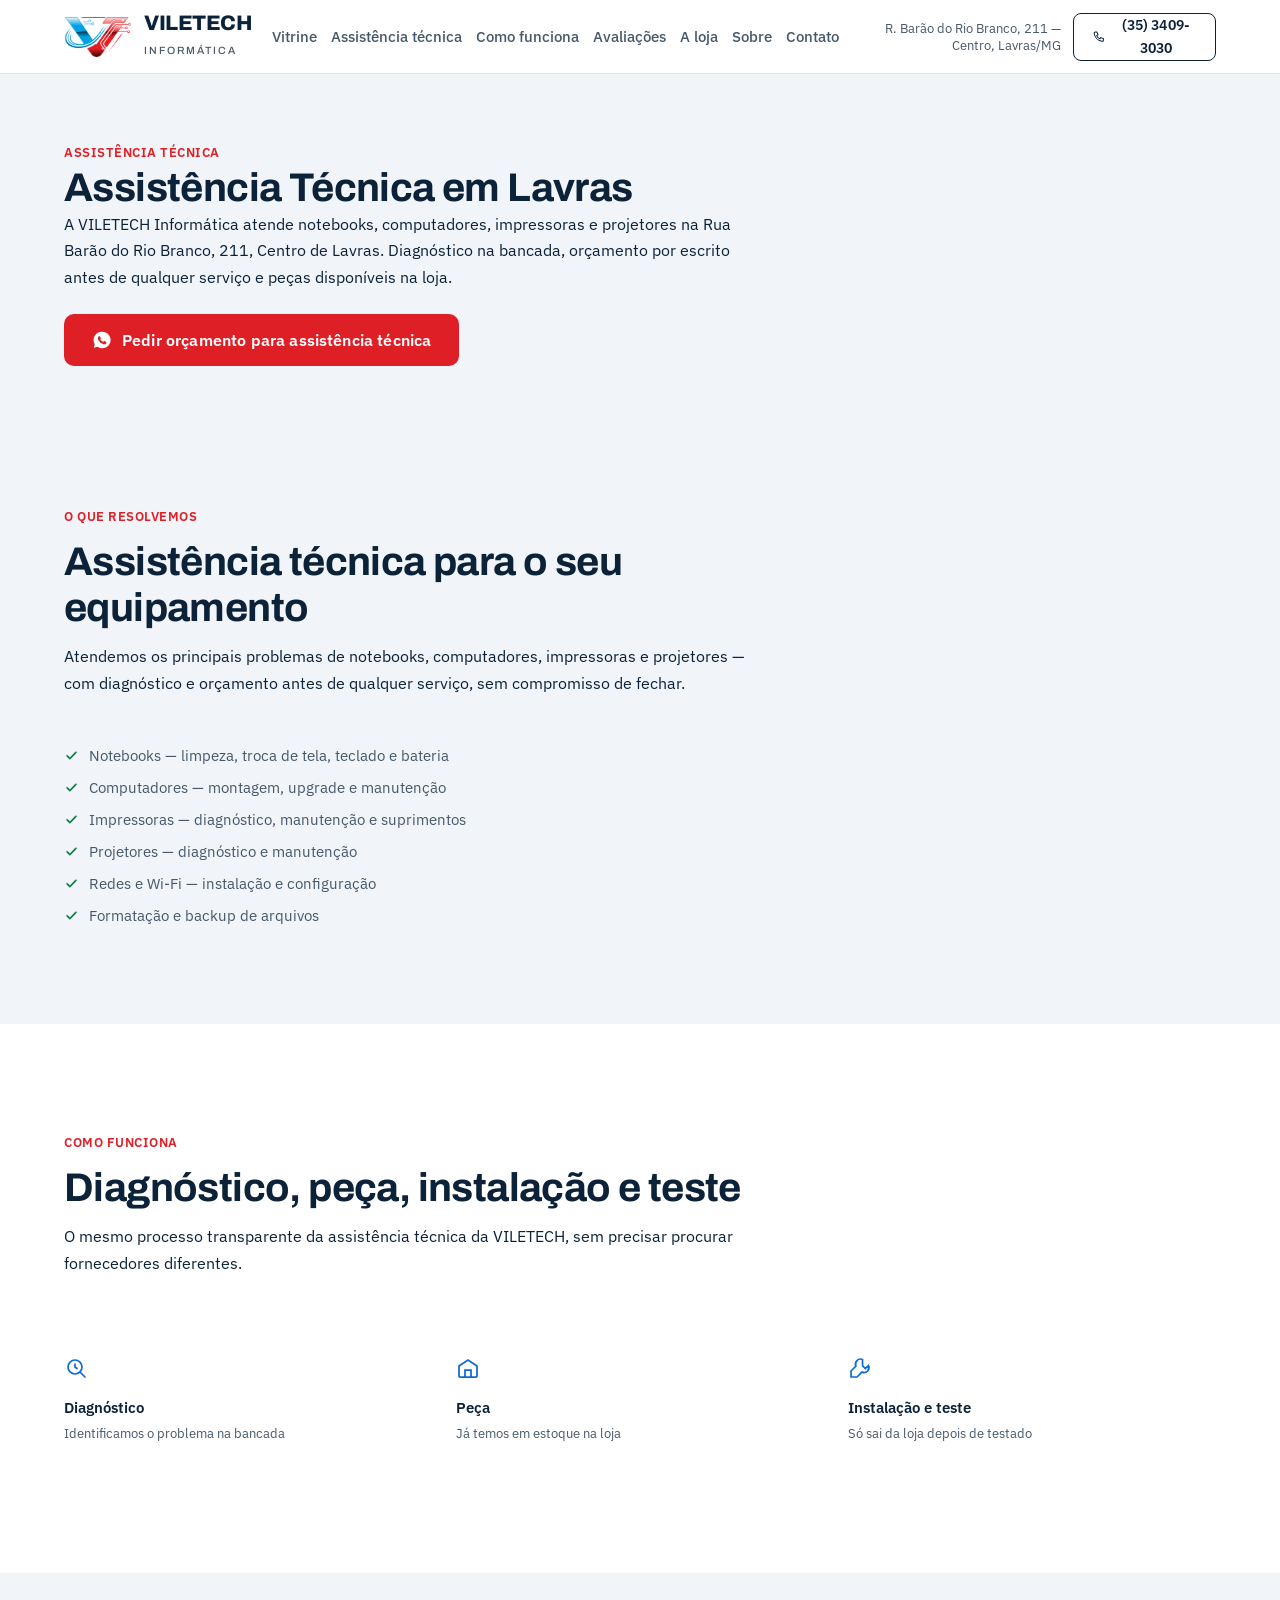
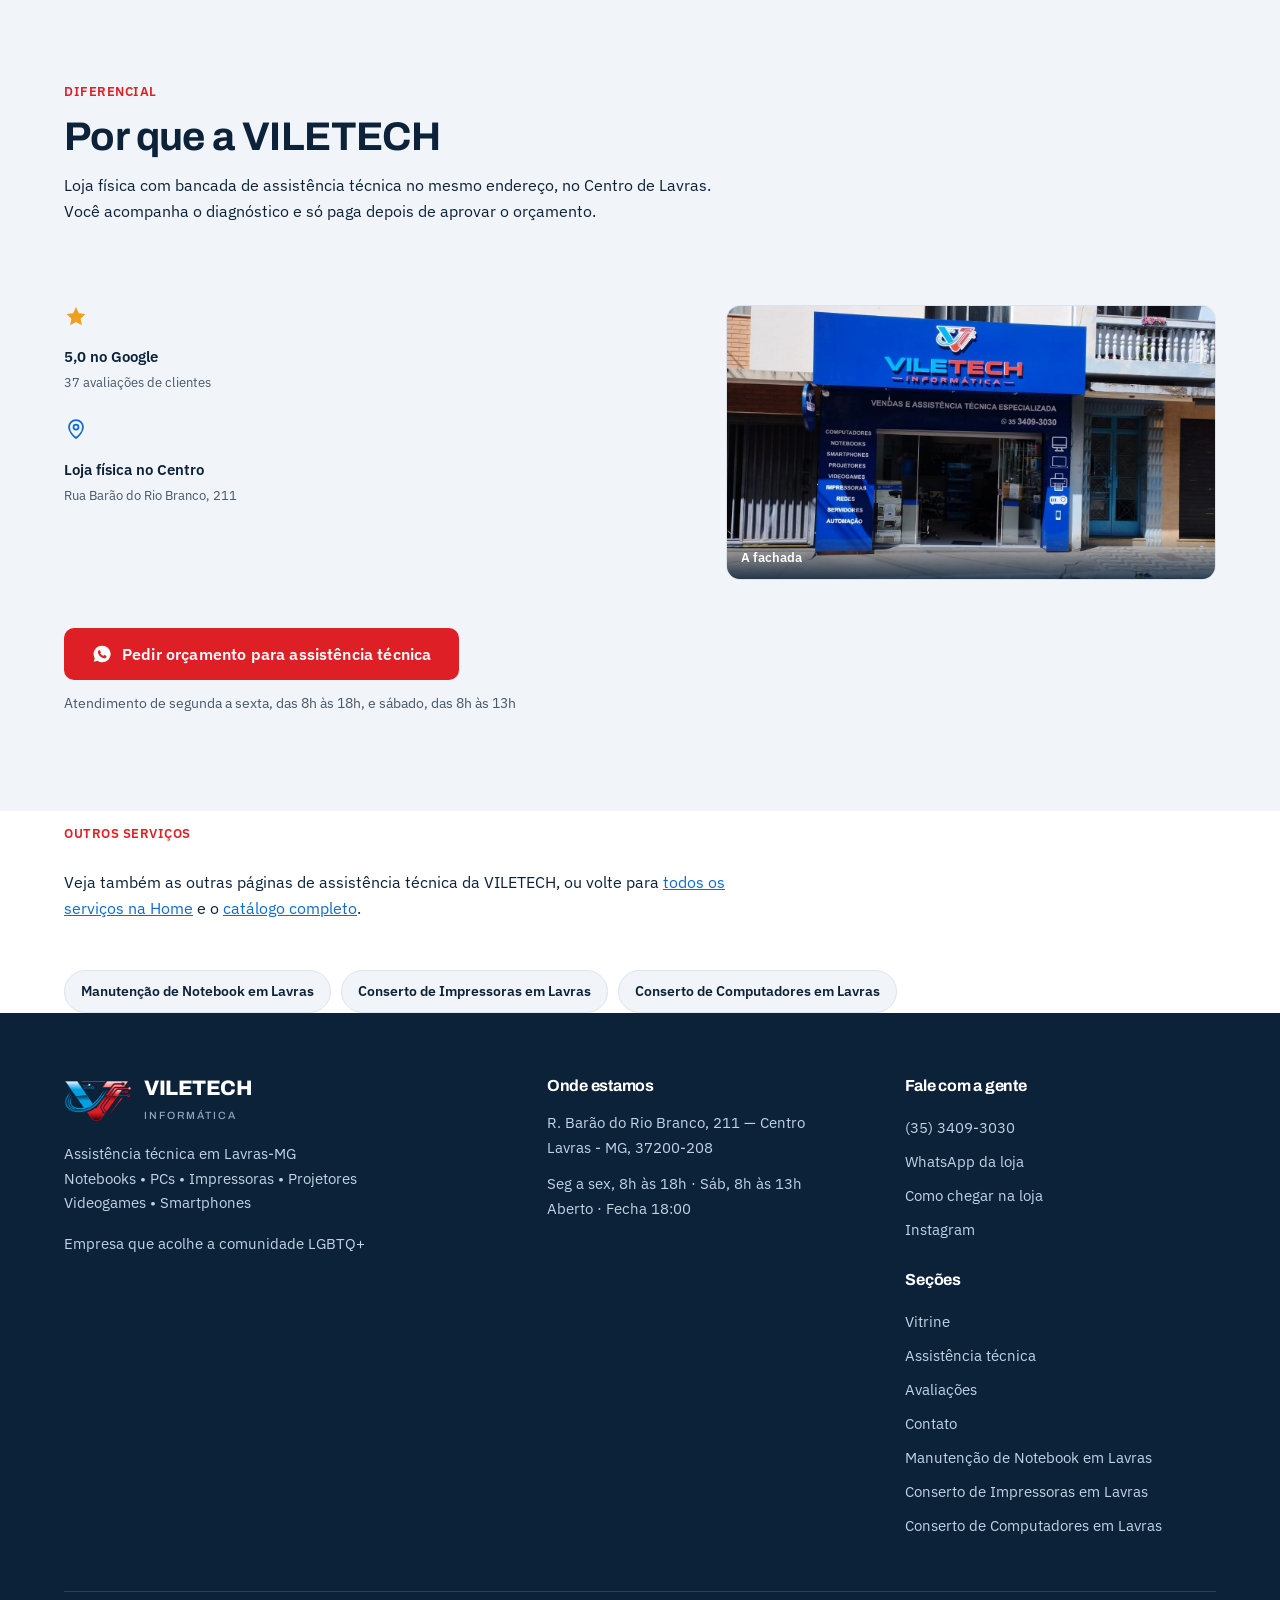
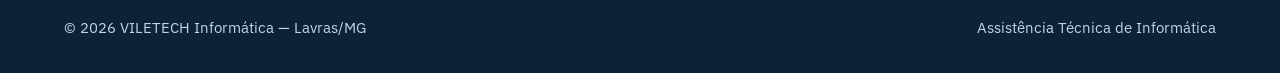
<file: assistencia-tecnica-lavras/index.html>
<!DOCTYPE html>
<html lang="pt-BR">
<head>
<meta charset="UTF-8">
<meta name="viewport" content="width=device-width, initial-scale=1">
<title>Assistência Técnica em Lavras | VILETECH Informática</title>
<meta name="description" content="Assistência técnica em Lavras/MG para notebooks, computadores, impressoras e projetores. Diagnóstico rápido, orçamento por escrito e loja física no Centro.">
<meta name="theme-color" content="#0B2239">
<meta property="og:type" content="website">
<meta property="og:locale" content="pt_BR">
<meta property="og:site_name" content="VILETECH Informática">
<meta property="og:title" content="Assistência Técnica em Lavras | VILETECH Informática">
<meta property="og:description" content="Assistência técnica em Lavras/MG para notebooks, computadores, impressoras e projetores. Diagnóstico rápido, orçamento por escrito e loja física no Centro.">
<meta property="og:url" content="https://www.viletechinformatica.com.br/assistencia-tecnica-lavras/">
<meta property="og:image" content="https://www.viletechinformatica.com.br/img/logo-viletech-512.png">
<meta name="twitter:card" content="summary">
<meta name="twitter:title" content="Assistência Técnica em Lavras | VILETECH Informática">
<meta name="twitter:description" content="Assistência técnica em Lavras/MG para notebooks, computadores, impressoras e projetores. Diagnóstico rápido, orçamento por escrito e loja física no Centro.">
<meta name="twitter:image" content="https://www.viletechinformatica.com.br/img/logo-viletech-512.png">
<link rel="canonical" href="https://www.viletechinformatica.com.br/assistencia-tecnica-lavras/">
<link rel="icon" type="image/png" href="../img/favicon-32.png">
<link rel="apple-touch-icon" href="../img/apple-touch-icon.png">
<link rel="preconnect" href="https://fonts.googleapis.com">
<link rel="preconnect" href="https://fonts.gstatic.com" crossorigin>
<link href="https://fonts.googleapis.com/css2?family=Archivo:wght@600;700;800&family=IBM+Plex+Sans:wght@400;500;600&display=swap" rel="stylesheet">
<link rel="stylesheet" href="../estilo.css">
<script type="application/ld+json">
{
  "@context": "https://schema.org",
  "@type": "BreadcrumbList",
  "itemListElement": [
    { "@type": "ListItem", "position": 1, "name": "Início", "item": "https://www.viletechinformatica.com.br/" },
    { "@type": "ListItem", "position": 2, "name": "Assistência Técnica em Lavras", "item": "https://www.viletechinformatica.com.br/assistencia-tecnica-lavras/" }
  ]
}
</script>
<!-- Google tag (gtag.js) -->
<script async src="https://www.googletagmanager.com/gtag/js?id=G-MFPZFJ15C1"></script>
<script>
  window.dataLayer = window.dataLayer || [];
  function gtag(){dataLayer.push(arguments);}
  gtag('js', new Date());

  gtag('config', 'G-MFPZFJ15C1');
</script>
</head>
<body>

<script>document.documentElement.classList.add('js');</script>

<a class="pular" href="#conteudo">Pular para o conteúdo</a>

<!-- ==========================================================================
     CABEÇALHO — igual ao da Home
     ========================================================================== -->
<header class="topo">
  <div class="topo-in">
    <a class="marca" href="../index.html" aria-label="VILETECH Informática — página inicial">
      <img class="marca-logo" src="../img/logo-viletech-mark.png" width="68" height="40" alt="" aria-hidden="true">
      <span class="marca-txt"><strong>VILETECH</strong><span>Informática</span></span>
    </a>

    <nav class="menu" id="menu" aria-label="Navegação principal">
      <a href="../index.html#vitrine">Vitrine</a>
      <a href="../index.html#servicos">Assistência técnica</a>
      <a href="../index.html#como-funciona">Como funciona</a>
      <a href="../index.html#avaliacoes">Avaliações</a>
      <a href="../index.html#loja">A loja</a>
      <a href="../sobre/">Sobre</a>
      <a href="../index.html#contato">Contato</a>
    </nav>

    <div class="topo-contato">
      <p class="topo-endereco">R. Barão do Rio Branco, 211 — Centro, Lavras/MG</p>
      <a class="btn btn-s btn-mini" href="tel:+553534093030">
        <svg width="16" height="16" viewBox="0 0 24 24" fill="none" stroke="currentColor" stroke-width="1.9" stroke-linecap="round" aria-hidden="true" focusable="false"><path d="M6 3h3l2 5-2.5 1.5a12 12 0 0 0 6 6L16 13l5 2v3a2 2 0 0 1-2.2 2A17 17 0 0 1 4 5.2 2 2 0 0 1 6 3z"/></svg>
        (35) 3409-3030
      </a>
      <button class="abre-menu" id="abreMenu" type="button" aria-expanded="false" aria-controls="menu" aria-label="Abrir menu de navegação">
        <svg width="22" height="22" viewBox="0 0 24 24" fill="none" stroke="currentColor" stroke-width="2" stroke-linecap="round" aria-hidden="true" focusable="false"><path d="M4 7h16M4 12h16M4 17h16"/></svg>
      </button>
    </div>
  </div>
</header>

<main id="conteudo">

  <!-- ========================================================================
       INTRODUÇÃO
       ======================================================================== -->
  <section class="catalogo-topo">
    <div class="container">
      <p class="selo">Assistência técnica</p>
      <h1 class="h2">Assistência Técnica em Lavras</h1>
      <p class="corpo">A VILETECH Informática atende notebooks, computadores, impressoras e projetores na Rua Barão do Rio Branco, 211, Centro de Lavras. Diagnóstico na bancada, orçamento por escrito antes de qualquer serviço e peças disponíveis na loja.</p>
      <div class="linha-btn" style="margin-top:var(--e5)">
        <a class="btn btn-p" data-zap="Olá! Gostaria de solicitar um orçamento para assistência técnica." href="https://wa.me/553534093030?text=Ol%C3%A1!%20Gostaria%20de%20solicitar%20um%20or%C3%A7amento%20para%20assist%C3%AAncia%20t%C3%A9cnica." target="_blank" rel="noopener">
          <svg width="20" height="20" viewBox="0 0 24 24" fill="currentColor" aria-hidden="true" focusable="false"><path d="M12 2a10 10 0 0 0-8.7 15l-1.2 4.4 4.5-1.2A10 10 0 1 0 12 2zm5.3 14c-.2.6-1.2 1.2-1.7 1.2-.5.1-1 .1-1.6-.1-.4-.1-.9-.3-1.5-.6-2.6-1.1-4.3-3.8-4.4-4-.1-.2-1-1.4-1-2.6 0-1.2.6-1.8.9-2.1.2-.2.5-.3.7-.3h.5c.2 0 .4 0 .6.5l.8 1.9c.1.2 0 .4-.1.5l-.3.4c-.1.1-.3.3-.1.6.1.2.6 1 1.3 1.6.9.8 1.6 1 1.9 1.2.2.1.4 0 .5-.1l.7-.8c.2-.2.3-.2.6-.1l1.7.8c.3.1.5.2.5.4 0 .1 0 .5-.2 1z"/></svg>
          Pedir orçamento para assistência técnica
        </a>
      </div>
    </div>
  </section>

  <!-- ========================================================================
       O QUE RESOLVEMOS
       ======================================================================== -->
  <section class="secao secao--cinza" aria-labelledby="tituloResolve">
    <div class="container">
      <div class="cabeca-secao revela">
        <p class="selo">O que resolvemos</p>
        <h2 class="h2" id="tituloResolve">Assistência técnica para o seu equipamento</h2>
        <p class="corpo">Atendemos os principais problemas de notebooks, computadores, impressoras e projetores — com diagnóstico e orçamento antes de qualquer serviço, sem compromisso de fechar.</p>
      </div>

      <ul class="lista-check revela" style="max-width:560px">
            <li><svg width="15" height="15" viewBox="0 0 24 24" fill="none" stroke="currentColor" stroke-width="2.6" stroke-linecap="round" aria-hidden="true" focusable="false"><path d="M5 12.5l4.5 4.5L19 7"/></svg>Notebooks — limpeza, troca de tela, teclado e bateria</li>
            <li><svg width="15" height="15" viewBox="0 0 24 24" fill="none" stroke="currentColor" stroke-width="2.6" stroke-linecap="round" aria-hidden="true" focusable="false"><path d="M5 12.5l4.5 4.5L19 7"/></svg>Computadores — montagem, upgrade e manutenção</li>
            <li><svg width="15" height="15" viewBox="0 0 24 24" fill="none" stroke="currentColor" stroke-width="2.6" stroke-linecap="round" aria-hidden="true" focusable="false"><path d="M5 12.5l4.5 4.5L19 7"/></svg>Impressoras — diagnóstico, manutenção e suprimentos</li>
            <li><svg width="15" height="15" viewBox="0 0 24 24" fill="none" stroke="currentColor" stroke-width="2.6" stroke-linecap="round" aria-hidden="true" focusable="false"><path d="M5 12.5l4.5 4.5L19 7"/></svg>Projetores — diagnóstico e manutenção</li>
            <li><svg width="15" height="15" viewBox="0 0 24 24" fill="none" stroke="currentColor" stroke-width="2.6" stroke-linecap="round" aria-hidden="true" focusable="false"><path d="M5 12.5l4.5 4.5L19 7"/></svg>Redes e Wi-Fi — instalação e configuração</li>
            <li><svg width="15" height="15" viewBox="0 0 24 24" fill="none" stroke="currentColor" stroke-width="2.6" stroke-linecap="round" aria-hidden="true" focusable="false"><path d="M5 12.5l4.5 4.5L19 7"/></svg>Formatação e backup de arquivos</li>
      </ul>
    </div>
  </section>

  <!-- ========================================================================
       COMO FUNCIONA
       ======================================================================== -->
  <section class="secao" aria-labelledby="tituloComoFunciona">
    <div class="container">
      <div class="cabeca-secao revela">
        <p class="selo">Como funciona</p>
        <h2 class="h2" id="tituloComoFunciona">Diagnóstico, peça, instalação e teste</h2>
        <p class="corpo">O mesmo processo transparente da assistência técnica da VILETECH, sem precisar procurar fornecedores diferentes.</p>
      </div>

      <ul class="confianca">
        <li class="revela">
          <span class="ic" aria-hidden="true"><svg width="24" height="24" viewBox="0 0 24 24" fill="none" stroke="currentColor" stroke-width="1.7" stroke-linecap="round" focusable="false"><circle cx="11" cy="11" r="7"/><path d="M16.5 16.5L21 21M11 8v3l2 1.5"/></svg></span>
          <strong>Diagnóstico</strong><span>Identificamos o problema na bancada</span>
        </li>
        <li class="revela" data-atraso="1">
          <span class="ic" aria-hidden="true"><svg width="24" height="24" viewBox="0 0 24 24" fill="none" stroke="currentColor" stroke-width="1.75" focusable="false"><path d="M3 10l9-6 9 6v10a1 1 0 0 1-1 1H4a1 1 0 0 1-1-1z"/><path d="M9 21v-7h6v7"/></svg></span>
          <strong>Peça</strong><span>Já temos em estoque na loja</span>
        </li>
        <li class="revela" data-atraso="2">
          <span class="ic" aria-hidden="true"><svg width="24" height="24" viewBox="0 0 24 24" fill="none" stroke="currentColor" stroke-width="1.7" stroke-linecap="round" focusable="false"><path d="M14.5 3.5a5 5 0 0 0-6.6 6.6L3 15v6h6l4.9-4.9a5 5 0 0 0 6.6-6.6l-3.1 3.1-2.8-2.8z"/></svg></span>
          <strong>Instalação e teste</strong><span>Só sai da loja depois de testado</span>
        </li>
      </ul>
    </div>
  </section>

  <!-- ========================================================================
       DIFERENCIAL + LOJA
       ======================================================================== -->
  <section class="secao secao--cinza" aria-labelledby="tituloDiferencial">
    <div class="container">
      <div class="cabeca-secao revela">
        <p class="selo">Diferencial</p>
        <h2 class="h2" id="tituloDiferencial">Por que a VILETECH</h2>
        <p class="corpo">Loja física com bancada de assistência técnica no mesmo endereço, no Centro de Lavras. Você acompanha o diagnóstico e só paga depois de aprovar o orçamento.</p>
      </div>

      <div class="duas-colunas">
        <div class="revela">
          <ul class="confianca" style="grid-template-columns:1fr">
            <li class="revela">
              <span class="ic" aria-hidden="true"><svg width="24" height="24" viewBox="0 0 24 24" fill="#F0A020" aria-hidden="true" focusable="false"><path d="M12 2l2.9 6.3 6.6.8-4.9 4.6 1.3 6.6L12 17l-5.9 3.3 1.3-6.6L2.5 9.1l6.6-.8z"/></svg></span>
              <strong>5,0 no Google</strong><span>37 avaliações de clientes</span>
            </li>
            <li class="revela" data-atraso="1">
              <span class="ic" aria-hidden="true"><svg width="24" height="24" viewBox="0 0 24 24" fill="none" stroke="currentColor" stroke-width="1.75" focusable="false"><path d="M12 21s7-5.2 7-11a7 7 0 1 0-14 0c0 5.8 7 11 7 11z"/><circle cx="12" cy="10" r="2.5"/></svg></span>
              <strong>Loja física no Centro</strong><span>Rua Barão do Rio Branco, 211</span>
            </li>
          </ul>
        </div>

        <div class="revela" data-atraso="1">
          <div class="galeria">
            <figure class="foto-loja" style="aspect-ratio:16/9">
              <img src="../fotos/fachada.png" alt="Fachada da loja VILETECH Informática, onde é feita a assistência técnica em Lavras" loading="lazy" decoding="async" width="1600" height="720" style="position:absolute;inset:0">
              <figcaption>A fachada</figcaption>
            </figure>
          </div>
        </div>
      </div>

      <div class="linha-btn revela" style="margin-top:var(--e7);flex-direction:column;align-items:flex-start;gap:0">
        <a class="btn btn-p" data-zap="Olá! Gostaria de solicitar um orçamento para assistência técnica." href="https://wa.me/553534093030?text=Ol%C3%A1!%20Gostaria%20de%20solicitar%20um%20or%C3%A7amento%20para%20assist%C3%AAncia%20t%C3%A9cnica." target="_blank" rel="noopener">
          <svg width="20" height="20" viewBox="0 0 24 24" fill="currentColor" aria-hidden="true" focusable="false"><path d="M12 2a10 10 0 0 0-8.7 15l-1.2 4.4 4.5-1.2A10 10 0 1 0 12 2zm5.3 14c-.2.6-1.2 1.2-1.7 1.2-.5.1-1 .1-1.6-.1-.4-.1-.9-.3-1.5-.6-2.6-1.1-4.3-3.8-4.4-4-.1-.2-1-1.4-1-2.6 0-1.2.6-1.8.9-2.1.2-.2.5-.3.7-.3h.5c.2 0 .4 0 .6.5l.8 1.9c.1.2 0 .4-.1.5l-.3.4c-.1.1-.3.3-.1.6.1.2.6 1 1.3 1.6.9.8 1.6 1 1.9 1.2.2.1.4 0 .5-.1l.7-.8c.2-.2.3-.2.6-.1l1.7.8c.3.1.5.2.5.4 0 .1 0 .5-.2 1z"/></svg>
          Pedir orçamento para assistência técnica
        </a>
        <p class="micro-cta">Atendimento de segunda a sexta, das 8h às 18h, e sábado, das 8h às 13h</p>
      </div>
    </div>
  </section>

  <!-- ========================================================================
       OUTROS SERVIÇOS — links internos
       ======================================================================== -->
  <section aria-labelledby="tituloOutrosServicos">
    <div class="container">
      <div class="cabeca-secao revela">
        <p class="selo" id="tituloOutrosServicos">Outros serviços</p>
        <p class="corpo">Veja também as outras páginas de assistência técnica da VILETECH, ou volte para <a href="../index.html#servicos">todos os serviços na Home</a> e o <a href="../catalogo.html">catálogo completo</a>.</p>
      </div>
      <ul class="chips revela">
        <li><a class="chip" href="../manutencao-notebook-lavras/" style="text-decoration:none;display:inline-block">Manutenção de Notebook em Lavras</a></li>
        <li><a class="chip" href="../conserto-impressoras-lavras/" style="text-decoration:none;display:inline-block">Conserto de Impressoras em Lavras</a></li>
        <li><a class="chip" href="../conserto-computadores-lavras/" style="text-decoration:none;display:inline-block">Conserto de Computadores em Lavras</a></li>
      </ul>
    </div>
  </section>

</main>

<!-- ==========================================================================
     RODAPÉ — igual ao da Home
     ========================================================================== -->
<footer class="rodape">
  <div class="container">
    <div class="rodape-grade">
      <div>
        <div class="marca" style="margin-bottom:var(--e4)">
          <img class="marca-logo" src="../img/logo-viletech-mark.png" width="68" height="40" alt="" aria-hidden="true">
          <span class="marca-txt"><strong>VILETECH</strong><span>Informática</span></span>
        </div>
        <p>Assistência técnica em Lavras-MG<br>Notebooks • PCs • Impressoras • Projetores<br>Videogames • Smartphones</p>
        <p style="margin-top:var(--e4)">Empresa que acolhe a comunidade LGBTQ+</p>
      </div>

      <div>
        <h2>Onde estamos</h2>
        <p>R. Barão do Rio Branco, 211 — Centro<br>Lavras - MG, 37200-208</p>
        <p style="margin-top:var(--e3)">Seg a sex, 8h às 18h · Sáb, 8h às 13h<br>Aberto · Fecha 18:00</p>
      </div>

      <div>
        <h2>Fale com a gente</h2>
        <ul>
          <li><a href="tel:+553534093030">(35) 3409-3030</a></li>
          <li><a data-zap="Olá! Gostaria de solicitar um orçamento para assistência técnica." href="https://wa.me/553534093030?text=Ol%C3%A1!%20Gostaria%20de%20solicitar%20um%20or%C3%A7amento%20para%20assist%C3%AAncia%20t%C3%A9cnica." target="_blank" rel="noopener">WhatsApp da loja</a></li>
          <li><a href="https://www.google.com/maps/search/?api=1&amp;query=Viletech%20Inform%C3%A1tica%20Rua%20Bar%C3%A3o%20do%20Rio%20Branco%20211%20Lavras%20MG" target="_blank" rel="noopener">Como chegar na loja</a></li>
          <li><a href="https://www.instagram.com/viletech_informatica/" target="_blank" rel="noopener">Instagram</a></li>
        </ul>
        <h2 style="margin-top:var(--e5)">Seções</h2>
        <ul>
          <li><a href="../index.html#vitrine">Vitrine</a></li>
          <li><a href="../index.html#servicos">Assistência técnica</a></li>
          <li><a href="../index.html#avaliacoes">Avaliações</a></li>
          <li><a href="../index.html#contato">Contato</a></li>
          <li><a href="../manutencao-notebook-lavras/">Manutenção de Notebook em Lavras</a></li>
          <li><a href="../conserto-impressoras-lavras/">Conserto de Impressoras em Lavras</a></li>
          <li><a href="../conserto-computadores-lavras/">Conserto de Computadores em Lavras</a></li>
        </ul>
      </div>
    </div>

    <div class="rodape-fim">
      <p>© <span id="ano">2026</span> VILETECH Informática — Lavras/MG</p>
      <p>Assistência Técnica de Informática</p>
    </div>
  </div>
</footer>

<!-- ========================= BOTÃO FLUTUANTE ========================= -->
<div class="flutuante-area" id="areaFlutuante">
  <a class="flutuante" id="flutuante" data-zap="Olá! Gostaria de solicitar um orçamento para assistência técnica." href="https://wa.me/553534093030?text=Ol%C3%A1!%20Gostaria%20de%20solicitar%20um%20or%C3%A7amento%20para%20assist%C3%AAncia%20t%C3%A9cnica." target="_blank" rel="noopener" aria-label="Falar no WhatsApp com a VILETECH Informática">
    <svg width="30" height="30" viewBox="0 0 24 24" fill="currentColor" aria-hidden="true" focusable="false"><path d="M12 2a10 10 0 0 0-8.7 15l-1.2 4.4 4.5-1.2A10 10 0 1 0 12 2zm5.3 14c-.2.6-1.2 1.2-1.7 1.2-.5.1-1 .1-1.6-.1-.4-.1-.9-.3-1.5-.6-2.6-1.1-4.3-3.8-4.4-4-.1-.2-1-1.4-1-2.6 0-1.2.6-1.8.9-2.1.2-.2.5-.3.7-.3h.5c.2 0 .4 0 .6.5l.8 1.9c.1.2 0 .4-.1.5l-.3.4c-.1.1-.3.3-.1.6.1.2.6 1 1.3 1.6.9.8 1.6 1 1.9 1.2.2.1.4 0 .5-.1l.7-.8c.2-.2.3-.2.6-.1l1.7.8c.3.1.5.2.5.4 0 .1 0 .5-.2 1z"/></svg>
  </a>
</div>

<!-- ========================= BARRA FIXA MOBILE ========================= -->
<nav class="barra-mobile" aria-label="Ações rápidas de contato">
  <a class="btn btn-w" data-zap="Olá! Gostaria de solicitar um orçamento para assistência técnica." href="https://wa.me/553534093030?text=Ol%C3%A1!%20Gostaria%20de%20solicitar%20um%20or%C3%A7amento%20para%20assist%C3%AAncia%20t%C3%A9cnica." target="_blank" rel="noopener">
    <svg width="20" height="20" viewBox="0 0 24 24" fill="currentColor" aria-hidden="true" focusable="false"><path d="M12 2a10 10 0 0 0-8.7 15l-1.2 4.4 4.5-1.2A10 10 0 1 0 12 2zm5.3 14c-.2.6-1.2 1.2-1.7 1.2-.5.1-1 .1-1.6-.1-.4-.1-.9-.3-1.5-.6-2.6-1.1-4.3-3.8-4.4-4-.1-.2-1-1.4-1-2.6 0-1.2.6-1.8.9-2.1.2-.2.5-.3.7-.3h.5c.2 0 .4 0 .6.5l.8 1.9c.1.2 0 .4-.1.5l-.3.4c-.1.1-.3.3-.1.6.1.2.6 1 1.3 1.6.9.8 1.6 1 1.9 1.2.2.1.4 0 .5-.1l.7-.8c.2-.2.3-.2.6-.1l1.7.8c.3.1.5.2.5.4 0 .1 0 .5-.2 1z"/></svg>
    WhatsApp
  </a>
  <a class="btn btn-s" href="tel:+553534093030" aria-label="Ligar para (35) 3409-3030">Ligar</a>
</nav>

<script src="../dados-produtos.js"></script>
<script>
(function(){
  'use strict';

  document.querySelectorAll('[data-zap]').forEach(function(el){
    el.setAttribute('href','https://wa.me/' + NUMERO_WHATSAPP + '?text=' + encodeURIComponent(el.dataset.zap));
  });

  var semAnimacao = window.matchMedia('(prefers-reduced-motion: reduce)').matches;

  /* MENU MOBILE */
  var abreMenu = document.getElementById('abreMenu');
  var menu = document.getElementById('menu');

  function fechaMenu(){
    menu.classList.remove('aberto');
    abreMenu.setAttribute('aria-expanded','false');
    abreMenu.setAttribute('aria-label','Abrir menu de navegação');
  }

  abreMenu.addEventListener('click', function(){
    var aberto = menu.classList.toggle('aberto');
    abreMenu.setAttribute('aria-expanded', String(aberto));
    abreMenu.setAttribute('aria-label', aberto ? 'Fechar menu de navegação' : 'Abrir menu de navegação');
  });

  menu.addEventListener('click', function(e){
    if(e.target.tagName === 'A') fechaMenu();
  });

  document.addEventListener('keydown', function(e){
    if(e.key === 'Escape' && menu.classList.contains('aberto')){
      fechaMenu();
      abreMenu.focus();
    }
  });

  /* REVELAR BLOCOS AO ROLAR */
  var blocos = document.querySelectorAll('.revela');
  if(semAnimacao || !('IntersectionObserver' in window)){
    blocos.forEach(function(b){ b.classList.add('dentro'); });
  } else {
    var obsRevela = new IntersectionObserver(function(entradas){
      entradas.forEach(function(entrada){
        if(entrada.isIntersecting){
          entrada.target.classList.add('dentro');
          obsRevela.unobserve(entrada.target);
        }
      });
    }, { rootMargin: '0px 0px -12% 0px', threshold: 0.12 });
    blocos.forEach(function(b){ obsRevela.observe(b); });
  }

  /* BOTÃO FLUTUANTE */
  var area = document.getElementById('areaFlutuante');
  function checaRolagem(){
    var altura = document.documentElement.scrollHeight - window.innerHeight;
    var progresso = altura > 0 ? window.scrollY / altura : 0;
    area.classList.toggle('visivel', progresso > 0.25);
  }
  window.addEventListener('scroll', checaRolagem, { passive: true });
  window.addEventListener('resize', checaRolagem, { passive: true });
  checaRolagem();

  /* ANO NO RODAPÉ */
  document.getElementById('ano').textContent = new Date().getFullYear();
})();
</script>

</body>
</html>
</file>
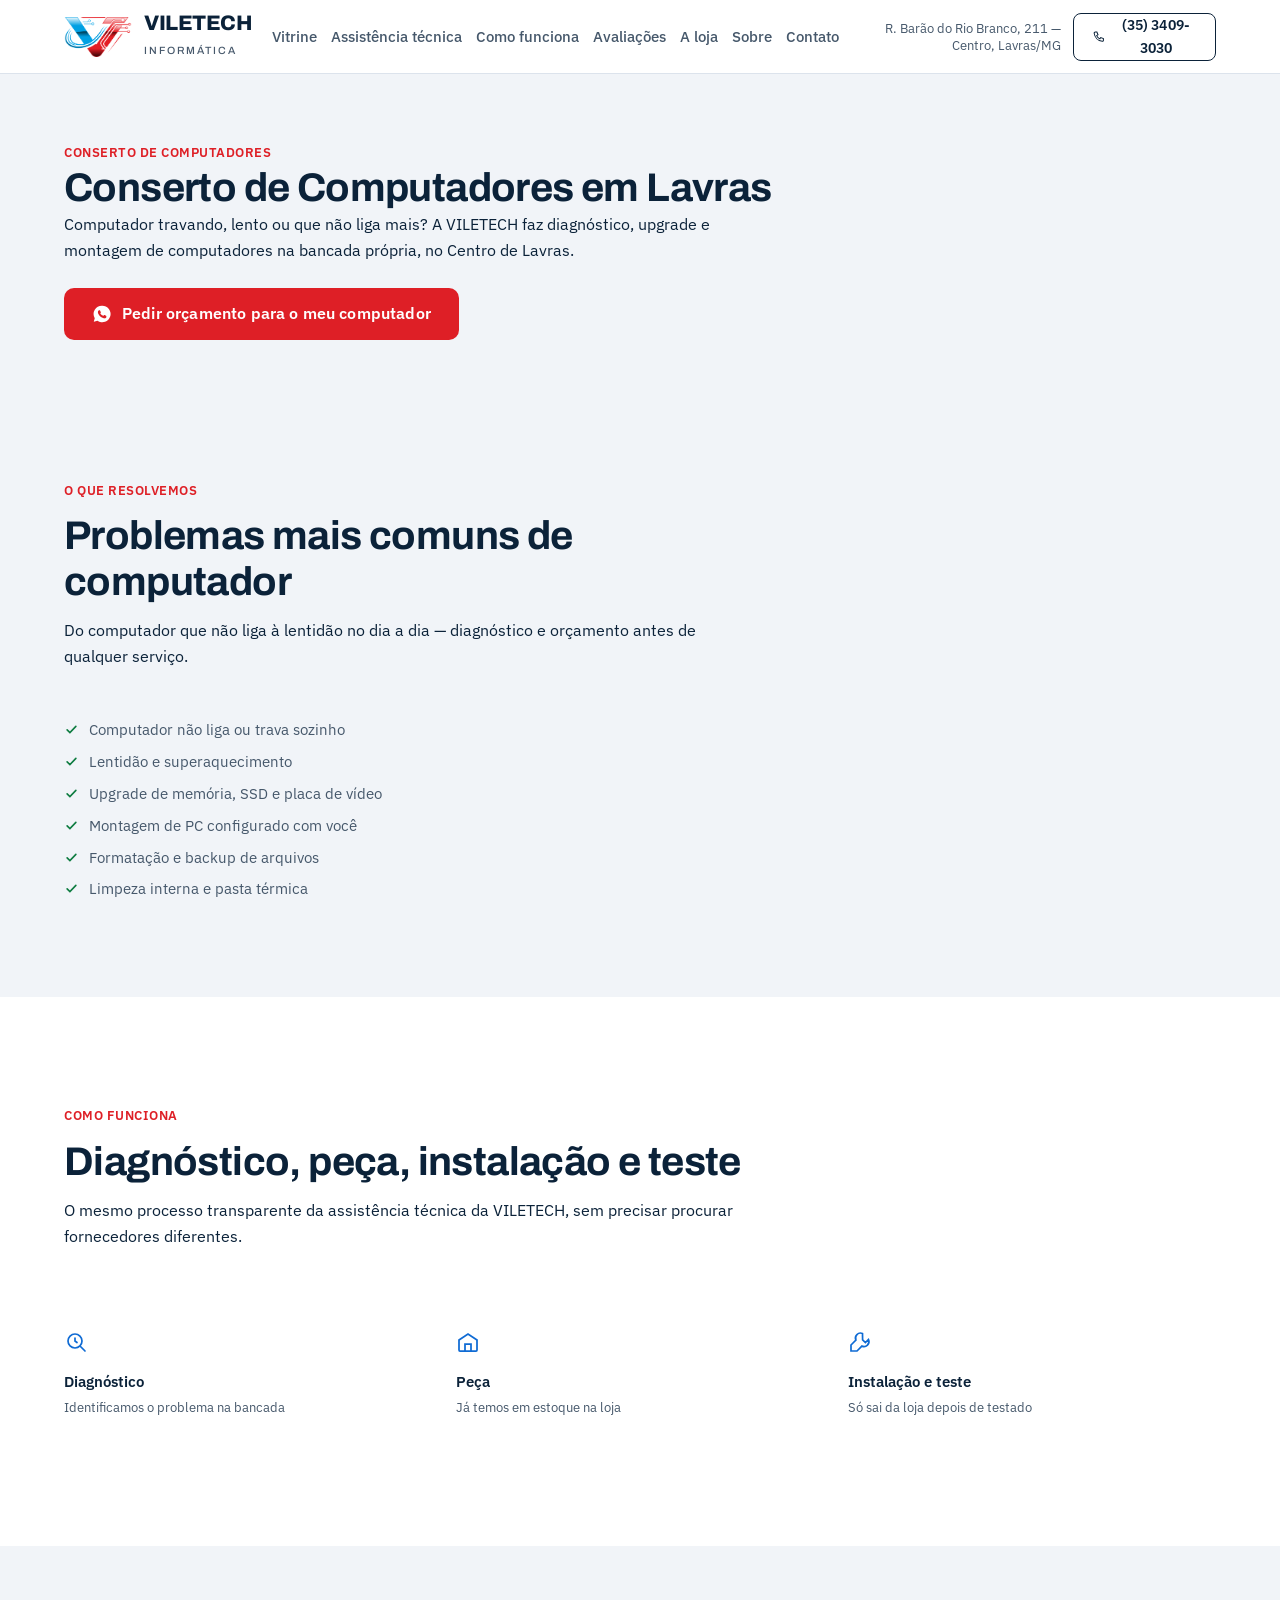
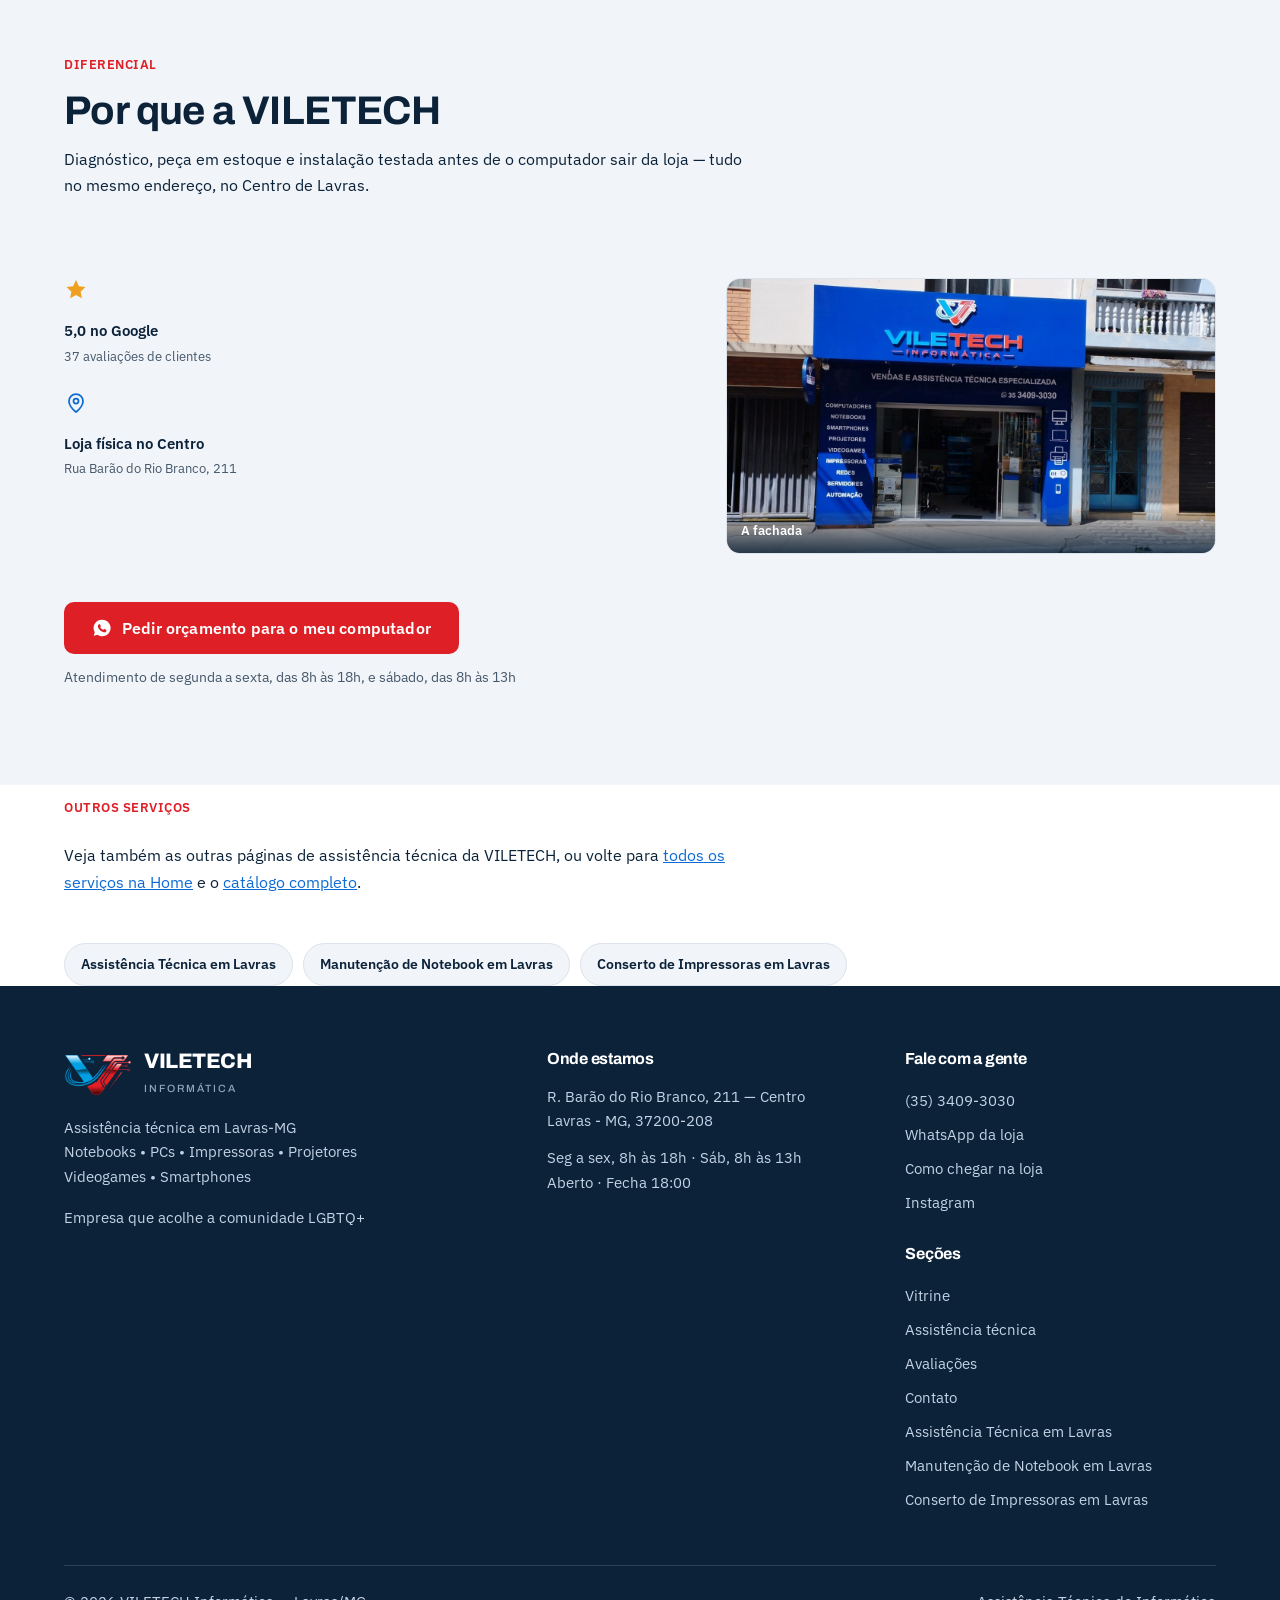
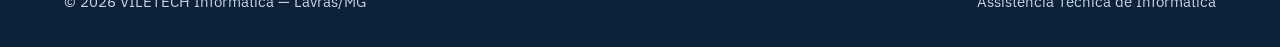
<file: conserto-computadores-lavras/index.html>
<!DOCTYPE html>
<html lang="pt-BR">
<head>
<meta charset="UTF-8">
<meta name="viewport" content="width=device-width, initial-scale=1">
<title>Conserto de Computadores em Lavras | VILETECH Informática</title>
<meta name="description" content="Conserto de computadores em Lavras/MG: diagnóstico, upgrade, formatação e montagem. Bancada própria no Centro de Lavras, com orçamento por escrito.">
<meta name="theme-color" content="#0B2239">
<meta property="og:type" content="website">
<meta property="og:locale" content="pt_BR">
<meta property="og:site_name" content="VILETECH Informática">
<meta property="og:title" content="Conserto de Computadores em Lavras | VILETECH Informática">
<meta property="og:description" content="Conserto de computadores em Lavras/MG: diagnóstico, upgrade, formatação e montagem. Bancada própria no Centro de Lavras, com orçamento por escrito.">
<meta property="og:url" content="https://www.viletechinformatica.com.br/conserto-computadores-lavras/">
<meta property="og:image" content="https://www.viletechinformatica.com.br/img/logo-viletech-512.png">
<meta name="twitter:card" content="summary">
<meta name="twitter:title" content="Conserto de Computadores em Lavras | VILETECH Informática">
<meta name="twitter:description" content="Conserto de computadores em Lavras/MG: diagnóstico, upgrade, formatação e montagem. Bancada própria no Centro de Lavras, com orçamento por escrito.">
<meta name="twitter:image" content="https://www.viletechinformatica.com.br/img/logo-viletech-512.png">
<link rel="canonical" href="https://www.viletechinformatica.com.br/conserto-computadores-lavras/">
<link rel="icon" type="image/png" href="../img/favicon-32.png">
<link rel="apple-touch-icon" href="../img/apple-touch-icon.png">
<link rel="preconnect" href="https://fonts.googleapis.com">
<link rel="preconnect" href="https://fonts.gstatic.com" crossorigin>
<link href="https://fonts.googleapis.com/css2?family=Archivo:wght@600;700;800&family=IBM+Plex+Sans:wght@400;500;600&display=swap" rel="stylesheet">
<link rel="stylesheet" href="../estilo.css">
<script type="application/ld+json">
{
  "@context": "https://schema.org",
  "@type": "BreadcrumbList",
  "itemListElement": [
    { "@type": "ListItem", "position": 1, "name": "Início", "item": "https://www.viletechinformatica.com.br/" },
    { "@type": "ListItem", "position": 2, "name": "Conserto de Computadores em Lavras", "item": "https://www.viletechinformatica.com.br/conserto-computadores-lavras/" }
  ]
}
</script>
<!-- Google tag (gtag.js) -->
<script async src="https://www.googletagmanager.com/gtag/js?id=G-MFPZFJ15C1"></script>
<script>
  window.dataLayer = window.dataLayer || [];
  function gtag(){dataLayer.push(arguments);}
  gtag('js', new Date());

  gtag('config', 'G-MFPZFJ15C1');
</script>
</head>
<body>

<script>document.documentElement.classList.add('js');</script>

<a class="pular" href="#conteudo">Pular para o conteúdo</a>

<!-- ==========================================================================
     CABEÇALHO — igual ao da Home
     ========================================================================== -->
<header class="topo">
  <div class="topo-in">
    <a class="marca" href="../index.html" aria-label="VILETECH Informática — página inicial">
      <img class="marca-logo" src="../img/logo-viletech-mark.png" width="68" height="40" alt="" aria-hidden="true">
      <span class="marca-txt"><strong>VILETECH</strong><span>Informática</span></span>
    </a>

    <nav class="menu" id="menu" aria-label="Navegação principal">
      <a href="../index.html#vitrine">Vitrine</a>
      <a href="../index.html#servicos">Assistência técnica</a>
      <a href="../index.html#como-funciona">Como funciona</a>
      <a href="../index.html#avaliacoes">Avaliações</a>
      <a href="../index.html#loja">A loja</a>
      <a href="../sobre/">Sobre</a>
      <a href="../index.html#contato">Contato</a>
    </nav>

    <div class="topo-contato">
      <p class="topo-endereco">R. Barão do Rio Branco, 211 — Centro, Lavras/MG</p>
      <a class="btn btn-s btn-mini" href="tel:+553534093030">
        <svg width="16" height="16" viewBox="0 0 24 24" fill="none" stroke="currentColor" stroke-width="1.9" stroke-linecap="round" aria-hidden="true" focusable="false"><path d="M6 3h3l2 5-2.5 1.5a12 12 0 0 0 6 6L16 13l5 2v3a2 2 0 0 1-2.2 2A17 17 0 0 1 4 5.2 2 2 0 0 1 6 3z"/></svg>
        (35) 3409-3030
      </a>
      <button class="abre-menu" id="abreMenu" type="button" aria-expanded="false" aria-controls="menu" aria-label="Abrir menu de navegação">
        <svg width="22" height="22" viewBox="0 0 24 24" fill="none" stroke="currentColor" stroke-width="2" stroke-linecap="round" aria-hidden="true" focusable="false"><path d="M4 7h16M4 12h16M4 17h16"/></svg>
      </button>
    </div>
  </div>
</header>

<main id="conteudo">

  <!-- ========================================================================
       INTRODUÇÃO
       ======================================================================== -->
  <section class="catalogo-topo">
    <div class="container">
      <p class="selo">Conserto de computadores</p>
      <h1 class="h2">Conserto de Computadores em Lavras</h1>
      <p class="corpo">Computador travando, lento ou que não liga mais? A VILETECH faz diagnóstico, upgrade e montagem de computadores na bancada própria, no Centro de Lavras.</p>
      <div class="linha-btn" style="margin-top:var(--e5)">
        <a class="btn btn-p" data-zap="Olá! Gostaria de solicitar um orçamento para conserto do meu computador." href="https://wa.me/553534093030?text=Ol%C3%A1!%20Gostaria%20de%20solicitar%20um%20or%C3%A7amento%20para%20conserto%20do%20meu%20computador." target="_blank" rel="noopener">
          <svg width="20" height="20" viewBox="0 0 24 24" fill="currentColor" aria-hidden="true" focusable="false"><path d="M12 2a10 10 0 0 0-8.7 15l-1.2 4.4 4.5-1.2A10 10 0 1 0 12 2zm5.3 14c-.2.6-1.2 1.2-1.7 1.2-.5.1-1 .1-1.6-.1-.4-.1-.9-.3-1.5-.6-2.6-1.1-4.3-3.8-4.4-4-.1-.2-1-1.4-1-2.6 0-1.2.6-1.8.9-2.1.2-.2.5-.3.7-.3h.5c.2 0 .4 0 .6.5l.8 1.9c.1.2 0 .4-.1.5l-.3.4c-.1.1-.3.3-.1.6.1.2.6 1 1.3 1.6.9.8 1.6 1 1.9 1.2.2.1.4 0 .5-.1l.7-.8c.2-.2.3-.2.6-.1l1.7.8c.3.1.5.2.5.4 0 .1 0 .5-.2 1z"/></svg>
          Pedir orçamento para o meu computador
        </a>
      </div>
    </div>
  </section>

  <!-- ========================================================================
       O QUE RESOLVEMOS
       ======================================================================== -->
  <section class="secao secao--cinza" aria-labelledby="tituloResolve">
    <div class="container">
      <div class="cabeca-secao revela">
        <p class="selo">O que resolvemos</p>
        <h2 class="h2" id="tituloResolve">Problemas mais comuns de computador</h2>
        <p class="corpo">Do computador que não liga à lentidão no dia a dia — diagnóstico e orçamento antes de qualquer serviço.</p>
      </div>

      <ul class="lista-check revela" style="max-width:560px">
            <li><svg width="15" height="15" viewBox="0 0 24 24" fill="none" stroke="currentColor" stroke-width="2.6" stroke-linecap="round" aria-hidden="true" focusable="false"><path d="M5 12.5l4.5 4.5L19 7"/></svg>Computador não liga ou trava sozinho</li>
            <li><svg width="15" height="15" viewBox="0 0 24 24" fill="none" stroke="currentColor" stroke-width="2.6" stroke-linecap="round" aria-hidden="true" focusable="false"><path d="M5 12.5l4.5 4.5L19 7"/></svg>Lentidão e superaquecimento</li>
            <li><svg width="15" height="15" viewBox="0 0 24 24" fill="none" stroke="currentColor" stroke-width="2.6" stroke-linecap="round" aria-hidden="true" focusable="false"><path d="M5 12.5l4.5 4.5L19 7"/></svg>Upgrade de memória, SSD e placa de vídeo</li>
            <li><svg width="15" height="15" viewBox="0 0 24 24" fill="none" stroke="currentColor" stroke-width="2.6" stroke-linecap="round" aria-hidden="true" focusable="false"><path d="M5 12.5l4.5 4.5L19 7"/></svg>Montagem de PC configurado com você</li>
            <li><svg width="15" height="15" viewBox="0 0 24 24" fill="none" stroke="currentColor" stroke-width="2.6" stroke-linecap="round" aria-hidden="true" focusable="false"><path d="M5 12.5l4.5 4.5L19 7"/></svg>Formatação e backup de arquivos</li>
            <li><svg width="15" height="15" viewBox="0 0 24 24" fill="none" stroke="currentColor" stroke-width="2.6" stroke-linecap="round" aria-hidden="true" focusable="false"><path d="M5 12.5l4.5 4.5L19 7"/></svg>Limpeza interna e pasta térmica</li>
      </ul>
    </div>
  </section>

  <!-- ========================================================================
       COMO FUNCIONA
       ======================================================================== -->
  <section class="secao" aria-labelledby="tituloComoFunciona">
    <div class="container">
      <div class="cabeca-secao revela">
        <p class="selo">Como funciona</p>
        <h2 class="h2" id="tituloComoFunciona">Diagnóstico, peça, instalação e teste</h2>
        <p class="corpo">O mesmo processo transparente da assistência técnica da VILETECH, sem precisar procurar fornecedores diferentes.</p>
      </div>

      <ul class="confianca">
        <li class="revela">
          <span class="ic" aria-hidden="true"><svg width="24" height="24" viewBox="0 0 24 24" fill="none" stroke="currentColor" stroke-width="1.7" stroke-linecap="round" focusable="false"><circle cx="11" cy="11" r="7"/><path d="M16.5 16.5L21 21M11 8v3l2 1.5"/></svg></span>
          <strong>Diagnóstico</strong><span>Identificamos o problema na bancada</span>
        </li>
        <li class="revela" data-atraso="1">
          <span class="ic" aria-hidden="true"><svg width="24" height="24" viewBox="0 0 24 24" fill="none" stroke="currentColor" stroke-width="1.75" focusable="false"><path d="M3 10l9-6 9 6v10a1 1 0 0 1-1 1H4a1 1 0 0 1-1-1z"/><path d="M9 21v-7h6v7"/></svg></span>
          <strong>Peça</strong><span>Já temos em estoque na loja</span>
        </li>
        <li class="revela" data-atraso="2">
          <span class="ic" aria-hidden="true"><svg width="24" height="24" viewBox="0 0 24 24" fill="none" stroke="currentColor" stroke-width="1.7" stroke-linecap="round" focusable="false"><path d="M14.5 3.5a5 5 0 0 0-6.6 6.6L3 15v6h6l4.9-4.9a5 5 0 0 0 6.6-6.6l-3.1 3.1-2.8-2.8z"/></svg></span>
          <strong>Instalação e teste</strong><span>Só sai da loja depois de testado</span>
        </li>
      </ul>
    </div>
  </section>

  <!-- ========================================================================
       DIFERENCIAL + LOJA
       ======================================================================== -->
  <section class="secao secao--cinza" aria-labelledby="tituloDiferencial">
    <div class="container">
      <div class="cabeca-secao revela">
        <p class="selo">Diferencial</p>
        <h2 class="h2" id="tituloDiferencial">Por que a VILETECH</h2>
        <p class="corpo">Diagnóstico, peça em estoque e instalação testada antes de o computador sair da loja — tudo no mesmo endereço, no Centro de Lavras.</p>
      </div>

      <div class="duas-colunas">
        <div class="revela">
          <ul class="confianca" style="grid-template-columns:1fr">
            <li class="revela">
              <span class="ic" aria-hidden="true"><svg width="24" height="24" viewBox="0 0 24 24" fill="#F0A020" aria-hidden="true" focusable="false"><path d="M12 2l2.9 6.3 6.6.8-4.9 4.6 1.3 6.6L12 17l-5.9 3.3 1.3-6.6L2.5 9.1l6.6-.8z"/></svg></span>
              <strong>5,0 no Google</strong><span>37 avaliações de clientes</span>
            </li>
            <li class="revela" data-atraso="1">
              <span class="ic" aria-hidden="true"><svg width="24" height="24" viewBox="0 0 24 24" fill="none" stroke="currentColor" stroke-width="1.75" focusable="false"><path d="M12 21s7-5.2 7-11a7 7 0 1 0-14 0c0 5.8 7 11 7 11z"/><circle cx="12" cy="10" r="2.5"/></svg></span>
              <strong>Loja física no Centro</strong><span>Rua Barão do Rio Branco, 211</span>
            </li>
          </ul>
        </div>

        <div class="revela" data-atraso="1">
          <div class="galeria">
            <figure class="foto-loja" style="aspect-ratio:16/9">
              <img src="../fotos/fachada.png" alt="Fachada da loja VILETECH Informática, onde é feito o conserto de computadores em Lavras" loading="lazy" decoding="async" width="1600" height="720" style="position:absolute;inset:0">
              <figcaption>A fachada</figcaption>
            </figure>
          </div>
        </div>
      </div>

      <div class="linha-btn revela" style="margin-top:var(--e7);flex-direction:column;align-items:flex-start;gap:0">
        <a class="btn btn-p" data-zap="Olá! Gostaria de solicitar um orçamento para conserto do meu computador." href="https://wa.me/553534093030?text=Ol%C3%A1!%20Gostaria%20de%20solicitar%20um%20or%C3%A7amento%20para%20conserto%20do%20meu%20computador." target="_blank" rel="noopener">
          <svg width="20" height="20" viewBox="0 0 24 24" fill="currentColor" aria-hidden="true" focusable="false"><path d="M12 2a10 10 0 0 0-8.7 15l-1.2 4.4 4.5-1.2A10 10 0 1 0 12 2zm5.3 14c-.2.6-1.2 1.2-1.7 1.2-.5.1-1 .1-1.6-.1-.4-.1-.9-.3-1.5-.6-2.6-1.1-4.3-3.8-4.4-4-.1-.2-1-1.4-1-2.6 0-1.2.6-1.8.9-2.1.2-.2.5-.3.7-.3h.5c.2 0 .4 0 .6.5l.8 1.9c.1.2 0 .4-.1.5l-.3.4c-.1.1-.3.3-.1.6.1.2.6 1 1.3 1.6.9.8 1.6 1 1.9 1.2.2.1.4 0 .5-.1l.7-.8c.2-.2.3-.2.6-.1l1.7.8c.3.1.5.2.5.4 0 .1 0 .5-.2 1z"/></svg>
          Pedir orçamento para o meu computador
        </a>
        <p class="micro-cta">Atendimento de segunda a sexta, das 8h às 18h, e sábado, das 8h às 13h</p>
      </div>
    </div>
  </section>

  <!-- ========================================================================
       OUTROS SERVIÇOS — links internos
       ======================================================================== -->
  <section aria-labelledby="tituloOutrosServicos">
    <div class="container">
      <div class="cabeca-secao revela">
        <p class="selo" id="tituloOutrosServicos">Outros serviços</p>
        <p class="corpo">Veja também as outras páginas de assistência técnica da VILETECH, ou volte para <a href="../index.html#servicos">todos os serviços na Home</a> e o <a href="../catalogo.html">catálogo completo</a>.</p>
      </div>
      <ul class="chips revela">
        <li><a class="chip" href="../assistencia-tecnica-lavras/" style="text-decoration:none;display:inline-block">Assistência Técnica em Lavras</a></li>
        <li><a class="chip" href="../manutencao-notebook-lavras/" style="text-decoration:none;display:inline-block">Manutenção de Notebook em Lavras</a></li>
        <li><a class="chip" href="../conserto-impressoras-lavras/" style="text-decoration:none;display:inline-block">Conserto de Impressoras em Lavras</a></li>
      </ul>
    </div>
  </section>

</main>

<!-- ==========================================================================
     RODAPÉ — igual ao da Home
     ========================================================================== -->
<footer class="rodape">
  <div class="container">
    <div class="rodape-grade">
      <div>
        <div class="marca" style="margin-bottom:var(--e4)">
          <img class="marca-logo" src="../img/logo-viletech-mark.png" width="68" height="40" alt="" aria-hidden="true">
          <span class="marca-txt"><strong>VILETECH</strong><span>Informática</span></span>
        </div>
        <p>Assistência técnica em Lavras-MG<br>Notebooks • PCs • Impressoras • Projetores<br>Videogames • Smartphones</p>
        <p style="margin-top:var(--e4)">Empresa que acolhe a comunidade LGBTQ+</p>
      </div>

      <div>
        <h2>Onde estamos</h2>
        <p>R. Barão do Rio Branco, 211 — Centro<br>Lavras - MG, 37200-208</p>
        <p style="margin-top:var(--e3)">Seg a sex, 8h às 18h · Sáb, 8h às 13h<br>Aberto · Fecha 18:00</p>
      </div>

      <div>
        <h2>Fale com a gente</h2>
        <ul>
          <li><a href="tel:+553534093030">(35) 3409-3030</a></li>
          <li><a data-zap="Olá! Gostaria de solicitar um orçamento para conserto do meu computador." href="https://wa.me/553534093030?text=Ol%C3%A1!%20Gostaria%20de%20solicitar%20um%20or%C3%A7amento%20para%20conserto%20do%20meu%20computador." target="_blank" rel="noopener">WhatsApp da loja</a></li>
          <li><a href="https://www.google.com/maps/search/?api=1&amp;query=Viletech%20Inform%C3%A1tica%20Rua%20Bar%C3%A3o%20do%20Rio%20Branco%20211%20Lavras%20MG" target="_blank" rel="noopener">Como chegar na loja</a></li>
          <li><a href="https://www.instagram.com/viletech_informatica/" target="_blank" rel="noopener">Instagram</a></li>
        </ul>
        <h2 style="margin-top:var(--e5)">Seções</h2>
        <ul>
          <li><a href="../index.html#vitrine">Vitrine</a></li>
          <li><a href="../index.html#servicos">Assistência técnica</a></li>
          <li><a href="../index.html#avaliacoes">Avaliações</a></li>
          <li><a href="../index.html#contato">Contato</a></li>
          <li><a href="../assistencia-tecnica-lavras/">Assistência Técnica em Lavras</a></li>
          <li><a href="../manutencao-notebook-lavras/">Manutenção de Notebook em Lavras</a></li>
          <li><a href="../conserto-impressoras-lavras/">Conserto de Impressoras em Lavras</a></li>
        </ul>
      </div>
    </div>

    <div class="rodape-fim">
      <p>© <span id="ano">2026</span> VILETECH Informática — Lavras/MG</p>
      <p>Assistência Técnica de Informática</p>
    </div>
  </div>
</footer>

<!-- ========================= BOTÃO FLUTUANTE ========================= -->
<div class="flutuante-area" id="areaFlutuante">
  <a class="flutuante" id="flutuante" data-zap="Olá! Gostaria de solicitar um orçamento para conserto do meu computador." href="https://wa.me/553534093030?text=Ol%C3%A1!%20Gostaria%20de%20solicitar%20um%20or%C3%A7amento%20para%20conserto%20do%20meu%20computador." target="_blank" rel="noopener" aria-label="Falar no WhatsApp com a VILETECH Informática">
    <svg width="30" height="30" viewBox="0 0 24 24" fill="currentColor" aria-hidden="true" focusable="false"><path d="M12 2a10 10 0 0 0-8.7 15l-1.2 4.4 4.5-1.2A10 10 0 1 0 12 2zm5.3 14c-.2.6-1.2 1.2-1.7 1.2-.5.1-1 .1-1.6-.1-.4-.1-.9-.3-1.5-.6-2.6-1.1-4.3-3.8-4.4-4-.1-.2-1-1.4-1-2.6 0-1.2.6-1.8.9-2.1.2-.2.5-.3.7-.3h.5c.2 0 .4 0 .6.5l.8 1.9c.1.2 0 .4-.1.5l-.3.4c-.1.1-.3.3-.1.6.1.2.6 1 1.3 1.6.9.8 1.6 1 1.9 1.2.2.1.4 0 .5-.1l.7-.8c.2-.2.3-.2.6-.1l1.7.8c.3.1.5.2.5.4 0 .1 0 .5-.2 1z"/></svg>
  </a>
</div>

<!-- ========================= BARRA FIXA MOBILE ========================= -->
<nav class="barra-mobile" aria-label="Ações rápidas de contato">
  <a class="btn btn-w" data-zap="Olá! Gostaria de solicitar um orçamento para conserto do meu computador." href="https://wa.me/553534093030?text=Ol%C3%A1!%20Gostaria%20de%20solicitar%20um%20or%C3%A7amento%20para%20conserto%20do%20meu%20computador." target="_blank" rel="noopener">
    <svg width="20" height="20" viewBox="0 0 24 24" fill="currentColor" aria-hidden="true" focusable="false"><path d="M12 2a10 10 0 0 0-8.7 15l-1.2 4.4 4.5-1.2A10 10 0 1 0 12 2zm5.3 14c-.2.6-1.2 1.2-1.7 1.2-.5.1-1 .1-1.6-.1-.4-.1-.9-.3-1.5-.6-2.6-1.1-4.3-3.8-4.4-4-.1-.2-1-1.4-1-2.6 0-1.2.6-1.8.9-2.1.2-.2.5-.3.7-.3h.5c.2 0 .4 0 .6.5l.8 1.9c.1.2 0 .4-.1.5l-.3.4c-.1.1-.3.3-.1.6.1.2.6 1 1.3 1.6.9.8 1.6 1 1.9 1.2.2.1.4 0 .5-.1l.7-.8c.2-.2.3-.2.6-.1l1.7.8c.3.1.5.2.5.4 0 .1 0 .5-.2 1z"/></svg>
    WhatsApp
  </a>
  <a class="btn btn-s" href="tel:+553534093030" aria-label="Ligar para (35) 3409-3030">Ligar</a>
</nav>

<script src="../dados-produtos.js"></script>
<script>
(function(){
  'use strict';

  document.querySelectorAll('[data-zap]').forEach(function(el){
    el.setAttribute('href','https://wa.me/' + NUMERO_WHATSAPP + '?text=' + encodeURIComponent(el.dataset.zap));
  });

  var semAnimacao = window.matchMedia('(prefers-reduced-motion: reduce)').matches;

  /* MENU MOBILE */
  var abreMenu = document.getElementById('abreMenu');
  var menu = document.getElementById('menu');

  function fechaMenu(){
    menu.classList.remove('aberto');
    abreMenu.setAttribute('aria-expanded','false');
    abreMenu.setAttribute('aria-label','Abrir menu de navegação');
  }

  abreMenu.addEventListener('click', function(){
    var aberto = menu.classList.toggle('aberto');
    abreMenu.setAttribute('aria-expanded', String(aberto));
    abreMenu.setAttribute('aria-label', aberto ? 'Fechar menu de navegação' : 'Abrir menu de navegação');
  });

  menu.addEventListener('click', function(e){
    if(e.target.tagName === 'A') fechaMenu();
  });

  document.addEventListener('keydown', function(e){
    if(e.key === 'Escape' && menu.classList.contains('aberto')){
      fechaMenu();
      abreMenu.focus();
    }
  });

  /* REVELAR BLOCOS AO ROLAR */
  var blocos = document.querySelectorAll('.revela');
  if(semAnimacao || !('IntersectionObserver' in window)){
    blocos.forEach(function(b){ b.classList.add('dentro'); });
  } else {
    var obsRevela = new IntersectionObserver(function(entradas){
      entradas.forEach(function(entrada){
        if(entrada.isIntersecting){
          entrada.target.classList.add('dentro');
          obsRevela.unobserve(entrada.target);
        }
      });
    }, { rootMargin: '0px 0px -12% 0px', threshold: 0.12 });
    blocos.forEach(function(b){ obsRevela.observe(b); });
  }

  /* BOTÃO FLUTUANTE */
  var area = document.getElementById('areaFlutuante');
  function checaRolagem(){
    var altura = document.documentElement.scrollHeight - window.innerHeight;
    var progresso = altura > 0 ? window.scrollY / altura : 0;
    area.classList.toggle('visivel', progresso > 0.25);
  }
  window.addEventListener('scroll', checaRolagem, { passive: true });
  window.addEventListener('resize', checaRolagem, { passive: true });
  checaRolagem();

  /* ANO NO RODAPÉ */
  document.getElementById('ano').textContent = new Date().getFullYear();
})();
</script>

</body>
</html>
</file>
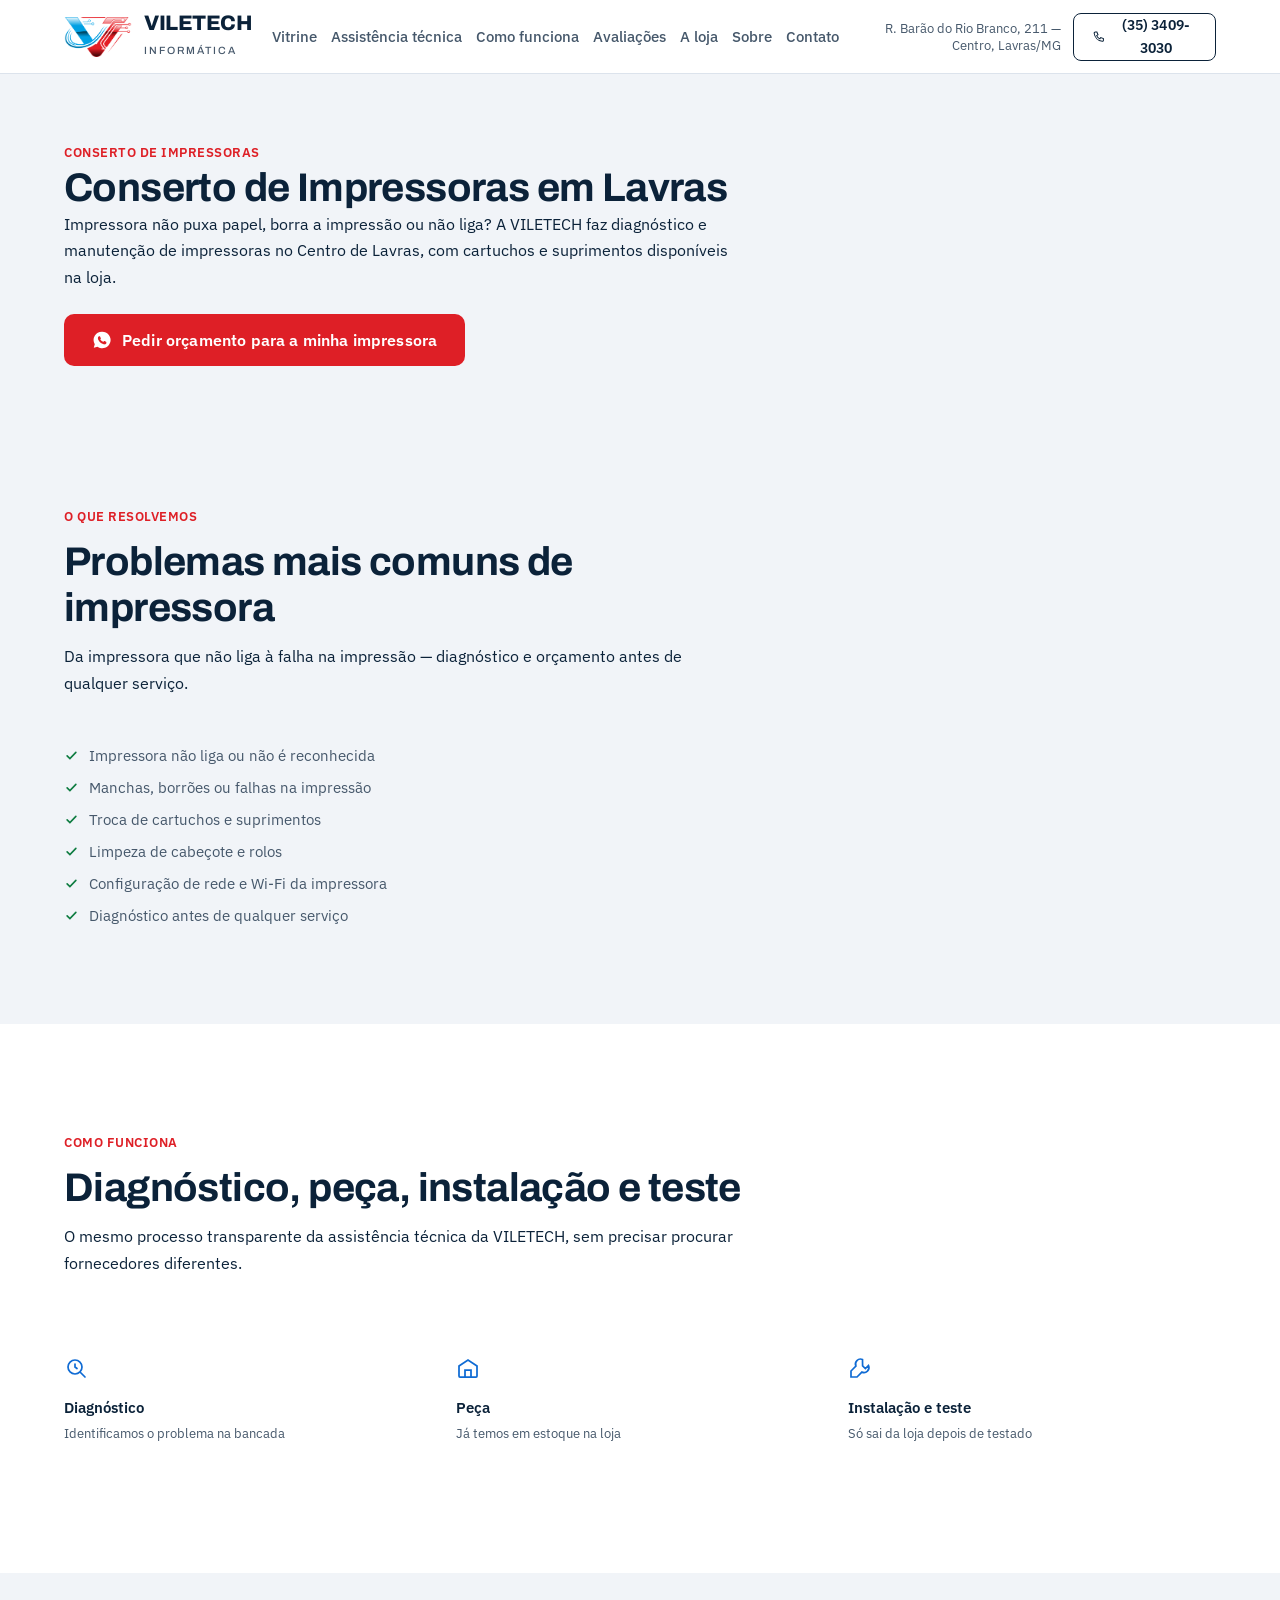
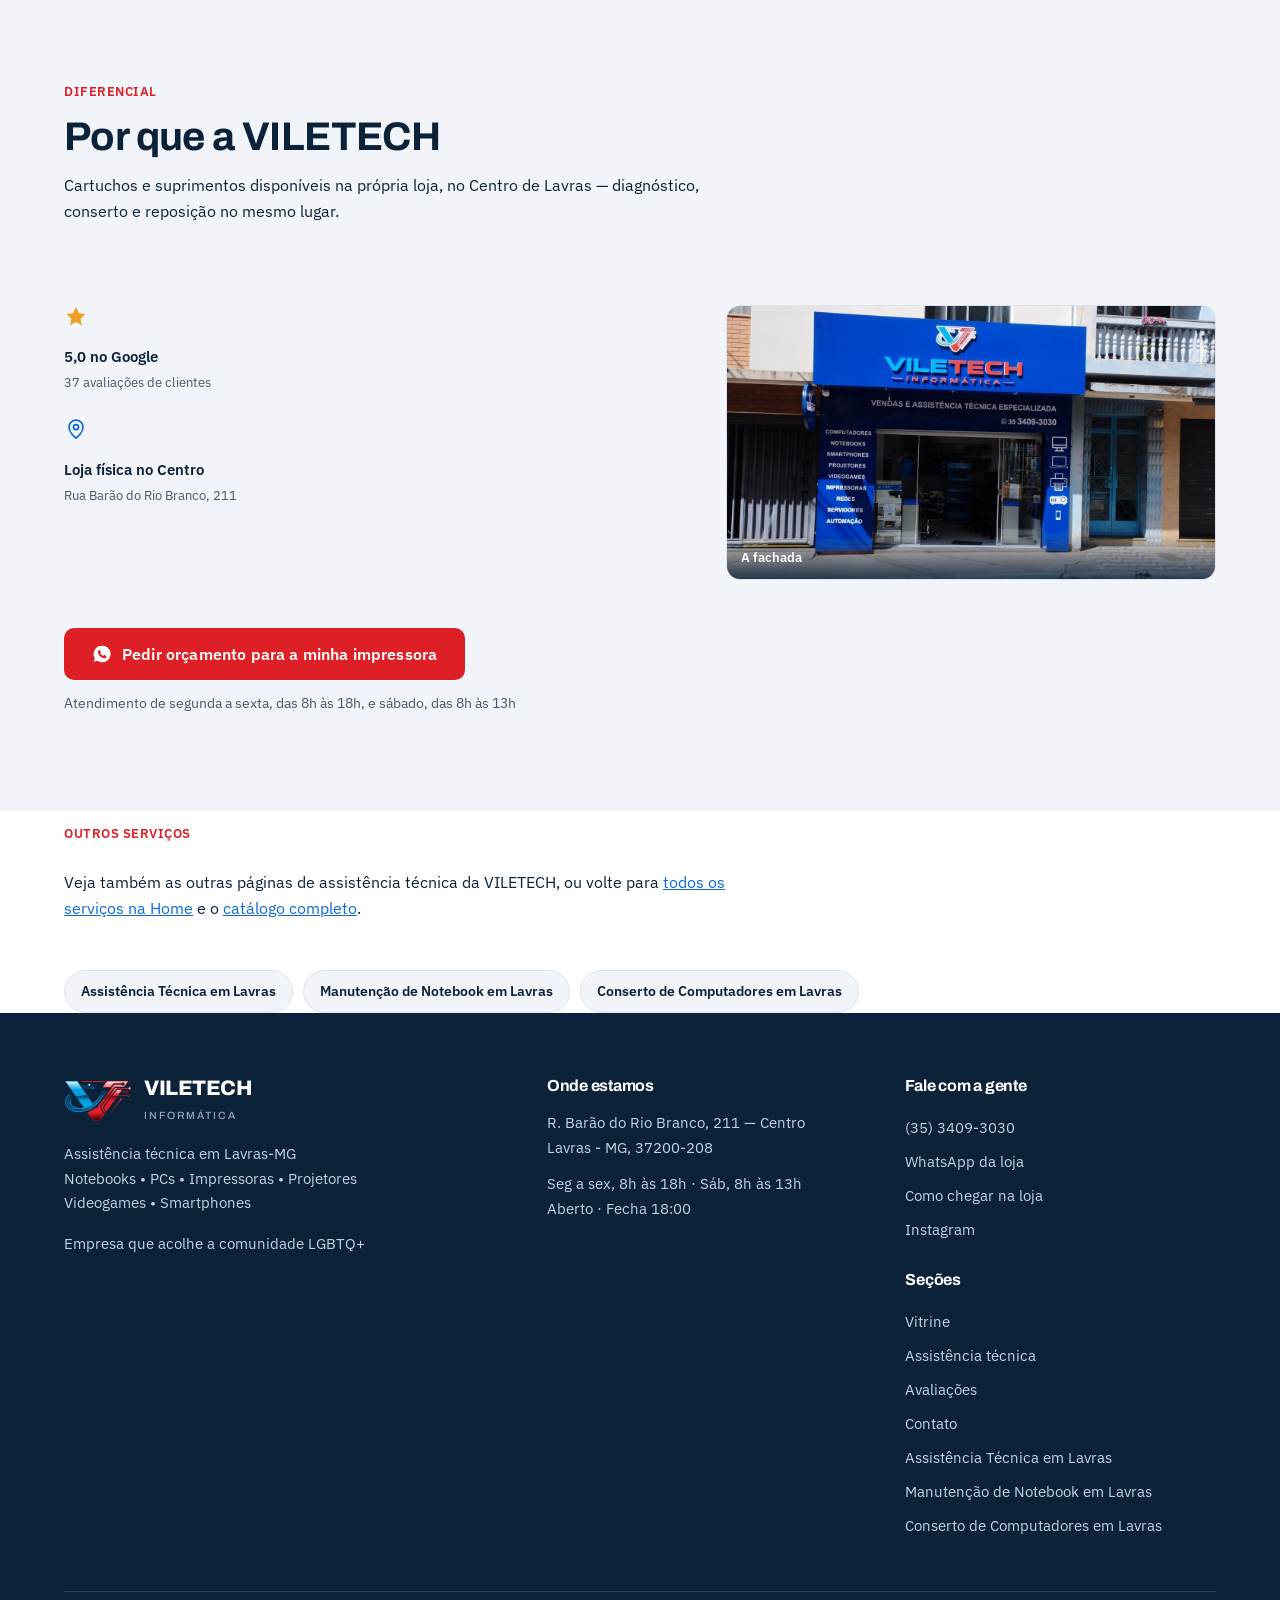
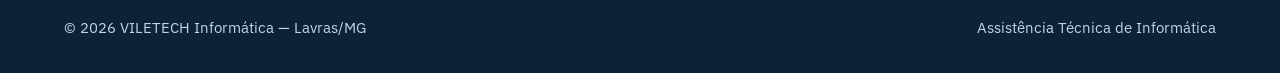
<file: conserto-impressoras-lavras/index.html>
<!DOCTYPE html>
<html lang="pt-BR">
<head>
<meta charset="UTF-8">
<meta name="viewport" content="width=device-width, initial-scale=1">
<title>Conserto de Impressoras em Lavras | VILETECH Informática</title>
<meta name="description" content="Conserto de impressoras em Lavras/MG, com diagnóstico, manutenção e cartuchos e suprimentos disponíveis na loja da VILETECH, no Centro.">
<meta name="theme-color" content="#0B2239">
<meta property="og:type" content="website">
<meta property="og:locale" content="pt_BR">
<meta property="og:site_name" content="VILETECH Informática">
<meta property="og:title" content="Conserto de Impressoras em Lavras | VILETECH Informática">
<meta property="og:description" content="Conserto de impressoras em Lavras/MG, com diagnóstico, manutenção e cartuchos e suprimentos disponíveis na loja da VILETECH, no Centro.">
<meta property="og:url" content="https://www.viletechinformatica.com.br/conserto-impressoras-lavras/">
<meta property="og:image" content="https://www.viletechinformatica.com.br/img/logo-viletech-512.png">
<meta name="twitter:card" content="summary">
<meta name="twitter:title" content="Conserto de Impressoras em Lavras | VILETECH Informática">
<meta name="twitter:description" content="Conserto de impressoras em Lavras/MG, com diagnóstico, manutenção e cartuchos e suprimentos disponíveis na loja da VILETECH, no Centro.">
<meta name="twitter:image" content="https://www.viletechinformatica.com.br/img/logo-viletech-512.png">
<link rel="canonical" href="https://www.viletechinformatica.com.br/conserto-impressoras-lavras/">
<link rel="icon" type="image/png" href="../img/favicon-32.png">
<link rel="apple-touch-icon" href="../img/apple-touch-icon.png">
<link rel="preconnect" href="https://fonts.googleapis.com">
<link rel="preconnect" href="https://fonts.gstatic.com" crossorigin>
<link href="https://fonts.googleapis.com/css2?family=Archivo:wght@600;700;800&family=IBM+Plex+Sans:wght@400;500;600&display=swap" rel="stylesheet">
<link rel="stylesheet" href="../estilo.css">
<script type="application/ld+json">
{
  "@context": "https://schema.org",
  "@type": "BreadcrumbList",
  "itemListElement": [
    { "@type": "ListItem", "position": 1, "name": "Início", "item": "https://www.viletechinformatica.com.br/" },
    { "@type": "ListItem", "position": 2, "name": "Conserto de Impressoras em Lavras", "item": "https://www.viletechinformatica.com.br/conserto-impressoras-lavras/" }
  ]
}
</script>
<!-- Google tag (gtag.js) -->
<script async src="https://www.googletagmanager.com/gtag/js?id=G-MFPZFJ15C1"></script>
<script>
  window.dataLayer = window.dataLayer || [];
  function gtag(){dataLayer.push(arguments);}
  gtag('js', new Date());

  gtag('config', 'G-MFPZFJ15C1');
</script>
</head>
<body>

<script>document.documentElement.classList.add('js');</script>

<a class="pular" href="#conteudo">Pular para o conteúdo</a>

<!-- ==========================================================================
     CABEÇALHO — igual ao da Home
     ========================================================================== -->
<header class="topo">
  <div class="topo-in">
    <a class="marca" href="../index.html" aria-label="VILETECH Informática — página inicial">
      <img class="marca-logo" src="../img/logo-viletech-mark.png" width="68" height="40" alt="" aria-hidden="true">
      <span class="marca-txt"><strong>VILETECH</strong><span>Informática</span></span>
    </a>

    <nav class="menu" id="menu" aria-label="Navegação principal">
      <a href="../index.html#vitrine">Vitrine</a>
      <a href="../index.html#servicos">Assistência técnica</a>
      <a href="../index.html#como-funciona">Como funciona</a>
      <a href="../index.html#avaliacoes">Avaliações</a>
      <a href="../index.html#loja">A loja</a>
      <a href="../sobre/">Sobre</a>
      <a href="../index.html#contato">Contato</a>
    </nav>

    <div class="topo-contato">
      <p class="topo-endereco">R. Barão do Rio Branco, 211 — Centro, Lavras/MG</p>
      <a class="btn btn-s btn-mini" href="tel:+553534093030">
        <svg width="16" height="16" viewBox="0 0 24 24" fill="none" stroke="currentColor" stroke-width="1.9" stroke-linecap="round" aria-hidden="true" focusable="false"><path d="M6 3h3l2 5-2.5 1.5a12 12 0 0 0 6 6L16 13l5 2v3a2 2 0 0 1-2.2 2A17 17 0 0 1 4 5.2 2 2 0 0 1 6 3z"/></svg>
        (35) 3409-3030
      </a>
      <button class="abre-menu" id="abreMenu" type="button" aria-expanded="false" aria-controls="menu" aria-label="Abrir menu de navegação">
        <svg width="22" height="22" viewBox="0 0 24 24" fill="none" stroke="currentColor" stroke-width="2" stroke-linecap="round" aria-hidden="true" focusable="false"><path d="M4 7h16M4 12h16M4 17h16"/></svg>
      </button>
    </div>
  </div>
</header>

<main id="conteudo">

  <!-- ========================================================================
       INTRODUÇÃO
       ======================================================================== -->
  <section class="catalogo-topo">
    <div class="container">
      <p class="selo">Conserto de impressoras</p>
      <h1 class="h2">Conserto de Impressoras em Lavras</h1>
      <p class="corpo">Impressora não puxa papel, borra a impressão ou não liga? A VILETECH faz diagnóstico e manutenção de impressoras no Centro de Lavras, com cartuchos e suprimentos disponíveis na loja.</p>
      <div class="linha-btn" style="margin-top:var(--e5)">
        <a class="btn btn-p" data-zap="Olá! Gostaria de solicitar um orçamento para conserto da minha impressora." href="https://wa.me/553534093030?text=Ol%C3%A1!%20Gostaria%20de%20solicitar%20um%20or%C3%A7amento%20para%20conserto%20da%20minha%20impressora." target="_blank" rel="noopener">
          <svg width="20" height="20" viewBox="0 0 24 24" fill="currentColor" aria-hidden="true" focusable="false"><path d="M12 2a10 10 0 0 0-8.7 15l-1.2 4.4 4.5-1.2A10 10 0 1 0 12 2zm5.3 14c-.2.6-1.2 1.2-1.7 1.2-.5.1-1 .1-1.6-.1-.4-.1-.9-.3-1.5-.6-2.6-1.1-4.3-3.8-4.4-4-.1-.2-1-1.4-1-2.6 0-1.2.6-1.8.9-2.1.2-.2.5-.3.7-.3h.5c.2 0 .4 0 .6.5l.8 1.9c.1.2 0 .4-.1.5l-.3.4c-.1.1-.3.3-.1.6.1.2.6 1 1.3 1.6.9.8 1.6 1 1.9 1.2.2.1.4 0 .5-.1l.7-.8c.2-.2.3-.2.6-.1l1.7.8c.3.1.5.2.5.4 0 .1 0 .5-.2 1z"/></svg>
          Pedir orçamento para a minha impressora
        </a>
      </div>
    </div>
  </section>

  <!-- ========================================================================
       O QUE RESOLVEMOS
       ======================================================================== -->
  <section class="secao secao--cinza" aria-labelledby="tituloResolve">
    <div class="container">
      <div class="cabeca-secao revela">
        <p class="selo">O que resolvemos</p>
        <h2 class="h2" id="tituloResolve">Problemas mais comuns de impressora</h2>
        <p class="corpo">Da impressora que não liga à falha na impressão — diagnóstico e orçamento antes de qualquer serviço.</p>
      </div>

      <ul class="lista-check revela" style="max-width:560px">
            <li><svg width="15" height="15" viewBox="0 0 24 24" fill="none" stroke="currentColor" stroke-width="2.6" stroke-linecap="round" aria-hidden="true" focusable="false"><path d="M5 12.5l4.5 4.5L19 7"/></svg>Impressora não liga ou não é reconhecida</li>
            <li><svg width="15" height="15" viewBox="0 0 24 24" fill="none" stroke="currentColor" stroke-width="2.6" stroke-linecap="round" aria-hidden="true" focusable="false"><path d="M5 12.5l4.5 4.5L19 7"/></svg>Manchas, borrões ou falhas na impressão</li>
            <li><svg width="15" height="15" viewBox="0 0 24 24" fill="none" stroke="currentColor" stroke-width="2.6" stroke-linecap="round" aria-hidden="true" focusable="false"><path d="M5 12.5l4.5 4.5L19 7"/></svg>Troca de cartuchos e suprimentos</li>
            <li><svg width="15" height="15" viewBox="0 0 24 24" fill="none" stroke="currentColor" stroke-width="2.6" stroke-linecap="round" aria-hidden="true" focusable="false"><path d="M5 12.5l4.5 4.5L19 7"/></svg>Limpeza de cabeçote e rolos</li>
            <li><svg width="15" height="15" viewBox="0 0 24 24" fill="none" stroke="currentColor" stroke-width="2.6" stroke-linecap="round" aria-hidden="true" focusable="false"><path d="M5 12.5l4.5 4.5L19 7"/></svg>Configuração de rede e Wi-Fi da impressora</li>
            <li><svg width="15" height="15" viewBox="0 0 24 24" fill="none" stroke="currentColor" stroke-width="2.6" stroke-linecap="round" aria-hidden="true" focusable="false"><path d="M5 12.5l4.5 4.5L19 7"/></svg>Diagnóstico antes de qualquer serviço</li>
      </ul>
    </div>
  </section>

  <!-- ========================================================================
       COMO FUNCIONA
       ======================================================================== -->
  <section class="secao" aria-labelledby="tituloComoFunciona">
    <div class="container">
      <div class="cabeca-secao revela">
        <p class="selo">Como funciona</p>
        <h2 class="h2" id="tituloComoFunciona">Diagnóstico, peça, instalação e teste</h2>
        <p class="corpo">O mesmo processo transparente da assistência técnica da VILETECH, sem precisar procurar fornecedores diferentes.</p>
      </div>

      <ul class="confianca">
        <li class="revela">
          <span class="ic" aria-hidden="true"><svg width="24" height="24" viewBox="0 0 24 24" fill="none" stroke="currentColor" stroke-width="1.7" stroke-linecap="round" focusable="false"><circle cx="11" cy="11" r="7"/><path d="M16.5 16.5L21 21M11 8v3l2 1.5"/></svg></span>
          <strong>Diagnóstico</strong><span>Identificamos o problema na bancada</span>
        </li>
        <li class="revela" data-atraso="1">
          <span class="ic" aria-hidden="true"><svg width="24" height="24" viewBox="0 0 24 24" fill="none" stroke="currentColor" stroke-width="1.75" focusable="false"><path d="M3 10l9-6 9 6v10a1 1 0 0 1-1 1H4a1 1 0 0 1-1-1z"/><path d="M9 21v-7h6v7"/></svg></span>
          <strong>Peça</strong><span>Já temos em estoque na loja</span>
        </li>
        <li class="revela" data-atraso="2">
          <span class="ic" aria-hidden="true"><svg width="24" height="24" viewBox="0 0 24 24" fill="none" stroke="currentColor" stroke-width="1.7" stroke-linecap="round" focusable="false"><path d="M14.5 3.5a5 5 0 0 0-6.6 6.6L3 15v6h6l4.9-4.9a5 5 0 0 0 6.6-6.6l-3.1 3.1-2.8-2.8z"/></svg></span>
          <strong>Instalação e teste</strong><span>Só sai da loja depois de testado</span>
        </li>
      </ul>
    </div>
  </section>

  <!-- ========================================================================
       DIFERENCIAL + LOJA
       ======================================================================== -->
  <section class="secao secao--cinza" aria-labelledby="tituloDiferencial">
    <div class="container">
      <div class="cabeca-secao revela">
        <p class="selo">Diferencial</p>
        <h2 class="h2" id="tituloDiferencial">Por que a VILETECH</h2>
        <p class="corpo">Cartuchos e suprimentos disponíveis na própria loja, no Centro de Lavras — diagnóstico, conserto e reposição no mesmo lugar.</p>
      </div>

      <div class="duas-colunas">
        <div class="revela">
          <ul class="confianca" style="grid-template-columns:1fr">
            <li class="revela">
              <span class="ic" aria-hidden="true"><svg width="24" height="24" viewBox="0 0 24 24" fill="#F0A020" aria-hidden="true" focusable="false"><path d="M12 2l2.9 6.3 6.6.8-4.9 4.6 1.3 6.6L12 17l-5.9 3.3 1.3-6.6L2.5 9.1l6.6-.8z"/></svg></span>
              <strong>5,0 no Google</strong><span>37 avaliações de clientes</span>
            </li>
            <li class="revela" data-atraso="1">
              <span class="ic" aria-hidden="true"><svg width="24" height="24" viewBox="0 0 24 24" fill="none" stroke="currentColor" stroke-width="1.75" focusable="false"><path d="M12 21s7-5.2 7-11a7 7 0 1 0-14 0c0 5.8 7 11 7 11z"/><circle cx="12" cy="10" r="2.5"/></svg></span>
              <strong>Loja física no Centro</strong><span>Rua Barão do Rio Branco, 211</span>
            </li>
          </ul>
        </div>

        <div class="revela" data-atraso="1">
          <div class="galeria">
            <figure class="foto-loja" style="aspect-ratio:16/9">
              <img src="../fotos/fachada.png" alt="Fachada da loja VILETECH Informática, onde é feito o conserto de impressoras em Lavras" loading="lazy" decoding="async" width="1600" height="720" style="position:absolute;inset:0">
              <figcaption>A fachada</figcaption>
            </figure>
          </div>
        </div>
      </div>

      <div class="linha-btn revela" style="margin-top:var(--e7);flex-direction:column;align-items:flex-start;gap:0">
        <a class="btn btn-p" data-zap="Olá! Gostaria de solicitar um orçamento para conserto da minha impressora." href="https://wa.me/553534093030?text=Ol%C3%A1!%20Gostaria%20de%20solicitar%20um%20or%C3%A7amento%20para%20conserto%20da%20minha%20impressora." target="_blank" rel="noopener">
          <svg width="20" height="20" viewBox="0 0 24 24" fill="currentColor" aria-hidden="true" focusable="false"><path d="M12 2a10 10 0 0 0-8.7 15l-1.2 4.4 4.5-1.2A10 10 0 1 0 12 2zm5.3 14c-.2.6-1.2 1.2-1.7 1.2-.5.1-1 .1-1.6-.1-.4-.1-.9-.3-1.5-.6-2.6-1.1-4.3-3.8-4.4-4-.1-.2-1-1.4-1-2.6 0-1.2.6-1.8.9-2.1.2-.2.5-.3.7-.3h.5c.2 0 .4 0 .6.5l.8 1.9c.1.2 0 .4-.1.5l-.3.4c-.1.1-.3.3-.1.6.1.2.6 1 1.3 1.6.9.8 1.6 1 1.9 1.2.2.1.4 0 .5-.1l.7-.8c.2-.2.3-.2.6-.1l1.7.8c.3.1.5.2.5.4 0 .1 0 .5-.2 1z"/></svg>
          Pedir orçamento para a minha impressora
        </a>
        <p class="micro-cta">Atendimento de segunda a sexta, das 8h às 18h, e sábado, das 8h às 13h</p>
      </div>
    </div>
  </section>

  <!-- ========================================================================
       OUTROS SERVIÇOS — links internos
       ======================================================================== -->
  <section aria-labelledby="tituloOutrosServicos">
    <div class="container">
      <div class="cabeca-secao revela">
        <p class="selo" id="tituloOutrosServicos">Outros serviços</p>
        <p class="corpo">Veja também as outras páginas de assistência técnica da VILETECH, ou volte para <a href="../index.html#servicos">todos os serviços na Home</a> e o <a href="../catalogo.html">catálogo completo</a>.</p>
      </div>
      <ul class="chips revela">
        <li><a class="chip" href="../assistencia-tecnica-lavras/" style="text-decoration:none;display:inline-block">Assistência Técnica em Lavras</a></li>
        <li><a class="chip" href="../manutencao-notebook-lavras/" style="text-decoration:none;display:inline-block">Manutenção de Notebook em Lavras</a></li>
        <li><a class="chip" href="../conserto-computadores-lavras/" style="text-decoration:none;display:inline-block">Conserto de Computadores em Lavras</a></li>
      </ul>
    </div>
  </section>

</main>

<!-- ==========================================================================
     RODAPÉ — igual ao da Home
     ========================================================================== -->
<footer class="rodape">
  <div class="container">
    <div class="rodape-grade">
      <div>
        <div class="marca" style="margin-bottom:var(--e4)">
          <img class="marca-logo" src="../img/logo-viletech-mark.png" width="68" height="40" alt="" aria-hidden="true">
          <span class="marca-txt"><strong>VILETECH</strong><span>Informática</span></span>
        </div>
        <p>Assistência técnica em Lavras-MG<br>Notebooks • PCs • Impressoras • Projetores<br>Videogames • Smartphones</p>
        <p style="margin-top:var(--e4)">Empresa que acolhe a comunidade LGBTQ+</p>
      </div>

      <div>
        <h2>Onde estamos</h2>
        <p>R. Barão do Rio Branco, 211 — Centro<br>Lavras - MG, 37200-208</p>
        <p style="margin-top:var(--e3)">Seg a sex, 8h às 18h · Sáb, 8h às 13h<br>Aberto · Fecha 18:00</p>
      </div>

      <div>
        <h2>Fale com a gente</h2>
        <ul>
          <li><a href="tel:+553534093030">(35) 3409-3030</a></li>
          <li><a data-zap="Olá! Gostaria de solicitar um orçamento para conserto da minha impressora." href="https://wa.me/553534093030?text=Ol%C3%A1!%20Gostaria%20de%20solicitar%20um%20or%C3%A7amento%20para%20conserto%20da%20minha%20impressora." target="_blank" rel="noopener">WhatsApp da loja</a></li>
          <li><a href="https://www.google.com/maps/search/?api=1&amp;query=Viletech%20Inform%C3%A1tica%20Rua%20Bar%C3%A3o%20do%20Rio%20Branco%20211%20Lavras%20MG" target="_blank" rel="noopener">Como chegar na loja</a></li>
          <li><a href="https://www.instagram.com/viletech_informatica/" target="_blank" rel="noopener">Instagram</a></li>
        </ul>
        <h2 style="margin-top:var(--e5)">Seções</h2>
        <ul>
          <li><a href="../index.html#vitrine">Vitrine</a></li>
          <li><a href="../index.html#servicos">Assistência técnica</a></li>
          <li><a href="../index.html#avaliacoes">Avaliações</a></li>
          <li><a href="../index.html#contato">Contato</a></li>
          <li><a href="../assistencia-tecnica-lavras/">Assistência Técnica em Lavras</a></li>
          <li><a href="../manutencao-notebook-lavras/">Manutenção de Notebook em Lavras</a></li>
          <li><a href="../conserto-computadores-lavras/">Conserto de Computadores em Lavras</a></li>
        </ul>
      </div>
    </div>

    <div class="rodape-fim">
      <p>© <span id="ano">2026</span> VILETECH Informática — Lavras/MG</p>
      <p>Assistência Técnica de Informática</p>
    </div>
  </div>
</footer>

<!-- ========================= BOTÃO FLUTUANTE ========================= -->
<div class="flutuante-area" id="areaFlutuante">
  <a class="flutuante" id="flutuante" data-zap="Olá! Gostaria de solicitar um orçamento para conserto da minha impressora." href="https://wa.me/553534093030?text=Ol%C3%A1!%20Gostaria%20de%20solicitar%20um%20or%C3%A7amento%20para%20conserto%20da%20minha%20impressora." target="_blank" rel="noopener" aria-label="Falar no WhatsApp com a VILETECH Informática">
    <svg width="30" height="30" viewBox="0 0 24 24" fill="currentColor" aria-hidden="true" focusable="false"><path d="M12 2a10 10 0 0 0-8.7 15l-1.2 4.4 4.5-1.2A10 10 0 1 0 12 2zm5.3 14c-.2.6-1.2 1.2-1.7 1.2-.5.1-1 .1-1.6-.1-.4-.1-.9-.3-1.5-.6-2.6-1.1-4.3-3.8-4.4-4-.1-.2-1-1.4-1-2.6 0-1.2.6-1.8.9-2.1.2-.2.5-.3.7-.3h.5c.2 0 .4 0 .6.5l.8 1.9c.1.2 0 .4-.1.5l-.3.4c-.1.1-.3.3-.1.6.1.2.6 1 1.3 1.6.9.8 1.6 1 1.9 1.2.2.1.4 0 .5-.1l.7-.8c.2-.2.3-.2.6-.1l1.7.8c.3.1.5.2.5.4 0 .1 0 .5-.2 1z"/></svg>
  </a>
</div>

<!-- ========================= BARRA FIXA MOBILE ========================= -->
<nav class="barra-mobile" aria-label="Ações rápidas de contato">
  <a class="btn btn-w" data-zap="Olá! Gostaria de solicitar um orçamento para conserto da minha impressora." href="https://wa.me/553534093030?text=Ol%C3%A1!%20Gostaria%20de%20solicitar%20um%20or%C3%A7amento%20para%20conserto%20da%20minha%20impressora." target="_blank" rel="noopener">
    <svg width="20" height="20" viewBox="0 0 24 24" fill="currentColor" aria-hidden="true" focusable="false"><path d="M12 2a10 10 0 0 0-8.7 15l-1.2 4.4 4.5-1.2A10 10 0 1 0 12 2zm5.3 14c-.2.6-1.2 1.2-1.7 1.2-.5.1-1 .1-1.6-.1-.4-.1-.9-.3-1.5-.6-2.6-1.1-4.3-3.8-4.4-4-.1-.2-1-1.4-1-2.6 0-1.2.6-1.8.9-2.1.2-.2.5-.3.7-.3h.5c.2 0 .4 0 .6.5l.8 1.9c.1.2 0 .4-.1.5l-.3.4c-.1.1-.3.3-.1.6.1.2.6 1 1.3 1.6.9.8 1.6 1 1.9 1.2.2.1.4 0 .5-.1l.7-.8c.2-.2.3-.2.6-.1l1.7.8c.3.1.5.2.5.4 0 .1 0 .5-.2 1z"/></svg>
    WhatsApp
  </a>
  <a class="btn btn-s" href="tel:+553534093030" aria-label="Ligar para (35) 3409-3030">Ligar</a>
</nav>

<script src="../dados-produtos.js"></script>
<script>
(function(){
  'use strict';

  document.querySelectorAll('[data-zap]').forEach(function(el){
    el.setAttribute('href','https://wa.me/' + NUMERO_WHATSAPP + '?text=' + encodeURIComponent(el.dataset.zap));
  });

  var semAnimacao = window.matchMedia('(prefers-reduced-motion: reduce)').matches;

  /* MENU MOBILE */
  var abreMenu = document.getElementById('abreMenu');
  var menu = document.getElementById('menu');

  function fechaMenu(){
    menu.classList.remove('aberto');
    abreMenu.setAttribute('aria-expanded','false');
    abreMenu.setAttribute('aria-label','Abrir menu de navegação');
  }

  abreMenu.addEventListener('click', function(){
    var aberto = menu.classList.toggle('aberto');
    abreMenu.setAttribute('aria-expanded', String(aberto));
    abreMenu.setAttribute('aria-label', aberto ? 'Fechar menu de navegação' : 'Abrir menu de navegação');
  });

  menu.addEventListener('click', function(e){
    if(e.target.tagName === 'A') fechaMenu();
  });

  document.addEventListener('keydown', function(e){
    if(e.key === 'Escape' && menu.classList.contains('aberto')){
      fechaMenu();
      abreMenu.focus();
    }
  });

  /* REVELAR BLOCOS AO ROLAR */
  var blocos = document.querySelectorAll('.revela');
  if(semAnimacao || !('IntersectionObserver' in window)){
    blocos.forEach(function(b){ b.classList.add('dentro'); });
  } else {
    var obsRevela = new IntersectionObserver(function(entradas){
      entradas.forEach(function(entrada){
        if(entrada.isIntersecting){
          entrada.target.classList.add('dentro');
          obsRevela.unobserve(entrada.target);
        }
      });
    }, { rootMargin: '0px 0px -12% 0px', threshold: 0.12 });
    blocos.forEach(function(b){ obsRevela.observe(b); });
  }

  /* BOTÃO FLUTUANTE */
  var area = document.getElementById('areaFlutuante');
  function checaRolagem(){
    var altura = document.documentElement.scrollHeight - window.innerHeight;
    var progresso = altura > 0 ? window.scrollY / altura : 0;
    area.classList.toggle('visivel', progresso > 0.25);
  }
  window.addEventListener('scroll', checaRolagem, { passive: true });
  window.addEventListener('resize', checaRolagem, { passive: true });
  checaRolagem();

  /* ANO NO RODAPÉ */
  document.getElementById('ano').textContent = new Date().getFullYear();
})();
</script>

</body>
</html>
</file>
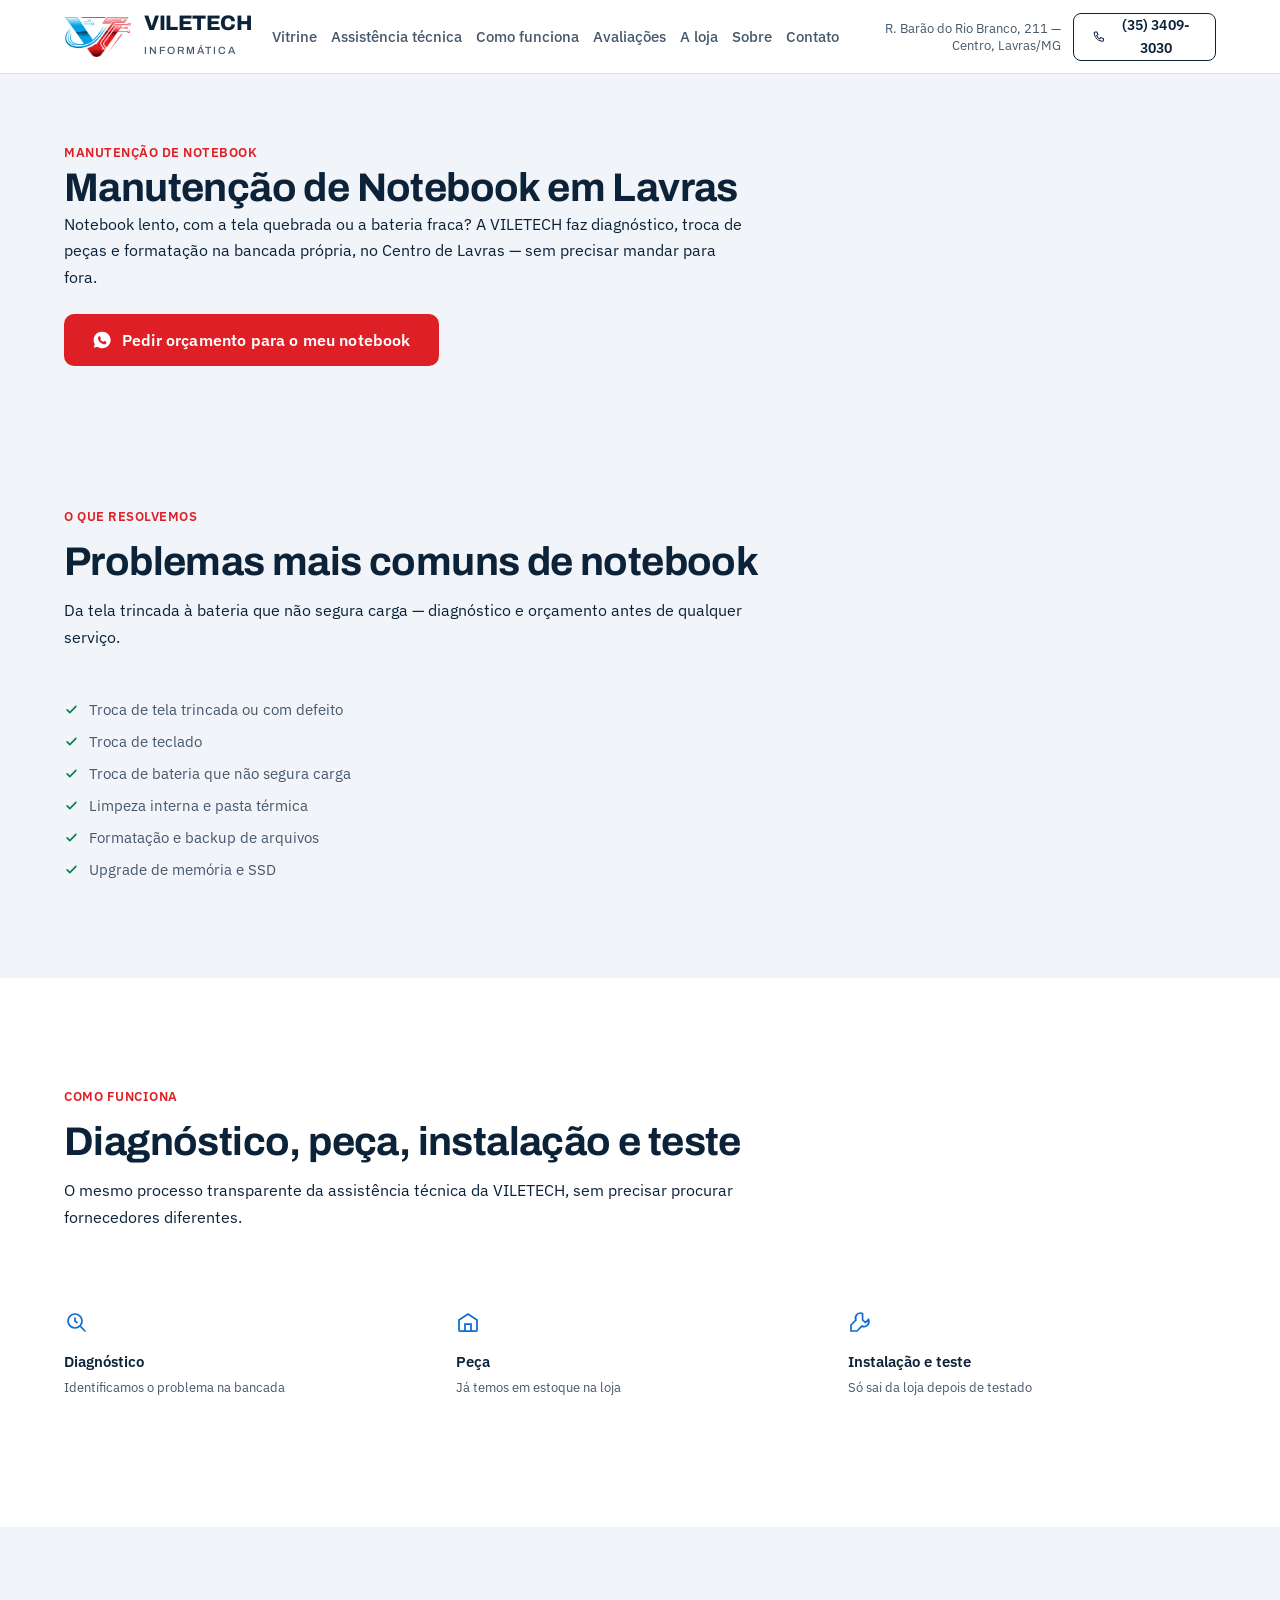
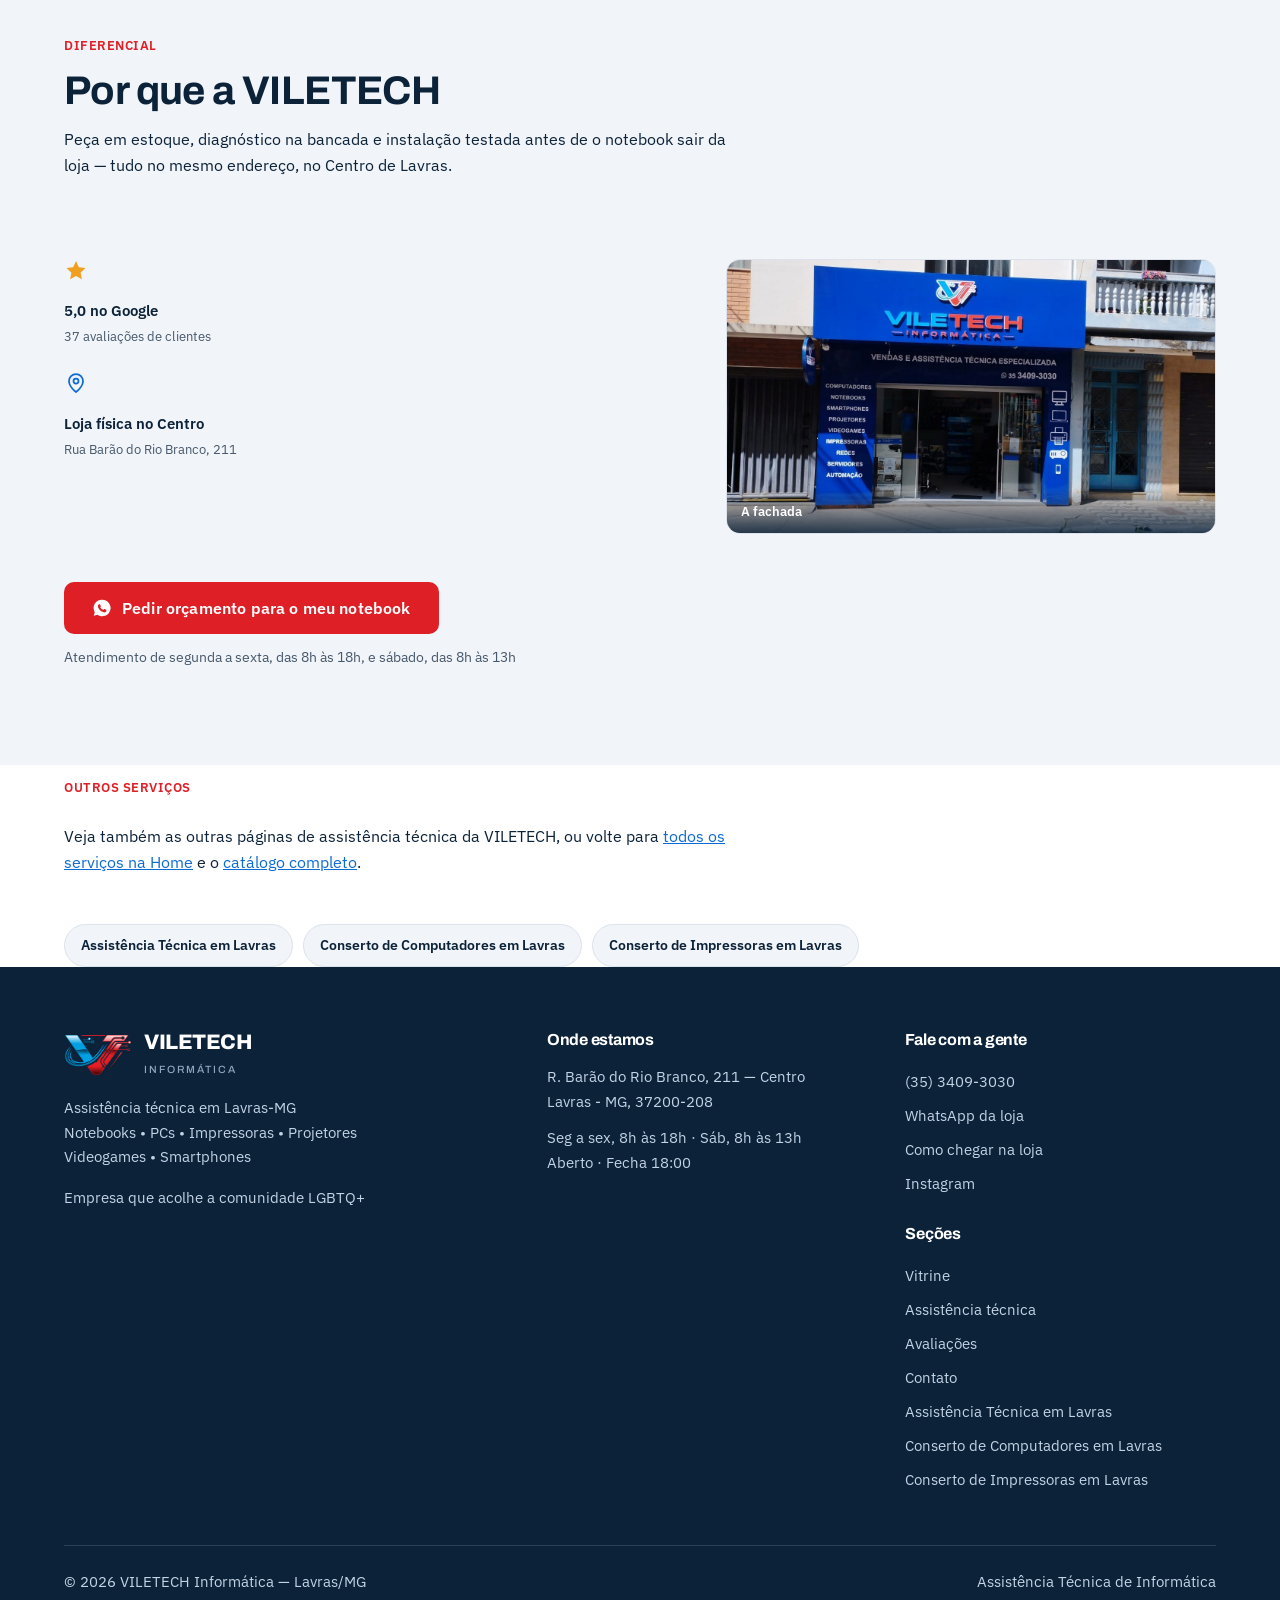
<file: manutencao-notebook-lavras/index.html>
<!DOCTYPE html>
<html lang="pt-BR">
<head>
<meta charset="UTF-8">
<meta name="viewport" content="width=device-width, initial-scale=1">
<title>Manutenção de Notebook em Lavras | VILETECH Informática</title>
<meta name="description" content="Manutenção de notebook em Lavras/MG: troca de tela, teclado, bateria, limpeza e formatação. Diagnóstico rápido na bancada da VILETECH, no Centro de Lavras.">
<meta name="theme-color" content="#0B2239">
<meta property="og:type" content="website">
<meta property="og:locale" content="pt_BR">
<meta property="og:site_name" content="VILETECH Informática">
<meta property="og:title" content="Manutenção de Notebook em Lavras | VILETECH Informática">
<meta property="og:description" content="Manutenção de notebook em Lavras/MG: troca de tela, teclado, bateria, limpeza e formatação. Diagnóstico rápido na bancada da VILETECH, no Centro de Lavras.">
<meta property="og:url" content="https://www.viletechinformatica.com.br/manutencao-notebook-lavras/">
<meta property="og:image" content="https://www.viletechinformatica.com.br/img/logo-viletech-512.png">
<meta name="twitter:card" content="summary">
<meta name="twitter:title" content="Manutenção de Notebook em Lavras | VILETECH Informática">
<meta name="twitter:description" content="Manutenção de notebook em Lavras/MG: troca de tela, teclado, bateria, limpeza e formatação. Diagnóstico rápido na bancada da VILETECH, no Centro de Lavras.">
<meta name="twitter:image" content="https://www.viletechinformatica.com.br/img/logo-viletech-512.png">
<link rel="canonical" href="https://www.viletechinformatica.com.br/manutencao-notebook-lavras/">
<link rel="icon" type="image/png" href="../img/favicon-32.png">
<link rel="apple-touch-icon" href="../img/apple-touch-icon.png">
<link rel="preconnect" href="https://fonts.googleapis.com">
<link rel="preconnect" href="https://fonts.gstatic.com" crossorigin>
<link href="https://fonts.googleapis.com/css2?family=Archivo:wght@600;700;800&family=IBM+Plex+Sans:wght@400;500;600&display=swap" rel="stylesheet">
<link rel="stylesheet" href="../estilo.css">
<script type="application/ld+json">
{
  "@context": "https://schema.org",
  "@type": "BreadcrumbList",
  "itemListElement": [
    { "@type": "ListItem", "position": 1, "name": "Início", "item": "https://www.viletechinformatica.com.br/" },
    { "@type": "ListItem", "position": 2, "name": "Manutenção de Notebook em Lavras", "item": "https://www.viletechinformatica.com.br/manutencao-notebook-lavras/" }
  ]
}
</script>
<!-- Google tag (gtag.js) -->
<script async src="https://www.googletagmanager.com/gtag/js?id=G-MFPZFJ15C1"></script>
<script>
  window.dataLayer = window.dataLayer || [];
  function gtag(){dataLayer.push(arguments);}
  gtag('js', new Date());

  gtag('config', 'G-MFPZFJ15C1');
</script>
</head>
<body>

<script>document.documentElement.classList.add('js');</script>

<a class="pular" href="#conteudo">Pular para o conteúdo</a>

<!-- ==========================================================================
     CABEÇALHO — igual ao da Home
     ========================================================================== -->
<header class="topo">
  <div class="topo-in">
    <a class="marca" href="../index.html" aria-label="VILETECH Informática — página inicial">
      <img class="marca-logo" src="../img/logo-viletech-mark.png" width="68" height="40" alt="" aria-hidden="true">
      <span class="marca-txt"><strong>VILETECH</strong><span>Informática</span></span>
    </a>

    <nav class="menu" id="menu" aria-label="Navegação principal">
      <a href="../index.html#vitrine">Vitrine</a>
      <a href="../index.html#servicos">Assistência técnica</a>
      <a href="../index.html#como-funciona">Como funciona</a>
      <a href="../index.html#avaliacoes">Avaliações</a>
      <a href="../index.html#loja">A loja</a>
      <a href="../sobre/">Sobre</a>
      <a href="../index.html#contato">Contato</a>
    </nav>

    <div class="topo-contato">
      <p class="topo-endereco">R. Barão do Rio Branco, 211 — Centro, Lavras/MG</p>
      <a class="btn btn-s btn-mini" href="tel:+553534093030">
        <svg width="16" height="16" viewBox="0 0 24 24" fill="none" stroke="currentColor" stroke-width="1.9" stroke-linecap="round" aria-hidden="true" focusable="false"><path d="M6 3h3l2 5-2.5 1.5a12 12 0 0 0 6 6L16 13l5 2v3a2 2 0 0 1-2.2 2A17 17 0 0 1 4 5.2 2 2 0 0 1 6 3z"/></svg>
        (35) 3409-3030
      </a>
      <button class="abre-menu" id="abreMenu" type="button" aria-expanded="false" aria-controls="menu" aria-label="Abrir menu de navegação">
        <svg width="22" height="22" viewBox="0 0 24 24" fill="none" stroke="currentColor" stroke-width="2" stroke-linecap="round" aria-hidden="true" focusable="false"><path d="M4 7h16M4 12h16M4 17h16"/></svg>
      </button>
    </div>
  </div>
</header>

<main id="conteudo">

  <!-- ========================================================================
       INTRODUÇÃO
       ======================================================================== -->
  <section class="catalogo-topo">
    <div class="container">
      <p class="selo">Manutenção de notebook</p>
      <h1 class="h2">Manutenção de Notebook em Lavras</h1>
      <p class="corpo">Notebook lento, com a tela quebrada ou a bateria fraca? A VILETECH faz diagnóstico, troca de peças e formatação na bancada própria, no Centro de Lavras — sem precisar mandar para fora.</p>
      <div class="linha-btn" style="margin-top:var(--e5)">
        <a class="btn btn-p" data-zap="Olá! Gostaria de solicitar um orçamento para manutenção do meu notebook." href="https://wa.me/553534093030?text=Ol%C3%A1!%20Gostaria%20de%20solicitar%20um%20or%C3%A7amento%20para%20manuten%C3%A7%C3%A3o%20do%20meu%20notebook." target="_blank" rel="noopener">
          <svg width="20" height="20" viewBox="0 0 24 24" fill="currentColor" aria-hidden="true" focusable="false"><path d="M12 2a10 10 0 0 0-8.7 15l-1.2 4.4 4.5-1.2A10 10 0 1 0 12 2zm5.3 14c-.2.6-1.2 1.2-1.7 1.2-.5.1-1 .1-1.6-.1-.4-.1-.9-.3-1.5-.6-2.6-1.1-4.3-3.8-4.4-4-.1-.2-1-1.4-1-2.6 0-1.2.6-1.8.9-2.1.2-.2.5-.3.7-.3h.5c.2 0 .4 0 .6.5l.8 1.9c.1.2 0 .4-.1.5l-.3.4c-.1.1-.3.3-.1.6.1.2.6 1 1.3 1.6.9.8 1.6 1 1.9 1.2.2.1.4 0 .5-.1l.7-.8c.2-.2.3-.2.6-.1l1.7.8c.3.1.5.2.5.4 0 .1 0 .5-.2 1z"/></svg>
          Pedir orçamento para o meu notebook
        </a>
      </div>
    </div>
  </section>

  <!-- ========================================================================
       O QUE RESOLVEMOS
       ======================================================================== -->
  <section class="secao secao--cinza" aria-labelledby="tituloResolve">
    <div class="container">
      <div class="cabeca-secao revela">
        <p class="selo">O que resolvemos</p>
        <h2 class="h2" id="tituloResolve">Problemas mais comuns de notebook</h2>
        <p class="corpo">Da tela trincada à bateria que não segura carga — diagnóstico e orçamento antes de qualquer serviço.</p>
      </div>

      <ul class="lista-check revela" style="max-width:560px">
            <li><svg width="15" height="15" viewBox="0 0 24 24" fill="none" stroke="currentColor" stroke-width="2.6" stroke-linecap="round" aria-hidden="true" focusable="false"><path d="M5 12.5l4.5 4.5L19 7"/></svg>Troca de tela trincada ou com defeito</li>
            <li><svg width="15" height="15" viewBox="0 0 24 24" fill="none" stroke="currentColor" stroke-width="2.6" stroke-linecap="round" aria-hidden="true" focusable="false"><path d="M5 12.5l4.5 4.5L19 7"/></svg>Troca de teclado</li>
            <li><svg width="15" height="15" viewBox="0 0 24 24" fill="none" stroke="currentColor" stroke-width="2.6" stroke-linecap="round" aria-hidden="true" focusable="false"><path d="M5 12.5l4.5 4.5L19 7"/></svg>Troca de bateria que não segura carga</li>
            <li><svg width="15" height="15" viewBox="0 0 24 24" fill="none" stroke="currentColor" stroke-width="2.6" stroke-linecap="round" aria-hidden="true" focusable="false"><path d="M5 12.5l4.5 4.5L19 7"/></svg>Limpeza interna e pasta térmica</li>
            <li><svg width="15" height="15" viewBox="0 0 24 24" fill="none" stroke="currentColor" stroke-width="2.6" stroke-linecap="round" aria-hidden="true" focusable="false"><path d="M5 12.5l4.5 4.5L19 7"/></svg>Formatação e backup de arquivos</li>
            <li><svg width="15" height="15" viewBox="0 0 24 24" fill="none" stroke="currentColor" stroke-width="2.6" stroke-linecap="round" aria-hidden="true" focusable="false"><path d="M5 12.5l4.5 4.5L19 7"/></svg>Upgrade de memória e SSD</li>
      </ul>
    </div>
  </section>

  <!-- ========================================================================
       COMO FUNCIONA
       ======================================================================== -->
  <section class="secao" aria-labelledby="tituloComoFunciona">
    <div class="container">
      <div class="cabeca-secao revela">
        <p class="selo">Como funciona</p>
        <h2 class="h2" id="tituloComoFunciona">Diagnóstico, peça, instalação e teste</h2>
        <p class="corpo">O mesmo processo transparente da assistência técnica da VILETECH, sem precisar procurar fornecedores diferentes.</p>
      </div>

      <ul class="confianca">
        <li class="revela">
          <span class="ic" aria-hidden="true"><svg width="24" height="24" viewBox="0 0 24 24" fill="none" stroke="currentColor" stroke-width="1.7" stroke-linecap="round" focusable="false"><circle cx="11" cy="11" r="7"/><path d="M16.5 16.5L21 21M11 8v3l2 1.5"/></svg></span>
          <strong>Diagnóstico</strong><span>Identificamos o problema na bancada</span>
        </li>
        <li class="revela" data-atraso="1">
          <span class="ic" aria-hidden="true"><svg width="24" height="24" viewBox="0 0 24 24" fill="none" stroke="currentColor" stroke-width="1.75" focusable="false"><path d="M3 10l9-6 9 6v10a1 1 0 0 1-1 1H4a1 1 0 0 1-1-1z"/><path d="M9 21v-7h6v7"/></svg></span>
          <strong>Peça</strong><span>Já temos em estoque na loja</span>
        </li>
        <li class="revela" data-atraso="2">
          <span class="ic" aria-hidden="true"><svg width="24" height="24" viewBox="0 0 24 24" fill="none" stroke="currentColor" stroke-width="1.7" stroke-linecap="round" focusable="false"><path d="M14.5 3.5a5 5 0 0 0-6.6 6.6L3 15v6h6l4.9-4.9a5 5 0 0 0 6.6-6.6l-3.1 3.1-2.8-2.8z"/></svg></span>
          <strong>Instalação e teste</strong><span>Só sai da loja depois de testado</span>
        </li>
      </ul>
    </div>
  </section>

  <!-- ========================================================================
       DIFERENCIAL + LOJA
       ======================================================================== -->
  <section class="secao secao--cinza" aria-labelledby="tituloDiferencial">
    <div class="container">
      <div class="cabeca-secao revela">
        <p class="selo">Diferencial</p>
        <h2 class="h2" id="tituloDiferencial">Por que a VILETECH</h2>
        <p class="corpo">Peça em estoque, diagnóstico na bancada e instalação testada antes de o notebook sair da loja — tudo no mesmo endereço, no Centro de Lavras.</p>
      </div>

      <div class="duas-colunas">
        <div class="revela">
          <ul class="confianca" style="grid-template-columns:1fr">
            <li class="revela">
              <span class="ic" aria-hidden="true"><svg width="24" height="24" viewBox="0 0 24 24" fill="#F0A020" aria-hidden="true" focusable="false"><path d="M12 2l2.9 6.3 6.6.8-4.9 4.6 1.3 6.6L12 17l-5.9 3.3 1.3-6.6L2.5 9.1l6.6-.8z"/></svg></span>
              <strong>5,0 no Google</strong><span>37 avaliações de clientes</span>
            </li>
            <li class="revela" data-atraso="1">
              <span class="ic" aria-hidden="true"><svg width="24" height="24" viewBox="0 0 24 24" fill="none" stroke="currentColor" stroke-width="1.75" focusable="false"><path d="M12 21s7-5.2 7-11a7 7 0 1 0-14 0c0 5.8 7 11 7 11z"/><circle cx="12" cy="10" r="2.5"/></svg></span>
              <strong>Loja física no Centro</strong><span>Rua Barão do Rio Branco, 211</span>
            </li>
          </ul>
        </div>

        <div class="revela" data-atraso="1">
          <div class="galeria">
            <figure class="foto-loja" style="aspect-ratio:16/9">
              <img src="../fotos/fachada.png" alt="Fachada da loja VILETECH Informática, onde é feita a manutenção de notebook em Lavras" loading="lazy" decoding="async" width="1600" height="720" style="position:absolute;inset:0">
              <figcaption>A fachada</figcaption>
            </figure>
          </div>
        </div>
      </div>

      <div class="linha-btn revela" style="margin-top:var(--e7);flex-direction:column;align-items:flex-start;gap:0">
        <a class="btn btn-p" data-zap="Olá! Gostaria de solicitar um orçamento para manutenção do meu notebook." href="https://wa.me/553534093030?text=Ol%C3%A1!%20Gostaria%20de%20solicitar%20um%20or%C3%A7amento%20para%20manuten%C3%A7%C3%A3o%20do%20meu%20notebook." target="_blank" rel="noopener">
          <svg width="20" height="20" viewBox="0 0 24 24" fill="currentColor" aria-hidden="true" focusable="false"><path d="M12 2a10 10 0 0 0-8.7 15l-1.2 4.4 4.5-1.2A10 10 0 1 0 12 2zm5.3 14c-.2.6-1.2 1.2-1.7 1.2-.5.1-1 .1-1.6-.1-.4-.1-.9-.3-1.5-.6-2.6-1.1-4.3-3.8-4.4-4-.1-.2-1-1.4-1-2.6 0-1.2.6-1.8.9-2.1.2-.2.5-.3.7-.3h.5c.2 0 .4 0 .6.5l.8 1.9c.1.2 0 .4-.1.5l-.3.4c-.1.1-.3.3-.1.6.1.2.6 1 1.3 1.6.9.8 1.6 1 1.9 1.2.2.1.4 0 .5-.1l.7-.8c.2-.2.3-.2.6-.1l1.7.8c.3.1.5.2.5.4 0 .1 0 .5-.2 1z"/></svg>
          Pedir orçamento para o meu notebook
        </a>
        <p class="micro-cta">Atendimento de segunda a sexta, das 8h às 18h, e sábado, das 8h às 13h</p>
      </div>
    </div>
  </section>

  <!-- ========================================================================
       OUTROS SERVIÇOS — links internos
       ======================================================================== -->
  <section aria-labelledby="tituloOutrosServicos">
    <div class="container">
      <div class="cabeca-secao revela">
        <p class="selo" id="tituloOutrosServicos">Outros serviços</p>
        <p class="corpo">Veja também as outras páginas de assistência técnica da VILETECH, ou volte para <a href="../index.html#servicos">todos os serviços na Home</a> e o <a href="../catalogo.html">catálogo completo</a>.</p>
      </div>
      <ul class="chips revela">
        <li><a class="chip" href="../assistencia-tecnica-lavras/" style="text-decoration:none;display:inline-block">Assistência Técnica em Lavras</a></li>
        <li><a class="chip" href="../conserto-computadores-lavras/" style="text-decoration:none;display:inline-block">Conserto de Computadores em Lavras</a></li>
        <li><a class="chip" href="../conserto-impressoras-lavras/" style="text-decoration:none;display:inline-block">Conserto de Impressoras em Lavras</a></li>
      </ul>
    </div>
  </section>

</main>

<!-- ==========================================================================
     RODAPÉ — igual ao da Home
     ========================================================================== -->
<footer class="rodape">
  <div class="container">
    <div class="rodape-grade">
      <div>
        <div class="marca" style="margin-bottom:var(--e4)">
          <img class="marca-logo" src="../img/logo-viletech-mark.png" width="68" height="40" alt="" aria-hidden="true">
          <span class="marca-txt"><strong>VILETECH</strong><span>Informática</span></span>
        </div>
        <p>Assistência técnica em Lavras-MG<br>Notebooks • PCs • Impressoras • Projetores<br>Videogames • Smartphones</p>
        <p style="margin-top:var(--e4)">Empresa que acolhe a comunidade LGBTQ+</p>
      </div>

      <div>
        <h2>Onde estamos</h2>
        <p>R. Barão do Rio Branco, 211 — Centro<br>Lavras - MG, 37200-208</p>
        <p style="margin-top:var(--e3)">Seg a sex, 8h às 18h · Sáb, 8h às 13h<br>Aberto · Fecha 18:00</p>
      </div>

      <div>
        <h2>Fale com a gente</h2>
        <ul>
          <li><a href="tel:+553534093030">(35) 3409-3030</a></li>
          <li><a data-zap="Olá! Gostaria de solicitar um orçamento para manutenção do meu notebook." href="https://wa.me/553534093030?text=Ol%C3%A1!%20Gostaria%20de%20solicitar%20um%20or%C3%A7amento%20para%20manuten%C3%A7%C3%A3o%20do%20meu%20notebook." target="_blank" rel="noopener">WhatsApp da loja</a></li>
          <li><a href="https://www.google.com/maps/search/?api=1&amp;query=Viletech%20Inform%C3%A1tica%20Rua%20Bar%C3%A3o%20do%20Rio%20Branco%20211%20Lavras%20MG" target="_blank" rel="noopener">Como chegar na loja</a></li>
          <li><a href="https://www.instagram.com/viletech_informatica/" target="_blank" rel="noopener">Instagram</a></li>
        </ul>
        <h2 style="margin-top:var(--e5)">Seções</h2>
        <ul>
          <li><a href="../index.html#vitrine">Vitrine</a></li>
          <li><a href="../index.html#servicos">Assistência técnica</a></li>
          <li><a href="../index.html#avaliacoes">Avaliações</a></li>
          <li><a href="../index.html#contato">Contato</a></li>
          <li><a href="../assistencia-tecnica-lavras/">Assistência Técnica em Lavras</a></li>
          <li><a href="../conserto-computadores-lavras/">Conserto de Computadores em Lavras</a></li>
          <li><a href="../conserto-impressoras-lavras/">Conserto de Impressoras em Lavras</a></li>
        </ul>
      </div>
    </div>

    <div class="rodape-fim">
      <p>© <span id="ano">2026</span> VILETECH Informática — Lavras/MG</p>
      <p>Assistência Técnica de Informática</p>
    </div>
  </div>
</footer>

<!-- ========================= BOTÃO FLUTUANTE ========================= -->
<div class="flutuante-area" id="areaFlutuante">
  <a class="flutuante" id="flutuante" data-zap="Olá! Gostaria de solicitar um orçamento para manutenção do meu notebook." href="https://wa.me/553534093030?text=Ol%C3%A1!%20Gostaria%20de%20solicitar%20um%20or%C3%A7amento%20para%20manuten%C3%A7%C3%A3o%20do%20meu%20notebook." target="_blank" rel="noopener" aria-label="Falar no WhatsApp com a VILETECH Informática">
    <svg width="30" height="30" viewBox="0 0 24 24" fill="currentColor" aria-hidden="true" focusable="false"><path d="M12 2a10 10 0 0 0-8.7 15l-1.2 4.4 4.5-1.2A10 10 0 1 0 12 2zm5.3 14c-.2.6-1.2 1.2-1.7 1.2-.5.1-1 .1-1.6-.1-.4-.1-.9-.3-1.5-.6-2.6-1.1-4.3-3.8-4.4-4-.1-.2-1-1.4-1-2.6 0-1.2.6-1.8.9-2.1.2-.2.5-.3.7-.3h.5c.2 0 .4 0 .6.5l.8 1.9c.1.2 0 .4-.1.5l-.3.4c-.1.1-.3.3-.1.6.1.2.6 1 1.3 1.6.9.8 1.6 1 1.9 1.2.2.1.4 0 .5-.1l.7-.8c.2-.2.3-.2.6-.1l1.7.8c.3.1.5.2.5.4 0 .1 0 .5-.2 1z"/></svg>
  </a>
</div>

<!-- ========================= BARRA FIXA MOBILE ========================= -->
<nav class="barra-mobile" aria-label="Ações rápidas de contato">
  <a class="btn btn-w" data-zap="Olá! Gostaria de solicitar um orçamento para manutenção do meu notebook." href="https://wa.me/553534093030?text=Ol%C3%A1!%20Gostaria%20de%20solicitar%20um%20or%C3%A7amento%20para%20manuten%C3%A7%C3%A3o%20do%20meu%20notebook." target="_blank" rel="noopener">
    <svg width="20" height="20" viewBox="0 0 24 24" fill="currentColor" aria-hidden="true" focusable="false"><path d="M12 2a10 10 0 0 0-8.7 15l-1.2 4.4 4.5-1.2A10 10 0 1 0 12 2zm5.3 14c-.2.6-1.2 1.2-1.7 1.2-.5.1-1 .1-1.6-.1-.4-.1-.9-.3-1.5-.6-2.6-1.1-4.3-3.8-4.4-4-.1-.2-1-1.4-1-2.6 0-1.2.6-1.8.9-2.1.2-.2.5-.3.7-.3h.5c.2 0 .4 0 .6.5l.8 1.9c.1.2 0 .4-.1.5l-.3.4c-.1.1-.3.3-.1.6.1.2.6 1 1.3 1.6.9.8 1.6 1 1.9 1.2.2.1.4 0 .5-.1l.7-.8c.2-.2.3-.2.6-.1l1.7.8c.3.1.5.2.5.4 0 .1 0 .5-.2 1z"/></svg>
    WhatsApp
  </a>
  <a class="btn btn-s" href="tel:+553534093030" aria-label="Ligar para (35) 3409-3030">Ligar</a>
</nav>

<script src="../dados-produtos.js"></script>
<script>
(function(){
  'use strict';

  document.querySelectorAll('[data-zap]').forEach(function(el){
    el.setAttribute('href','https://wa.me/' + NUMERO_WHATSAPP + '?text=' + encodeURIComponent(el.dataset.zap));
  });

  var semAnimacao = window.matchMedia('(prefers-reduced-motion: reduce)').matches;

  /* MENU MOBILE */
  var abreMenu = document.getElementById('abreMenu');
  var menu = document.getElementById('menu');

  function fechaMenu(){
    menu.classList.remove('aberto');
    abreMenu.setAttribute('aria-expanded','false');
    abreMenu.setAttribute('aria-label','Abrir menu de navegação');
  }

  abreMenu.addEventListener('click', function(){
    var aberto = menu.classList.toggle('aberto');
    abreMenu.setAttribute('aria-expanded', String(aberto));
    abreMenu.setAttribute('aria-label', aberto ? 'Fechar menu de navegação' : 'Abrir menu de navegação');
  });

  menu.addEventListener('click', function(e){
    if(e.target.tagName === 'A') fechaMenu();
  });

  document.addEventListener('keydown', function(e){
    if(e.key === 'Escape' && menu.classList.contains('aberto')){
      fechaMenu();
      abreMenu.focus();
    }
  });

  /* REVELAR BLOCOS AO ROLAR */
  var blocos = document.querySelectorAll('.revela');
  if(semAnimacao || !('IntersectionObserver' in window)){
    blocos.forEach(function(b){ b.classList.add('dentro'); });
  } else {
    var obsRevela = new IntersectionObserver(function(entradas){
      entradas.forEach(function(entrada){
        if(entrada.isIntersecting){
          entrada.target.classList.add('dentro');
          obsRevela.unobserve(entrada.target);
        }
      });
    }, { rootMargin: '0px 0px -12% 0px', threshold: 0.12 });
    blocos.forEach(function(b){ obsRevela.observe(b); });
  }

  /* BOTÃO FLUTUANTE */
  var area = document.getElementById('areaFlutuante');
  function checaRolagem(){
    var altura = document.documentElement.scrollHeight - window.innerHeight;
    var progresso = altura > 0 ? window.scrollY / altura : 0;
    area.classList.toggle('visivel', progresso > 0.25);
  }
  window.addEventListener('scroll', checaRolagem, { passive: true });
  window.addEventListener('resize', checaRolagem, { passive: true });
  checaRolagem();

  /* ANO NO RODAPÉ */
  document.getElementById('ano').textContent = new Date().getFullYear();
})();
</script>

</body>
</html>
</file>
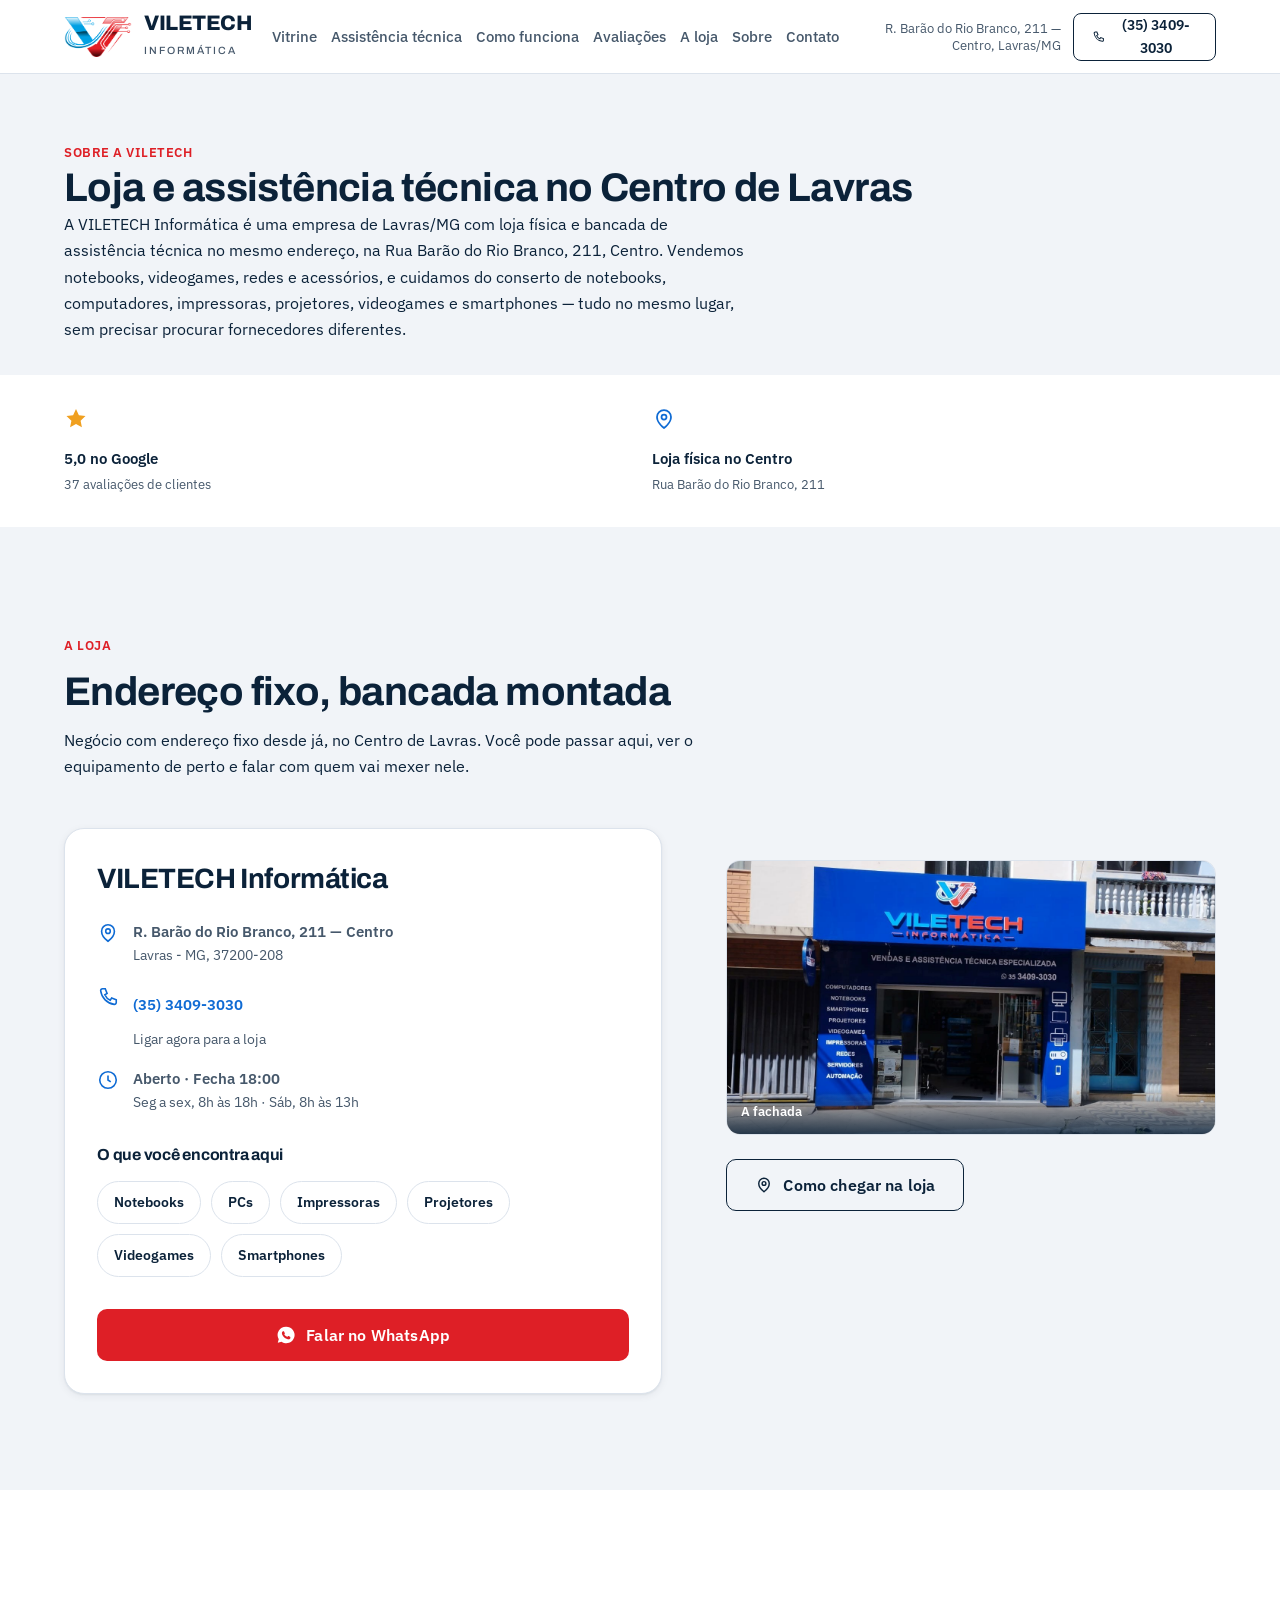
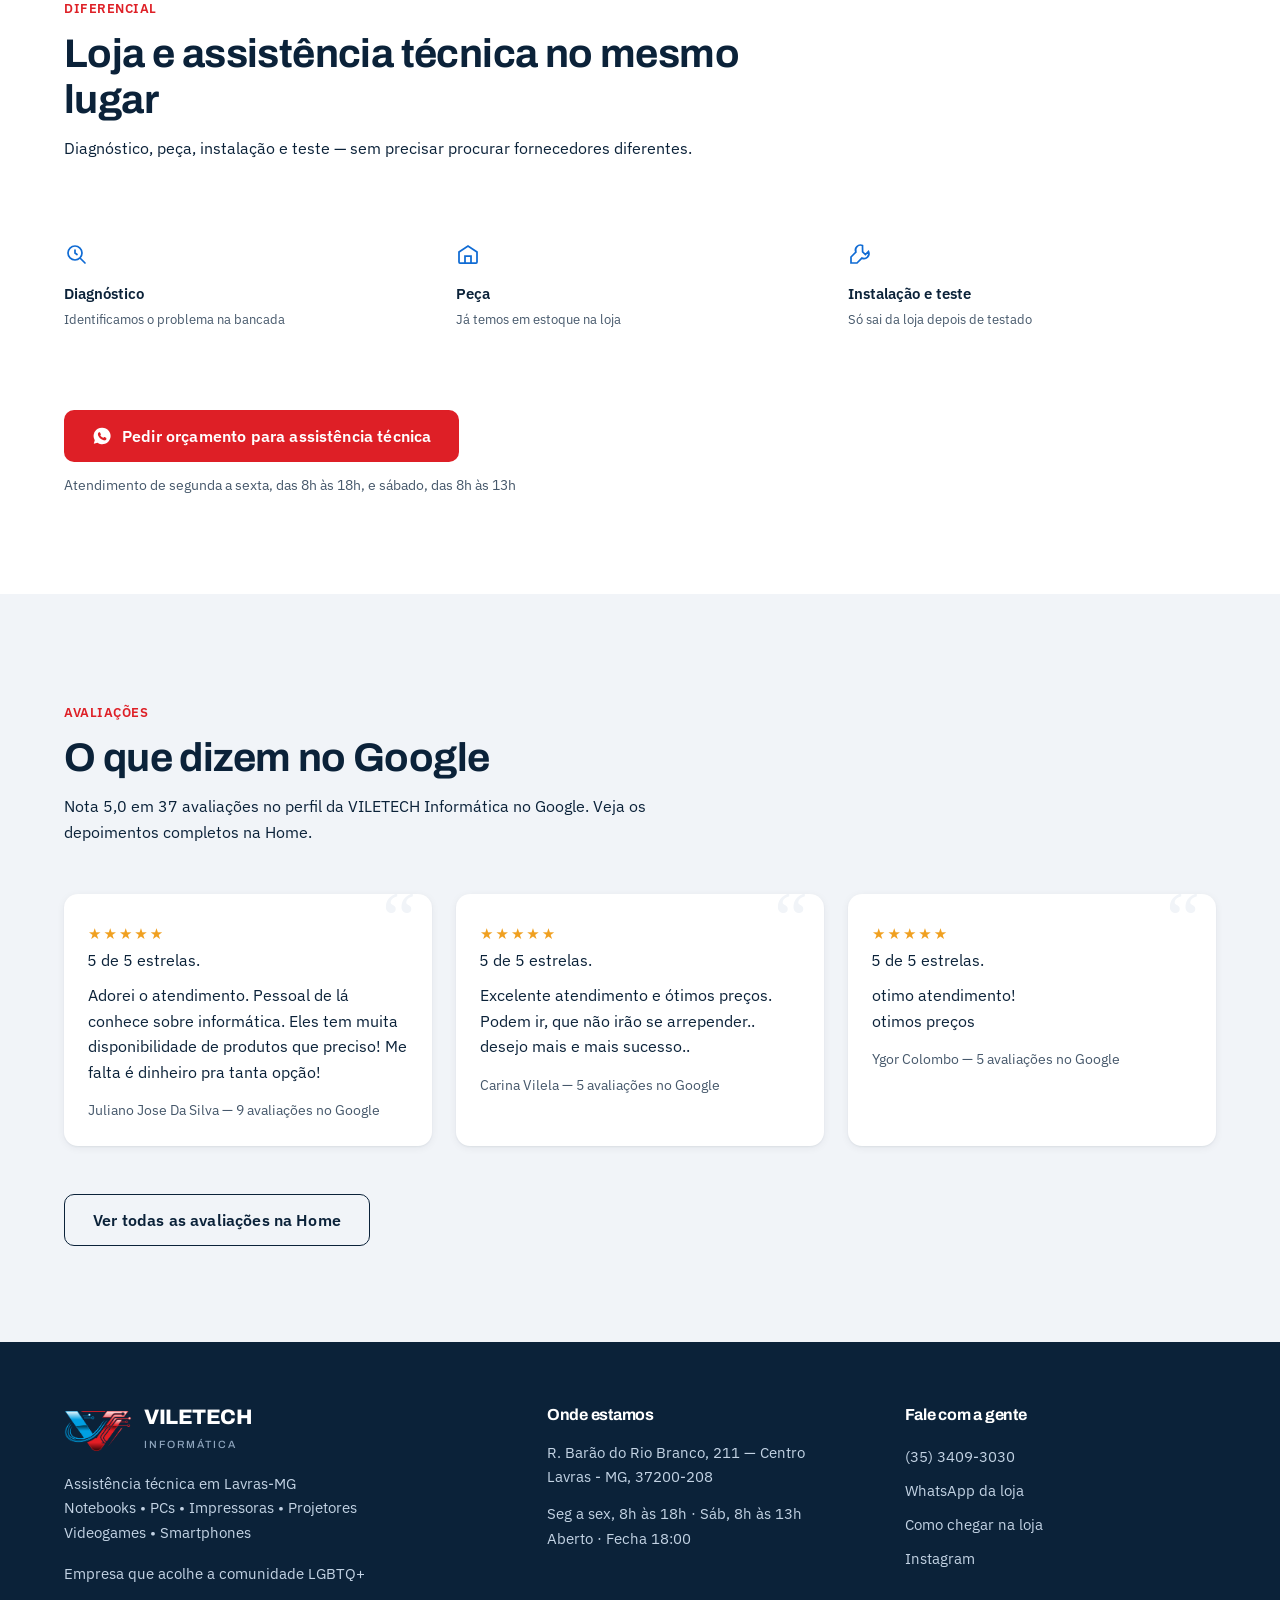
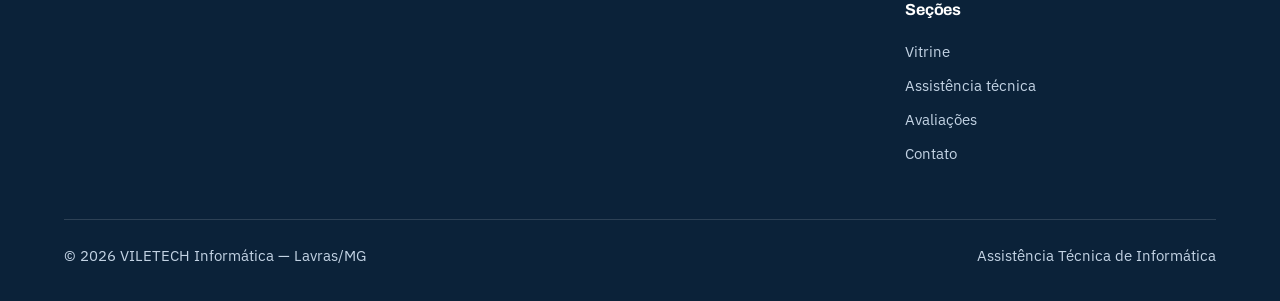
<file: sobre/index.html>
<!DOCTYPE html>
<html lang="pt-BR">
<head>
<meta charset="UTF-8">
<meta name="viewport" content="width=device-width, initial-scale=1">
<title>Sobre a VILETECH Informática — Loja e assistência técnica em Lavras/MG</title>
<meta name="description" content="Conheça a VILETECH Informática: loja física e assistência técnica no Centro de Lavras/MG, nota 5,0 com 37 avaliações no Google. Endereço, horário e fotos reais da loja.">
<meta name="theme-color" content="#0B2239">
<meta property="og:type" content="website">
<meta property="og:locale" content="pt_BR">
<meta property="og:site_name" content="VILETECH Informática">
<meta property="og:title" content="Sobre a VILETECH Informática — Loja e assistência técnica em Lavras/MG">
<meta property="og:description" content="Conheça a VILETECH Informática: loja física e assistência técnica no Centro de Lavras/MG, nota 5,0 com 37 avaliações no Google.">
<meta property="og:url" content="https://www.viletechinformatica.com.br/sobre/">
<meta property="og:image" content="https://www.viletechinformatica.com.br/img/logo-viletech-512.png">
<meta name="twitter:card" content="summary">
<meta name="twitter:title" content="Sobre a VILETECH Informática — Loja e assistência técnica em Lavras/MG">
<meta name="twitter:description" content="Conheça a VILETECH Informática: loja física e assistência técnica no Centro de Lavras/MG, nota 5,0 com 37 avaliações no Google.">
<meta name="twitter:image" content="https://www.viletechinformatica.com.br/img/logo-viletech-512.png">
<link rel="canonical" href="https://www.viletechinformatica.com.br/sobre/">
<link rel="icon" type="image/png" href="../img/favicon-32.png">
<link rel="apple-touch-icon" href="../img/apple-touch-icon.png">
<link rel="preconnect" href="https://fonts.googleapis.com">
<link rel="preconnect" href="https://fonts.gstatic.com" crossorigin>
<link href="https://fonts.googleapis.com/css2?family=Archivo:wght@600;700;800&family=IBM+Plex+Sans:wght@400;500;600&display=swap" rel="stylesheet">
<link rel="stylesheet" href="../estilo.css">
<script type="application/ld+json">
{
  "@context": "https://schema.org",
  "@type": "BreadcrumbList",
  "itemListElement": [
    { "@type": "ListItem", "position": 1, "name": "Início", "item": "https://www.viletechinformatica.com.br/" },
    { "@type": "ListItem", "position": 2, "name": "Sobre", "item": "https://www.viletechinformatica.com.br/sobre/" }
  ]
}
</script>
<!-- Google tag (gtag.js) -->
<script async src="https://www.googletagmanager.com/gtag/js?id=G-MFPZFJ15C1"></script>
<script>
  window.dataLayer = window.dataLayer || [];
  function gtag(){dataLayer.push(arguments);}
  gtag('js', new Date());

  gtag('config', 'G-MFPZFJ15C1');
</script>
</head>
<body>

<script>document.documentElement.classList.add('js');</script>

<a class="pular" href="#conteudo">Pular para o conteúdo</a>

<!-- ==========================================================================
     CABEÇALHO — igual ao da Home
     ========================================================================== -->
<header class="topo">
  <div class="topo-in">
    <a class="marca" href="../index.html" aria-label="VILETECH Informática — página inicial">
      <img class="marca-logo" src="../img/logo-viletech-mark.png" width="68" height="40" alt="" aria-hidden="true">
      <span class="marca-txt"><strong>VILETECH</strong><span>Informática</span></span>
    </a>

    <nav class="menu" id="menu" aria-label="Navegação principal">
      <a href="../index.html#vitrine">Vitrine</a>
      <a href="../index.html#servicos">Assistência técnica</a>
      <a href="../index.html#como-funciona">Como funciona</a>
      <a href="../index.html#avaliacoes">Avaliações</a>
      <a href="../index.html#loja">A loja</a>
      <a href="./">Sobre</a>
      <a href="../index.html#contato">Contato</a>
    </nav>

    <div class="topo-contato">
      <p class="topo-endereco">R. Barão do Rio Branco, 211 — Centro, Lavras/MG</p>
      <a class="btn btn-s btn-mini" href="tel:+553534093030">
        <svg width="16" height="16" viewBox="0 0 24 24" fill="none" stroke="currentColor" stroke-width="1.9" stroke-linecap="round" aria-hidden="true" focusable="false"><path d="M6 3h3l2 5-2.5 1.5a12 12 0 0 0 6 6L16 13l5 2v3a2 2 0 0 1-2.2 2A17 17 0 0 1 4 5.2 2 2 0 0 1 6 3z"/></svg>
        (35) 3409-3030
      </a>
      <button class="abre-menu" id="abreMenu" type="button" aria-expanded="false" aria-controls="menu" aria-label="Abrir menu de navegação">
        <svg width="22" height="22" viewBox="0 0 24 24" fill="none" stroke="currentColor" stroke-width="2" stroke-linecap="round" aria-hidden="true" focusable="false"><path d="M4 7h16M4 12h16M4 17h16"/></svg>
      </button>
    </div>
  </div>
</header>

<main id="conteudo">

  <!-- ========================================================================
       INTRODUÇÃO
       ======================================================================== -->
  <section class="catalogo-topo">
    <div class="container">
      <p class="selo">Sobre a VILETECH</p>
      <h1 class="h2">Loja e assistência técnica no Centro de Lavras</h1>
      <p class="corpo">A VILETECH Informática é uma empresa de Lavras/MG com loja física e bancada de assistência técnica no mesmo endereço, na Rua Barão do Rio Branco, 211, Centro. Vendemos notebooks, videogames, redes e acessórios, e cuidamos do conserto de notebooks, computadores, impressoras, projetores, videogames e smartphones — tudo no mesmo lugar, sem precisar procurar fornecedores diferentes.</p>
    </div>
  </section>

  <!-- ========================================================================
       CONFIANÇA — nota do Google
       ======================================================================== -->
  <section aria-label="Nota da VILETECH no Google">
    <div class="container">
      <ul class="confianca">
        <li class="revela">
          <span class="ic" aria-hidden="true"><svg width="24" height="24" viewBox="0 0 24 24" fill="#F0A020" aria-hidden="true" focusable="false"><path d="M12 2l2.9 6.3 6.6.8-4.9 4.6 1.3 6.6L12 17l-5.9 3.3 1.3-6.6L2.5 9.1l6.6-.8z"/></svg></span>
          <strong>5,0 no Google</strong><span>37 avaliações de clientes</span>
        </li>
        <li class="revela" data-atraso="1">
          <span class="ic" aria-hidden="true"><svg width="24" height="24" viewBox="0 0 24 24" fill="none" stroke="currentColor" stroke-width="1.75" focusable="false"><path d="M12 21s7-5.2 7-11a7 7 0 1 0-14 0c0 5.8 7 11 7 11z"/><circle cx="12" cy="10" r="2.5"/></svg></span>
          <strong>Loja física no Centro</strong><span>Rua Barão do Rio Branco, 211</span>
        </li>
      </ul>
    </div>
  </section>

  <!-- ========================================================================
       LOJA + ASSISTÊNCIA — endereço, horário e fotos reais
       ======================================================================== -->
  <section class="secao secao--cinza" aria-labelledby="tituloSobreLoja">
    <div class="container">
      <div class="cabeca-secao revela">
        <p class="selo">A loja</p>
        <h2 class="h2" id="tituloSobreLoja">Endereço fixo, bancada montada</h2>
        <p class="corpo">Negócio com endereço fixo desde já, no Centro de Lavras. Você pode passar aqui, ver o equipamento de perto e falar com quem vai mexer nele.</p>
      </div>

      <div class="duas-colunas">
        <div class="painel-endereco revela">
          <h3 class="h3">VILETECH Informática</h3>
          <ul class="dados">
            <li>
              <span class="ic" aria-hidden="true"><svg width="22" height="22" viewBox="0 0 24 24" fill="none" stroke="currentColor" stroke-width="1.75" focusable="false"><path d="M12 21s7-5.2 7-11a7 7 0 1 0-14 0c0 5.8 7 11 7 11z"/><circle cx="12" cy="10" r="2.5"/></svg></span>
              <span><strong>R. Barão do Rio Branco, 211 — Centro</strong><span>Lavras - MG, 37200-208</span></span>
            </li>
            <li>
              <span class="ic" aria-hidden="true"><svg width="22" height="22" viewBox="0 0 24 24" fill="none" stroke="currentColor" stroke-width="1.75" stroke-linecap="round" focusable="false"><path d="M6 3h3l2 5-2.5 1.5a12 12 0 0 0 6 6L16 13l5 2v3a2 2 0 0 1-2.2 2A17 17 0 0 1 4 5.2 2 2 0 0 1 6 3z"/></svg></span>
              <span><strong><a href="tel:+553534093030">(35) 3409-3030</a></strong><span>Ligar agora para a loja</span></span>
            </li>
            <li>
              <span class="ic" aria-hidden="true"><svg width="22" height="22" viewBox="0 0 24 24" fill="none" stroke="currentColor" stroke-width="1.75" focusable="false"><circle cx="12" cy="12" r="9"/><path d="M12 7v5l3 2"/></svg></span>
              <span><strong>Aberto · Fecha 18:00</strong><span>Seg a sex, 8h às 18h · Sáb, 8h às 13h</span></span>
            </li>
          </ul>

          <h3 class="h4" style="font-size:16px;margin-top:var(--e6)">O que você encontra aqui</h3>
          <ul class="chips">
            <li class="chip">Notebooks</li>
            <li class="chip">PCs</li>
            <li class="chip">Impressoras</li>
            <li class="chip">Projetores</li>
            <li class="chip">Videogames</li>
            <li class="chip">Smartphones</li>
          </ul>

          <div class="linha-btn" style="margin-top:var(--e6);flex-direction:column;align-items:stretch;gap:0">
            <a class="btn btn-p" data-zap="Olá! Vim pela página Sobre da VILETECH e queria saber mais." href="https://wa.me/553534093030?text=Ol%C3%A1!%20Vim%20pela%20p%C3%A1gina%20Sobre%20da%20VILETECH%20e%20queria%20saber%20mais." target="_blank" rel="noopener">
              <svg width="20" height="20" viewBox="0 0 24 24" fill="currentColor" aria-hidden="true" focusable="false"><path d="M12 2a10 10 0 0 0-8.7 15l-1.2 4.4 4.5-1.2A10 10 0 1 0 12 2zm5.3 14c-.2.6-1.2 1.2-1.7 1.2-.5.1-1 .1-1.6-.1-.4-.1-.9-.3-1.5-.6-2.6-1.1-4.3-3.8-4.4-4-.1-.2-1-1.4-1-2.6 0-1.2.6-1.8.9-2.1.2-.2.5-.3.7-.3h.5c.2 0 .4 0 .6.5l.8 1.9c.1.2 0 .4-.1.5l-.3.4c-.1.1-.3.3-.1.6.1.2.6 1 1.3 1.6.9.8 1.6 1 1.9 1.2.2.1.4 0 .5-.1l.7-.8c.2-.2.3-.2.6-.1l1.7.8c.3.1.5.2.5.4 0 .1 0 .5-.2 1z"/></svg>
              Falar no WhatsApp
            </a>
          </div>
        </div>

        <div class="revela" data-atraso="1">
          <!-- GALERIA — troque o src pelas fotos reais da loja; o desenho abaixo é o reserva -->
          <div class="galeria">
            <figure class="foto-loja" style="aspect-ratio:16/9">
              <img src="../fotos/fachada.png" alt="Fachada da loja VILETECH Informática na Rua Barão do Rio Branco, 211, Centro de Lavras" loading="lazy" decoding="async" width="1600" height="720" style="position:absolute;inset:0">
              <figcaption>A fachada</figcaption>
            </figure>
          </div>

          <div class="linha-btn" style="margin-top:var(--e5)">
            <a class="btn btn-s" href="https://www.google.com/maps/search/?api=1&amp;query=Viletech%20Inform%C3%A1tica%20Rua%20Bar%C3%A3o%20do%20Rio%20Branco%20211%20Lavras%20MG" target="_blank" rel="noopener">
              <svg width="18" height="18" viewBox="0 0 24 24" fill="none" stroke="currentColor" stroke-width="1.9" stroke-linecap="round" aria-hidden="true" focusable="false"><path d="M12 21s7-5.2 7-11a7 7 0 1 0-14 0c0 5.8 7 11 7 11z"/><circle cx="12" cy="10" r="2.5"/></svg>
              Como chegar na loja
            </a>
          </div>
        </div>
      </div>
    </div>
  </section>

  <!-- ========================================================================
       DIFERENCIAL
       ======================================================================== -->
  <section class="secao" aria-labelledby="tituloDiferencialSobre">
    <div class="container">
      <div class="cabeca-secao revela">
        <p class="selo">Diferencial</p>
        <h2 class="h2" id="tituloDiferencialSobre">Loja e assistência técnica no mesmo lugar</h2>
        <p class="corpo">Diagnóstico, peça, instalação e teste — sem precisar procurar fornecedores diferentes.</p>
      </div>

      <ul class="confianca">
        <li class="revela">
          <span class="ic" aria-hidden="true"><svg width="24" height="24" viewBox="0 0 24 24" fill="none" stroke="currentColor" stroke-width="1.7" stroke-linecap="round" focusable="false"><circle cx="11" cy="11" r="7"/><path d="M16.5 16.5L21 21M11 8v3l2 1.5"/></svg></span>
          <strong>Diagnóstico</strong><span>Identificamos o problema na bancada</span>
        </li>
        <li class="revela" data-atraso="1">
          <span class="ic" aria-hidden="true"><svg width="24" height="24" viewBox="0 0 24 24" fill="none" stroke="currentColor" stroke-width="1.75" focusable="false"><path d="M3 10l9-6 9 6v10a1 1 0 0 1-1 1H4a1 1 0 0 1-1-1z"/><path d="M9 21v-7h6v7"/></svg></span>
          <strong>Peça</strong><span>Já temos em estoque na loja</span>
        </li>
        <li class="revela" data-atraso="2">
          <span class="ic" aria-hidden="true"><svg width="24" height="24" viewBox="0 0 24 24" fill="none" stroke="currentColor" stroke-width="1.7" stroke-linecap="round" focusable="false"><path d="M14.5 3.5a5 5 0 0 0-6.6 6.6L3 15v6h6l4.9-4.9a5 5 0 0 0 6.6-6.6l-3.1 3.1-2.8-2.8z"/></svg></span>
          <strong>Instalação e teste</strong><span>Só sai da loja depois de testado</span>
        </li>
      </ul>

      <div class="linha-btn revela" style="margin-top:var(--e7);flex-direction:column;align-items:flex-start;gap:0">
        <a class="btn btn-p" data-zap="Olá! Vim pela página Sobre da VILETECH e gostaria de solicitar um orçamento para assistência técnica." href="https://wa.me/553534093030?text=Ol%C3%A1!%20Vim%20pela%20p%C3%A1gina%20Sobre%20da%20VILETECH%20e%20gostaria%20de%20solicitar%20um%20or%C3%A7amento%20para%20assist%C3%AAncia%20t%C3%A9cnica." target="_blank" rel="noopener">
          <svg width="20" height="20" viewBox="0 0 24 24" fill="currentColor" aria-hidden="true" focusable="false"><path d="M12 2a10 10 0 0 0-8.7 15l-1.2 4.4 4.5-1.2A10 10 0 1 0 12 2zm5.3 14c-.2.6-1.2 1.2-1.7 1.2-.5.1-1 .1-1.6-.1-.4-.1-.9-.3-1.5-.6-2.6-1.1-4.3-3.8-4.4-4-.1-.2-1-1.4-1-2.6 0-1.2.6-1.8.9-2.1.2-.2.5-.3.7-.3h.5c.2 0 .4 0 .6.5l.8 1.9c.1.2 0 .4-.1.5l-.3.4c-.1.1-.3.3-.1.6.1.2.6 1 1.3 1.6.9.8 1.6 1 1.9 1.2.2.1.4 0 .5-.1l.7-.8c.2-.2.3-.2.6-.1l1.7.8c.3.1.5.2.5.4 0 .1 0 .5-.2 1z"/></svg>
          Pedir orçamento para assistência técnica
        </a>
        <p class="micro-cta">Atendimento de segunda a sexta, das 8h às 18h, e sábado, das 8h às 13h</p>
      </div>
    </div>
  </section>

  <!-- ========================================================================
       AVALIAÇÕES — resumo
       ======================================================================== -->
  <section class="secao secao--cinza" aria-labelledby="tituloAvaliacoesSobre">
    <div class="container">
      <div class="cabeca-secao revela">
        <p class="selo">Avaliações</p>
        <h2 class="h2" id="tituloAvaliacoesSobre">O que dizem no Google</h2>
        <p class="corpo">Nota 5,0 em 37 avaliações no perfil da VILETECH Informática no Google. Veja os depoimentos completos na Home.</p>
      </div>

      <div class="grade g3">
        <figure class="card-prova revela">
          <div class="estrelas" aria-hidden="true">★★★★★</div>
          <span class="so-leitor">5 de 5 estrelas.</span>
          <blockquote><p>Adorei o atendimento. Pessoal de lá conhece sobre informática. Eles tem muita disponibilidade de produtos que preciso! Me falta é dinheiro pra tanta opção!</p></blockquote>
          <figcaption class="quem">Juliano Jose Da Silva — 9 avaliações no Google</figcaption>
        </figure>

        <figure class="card-prova revela" data-atraso="1">
          <div class="estrelas" aria-hidden="true">★★★★★</div>
          <span class="so-leitor">5 de 5 estrelas.</span>
          <blockquote><p>Excelente atendimento e ótimos preços. Podem ir, que não irão se arrepender.. desejo mais e mais sucesso..</p></blockquote>
          <figcaption class="quem">Carina Vilela — 5 avaliações no Google</figcaption>
        </figure>

        <figure class="card-prova revela" data-atraso="2">
          <div class="estrelas" aria-hidden="true">★★★★★</div>
          <span class="so-leitor">5 de 5 estrelas.</span>
          <blockquote><p>otimo atendimento!<br>otimos preços</p></blockquote>
          <figcaption class="quem">Ygor Colombo — 5 avaliações no Google</figcaption>
        </figure>
      </div>

      <div class="linha-btn revela" style="margin-top:var(--e7);flex-direction:column;align-items:flex-start;gap:0">
        <a class="btn btn-s" href="../index.html#avaliacoes">Ver todas as avaliações na Home</a>
      </div>
    </div>
  </section>

</main>

<!-- ==========================================================================
     RODAPÉ — igual ao da Home
     ========================================================================== -->
<footer class="rodape">
  <div class="container">
    <div class="rodape-grade">
      <div>
        <div class="marca" style="margin-bottom:var(--e4)">
          <img class="marca-logo" src="../img/logo-viletech-mark.png" width="68" height="40" alt="" aria-hidden="true">
          <span class="marca-txt"><strong>VILETECH</strong><span>Informática</span></span>
        </div>
        <p>Assistência técnica em Lavras-MG<br>Notebooks • PCs • Impressoras • Projetores<br>Videogames • Smartphones</p>
        <p style="margin-top:var(--e4)">Empresa que acolhe a comunidade LGBTQ+</p>
      </div>

      <div>
        <h2>Onde estamos</h2>
        <p>R. Barão do Rio Branco, 211 — Centro<br>Lavras - MG, 37200-208</p>
        <p style="margin-top:var(--e3)">Seg a sex, 8h às 18h · Sáb, 8h às 13h<br>Aberto · Fecha 18:00</p>
      </div>

      <div>
        <h2>Fale com a gente</h2>
        <ul>
          <li><a href="tel:+553534093030">(35) 3409-3030</a></li>
          <li><a data-zap="Olá! Vim pela página Sobre da VILETECH." href="https://wa.me/553534093030?text=Ol%C3%A1!%20Vim%20pela%20p%C3%A1gina%20Sobre%20da%20VILETECH." target="_blank" rel="noopener">WhatsApp da loja</a></li>
          <li><a href="https://www.google.com/maps/search/?api=1&amp;query=Viletech%20Inform%C3%A1tica%20Rua%20Bar%C3%A3o%20do%20Rio%20Branco%20211%20Lavras%20MG" target="_blank" rel="noopener">Como chegar na loja</a></li>
          <li><a href="https://www.instagram.com/viletech_informatica/" target="_blank" rel="noopener">Instagram</a></li>
        </ul>
        <h2 style="margin-top:var(--e5)">Seções</h2>
        <ul>
          <li><a href="../index.html#vitrine">Vitrine</a></li>
          <li><a href="../index.html#servicos">Assistência técnica</a></li>
          <li><a href="../index.html#avaliacoes">Avaliações</a></li>
          <li><a href="../index.html#contato">Contato</a></li>
        </ul>
      </div>
    </div>

    <div class="rodape-fim">
      <p>© <span id="ano">2026</span> VILETECH Informática — Lavras/MG</p>
      <p>Assistência Técnica de Informática</p>
    </div>
  </div>
</footer>

<!-- ========================= BOTÃO FLUTUANTE ========================= -->
<div class="flutuante-area" id="areaFlutuante">
  <a class="flutuante" id="flutuante" data-zap="Olá! Vim pela página Sobre da VILETECH." href="https://wa.me/553534093030?text=Ol%C3%A1!%20Vim%20pela%20p%C3%A1gina%20Sobre%20da%20VILETECH." target="_blank" rel="noopener" aria-label="Falar no WhatsApp com a VILETECH Informática">
    <svg width="30" height="30" viewBox="0 0 24 24" fill="currentColor" aria-hidden="true" focusable="false"><path d="M12 2a10 10 0 0 0-8.7 15l-1.2 4.4 4.5-1.2A10 10 0 1 0 12 2zm5.3 14c-.2.6-1.2 1.2-1.7 1.2-.5.1-1 .1-1.6-.1-.4-.1-.9-.3-1.5-.6-2.6-1.1-4.3-3.8-4.4-4-.1-.2-1-1.4-1-2.6 0-1.2.6-1.8.9-2.1.2-.2.5-.3.7-.3h.5c.2 0 .4 0 .6.5l.8 1.9c.1.2 0 .4-.1.5l-.3.4c-.1.1-.3.3-.1.6.1.2.6 1 1.3 1.6.9.8 1.6 1 1.9 1.2.2.1.4 0 .5-.1l.7-.8c.2-.2.3-.2.6-.1l1.7.8c.3.1.5.2.5.4 0 .1 0 .5-.2 1z"/></svg>
  </a>
</div>

<!-- ========================= BARRA FIXA MOBILE ========================= -->
<nav class="barra-mobile" aria-label="Ações rápidas de contato">
  <a class="btn btn-w" data-zap="Olá! Vim pela página Sobre da VILETECH." href="https://wa.me/553534093030?text=Ol%C3%A1!%20Vim%20pela%20p%C3%A1gina%20Sobre%20da%20VILETECH." target="_blank" rel="noopener">
    <svg width="20" height="20" viewBox="0 0 24 24" fill="currentColor" aria-hidden="true" focusable="false"><path d="M12 2a10 10 0 0 0-8.7 15l-1.2 4.4 4.5-1.2A10 10 0 1 0 12 2zm5.3 14c-.2.6-1.2 1.2-1.7 1.2-.5.1-1 .1-1.6-.1-.4-.1-.9-.3-1.5-.6-2.6-1.1-4.3-3.8-4.4-4-.1-.2-1-1.4-1-2.6 0-1.2.6-1.8.9-2.1.2-.2.5-.3.7-.3h.5c.2 0 .4 0 .6.5l.8 1.9c.1.2 0 .4-.1.5l-.3.4c-.1.1-.3.3-.1.6.1.2.6 1 1.3 1.6.9.8 1.6 1 1.9 1.2.2.1.4 0 .5-.1l.7-.8c.2-.2.3-.2.6-.1l1.7.8c.3.1.5.2.5.4 0 .1 0 .5-.2 1z"/></svg>
    WhatsApp
  </a>
  <a class="btn btn-s" href="tel:+553534093030" aria-label="Ligar para (35) 3409-3030">Ligar</a>
</nav>

<script src="../dados-produtos.js"></script>
<script>
(function(){
  'use strict';

  document.querySelectorAll('[data-zap]').forEach(function(el){
    el.setAttribute('href','https://wa.me/' + NUMERO_WHATSAPP + '?text=' + encodeURIComponent(el.dataset.zap));
  });

  var semAnimacao = window.matchMedia('(prefers-reduced-motion: reduce)').matches;

  /* MENU MOBILE */
  var abreMenu = document.getElementById('abreMenu');
  var menu = document.getElementById('menu');

  function fechaMenu(){
    menu.classList.remove('aberto');
    abreMenu.setAttribute('aria-expanded','false');
    abreMenu.setAttribute('aria-label','Abrir menu de navegação');
  }

  abreMenu.addEventListener('click', function(){
    var aberto = menu.classList.toggle('aberto');
    abreMenu.setAttribute('aria-expanded', String(aberto));
    abreMenu.setAttribute('aria-label', aberto ? 'Fechar menu de navegação' : 'Abrir menu de navegação');
  });

  menu.addEventListener('click', function(e){
    if(e.target.tagName === 'A') fechaMenu();
  });

  document.addEventListener('keydown', function(e){
    if(e.key === 'Escape' && menu.classList.contains('aberto')){
      fechaMenu();
      abreMenu.focus();
    }
  });

  /* REVELAR BLOCOS AO ROLAR */
  var blocos = document.querySelectorAll('.revela');
  if(semAnimacao || !('IntersectionObserver' in window)){
    blocos.forEach(function(b){ b.classList.add('dentro'); });
  } else {
    var obsRevela = new IntersectionObserver(function(entradas){
      entradas.forEach(function(entrada){
        if(entrada.isIntersecting){
          entrada.target.classList.add('dentro');
          obsRevela.unobserve(entrada.target);
        }
      });
    }, { rootMargin: '0px 0px -12% 0px', threshold: 0.12 });
    blocos.forEach(function(b){ obsRevela.observe(b); });
  }

  /* BOTÃO FLUTUANTE */
  var area = document.getElementById('areaFlutuante');
  function checaRolagem(){
    var altura = document.documentElement.scrollHeight - window.innerHeight;
    var progresso = altura > 0 ? window.scrollY / altura : 0;
    area.classList.toggle('visivel', progresso > 0.25);
  }
  window.addEventListener('scroll', checaRolagem, { passive: true });
  window.addEventListener('resize', checaRolagem, { passive: true });
  checaRolagem();

  /* ANO NO RODAPÉ */
  document.getElementById('ano').textContent = new Date().getFullYear();
})();
</script>

</body>
</html>
</file>
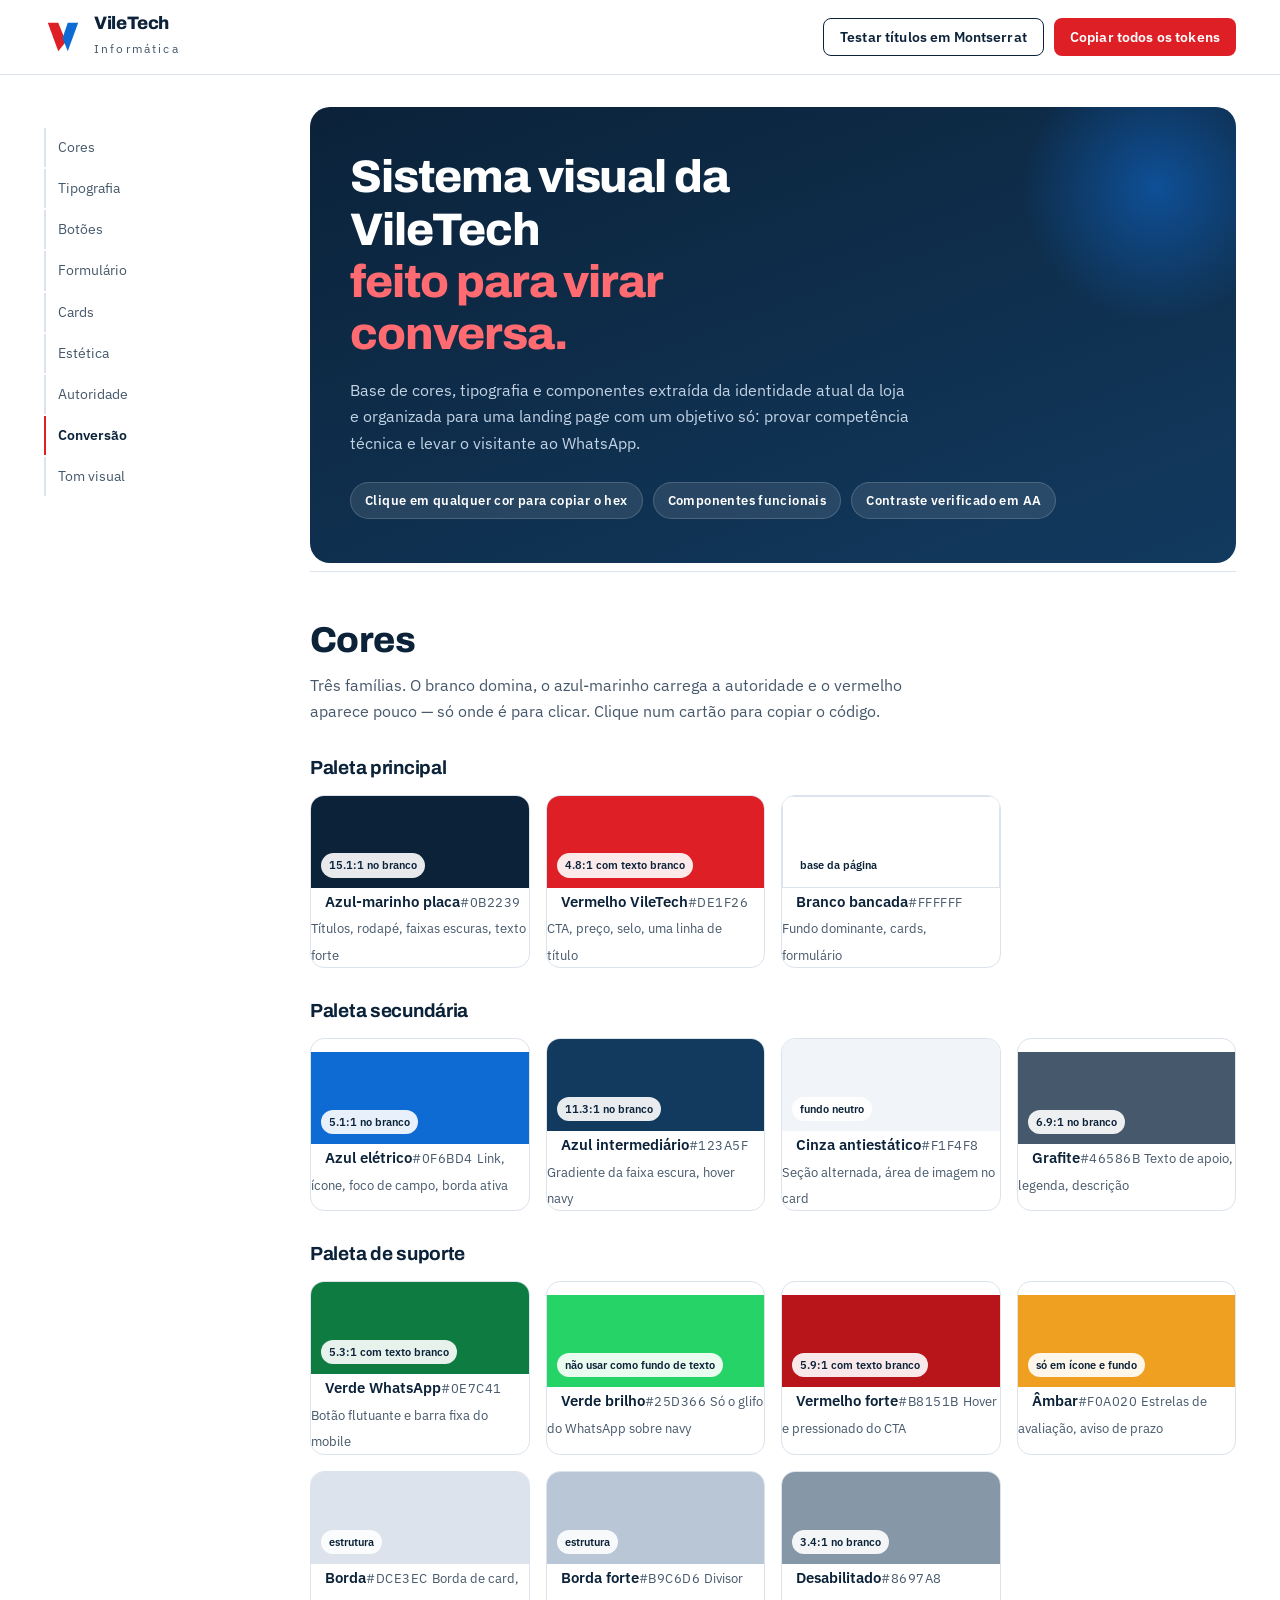
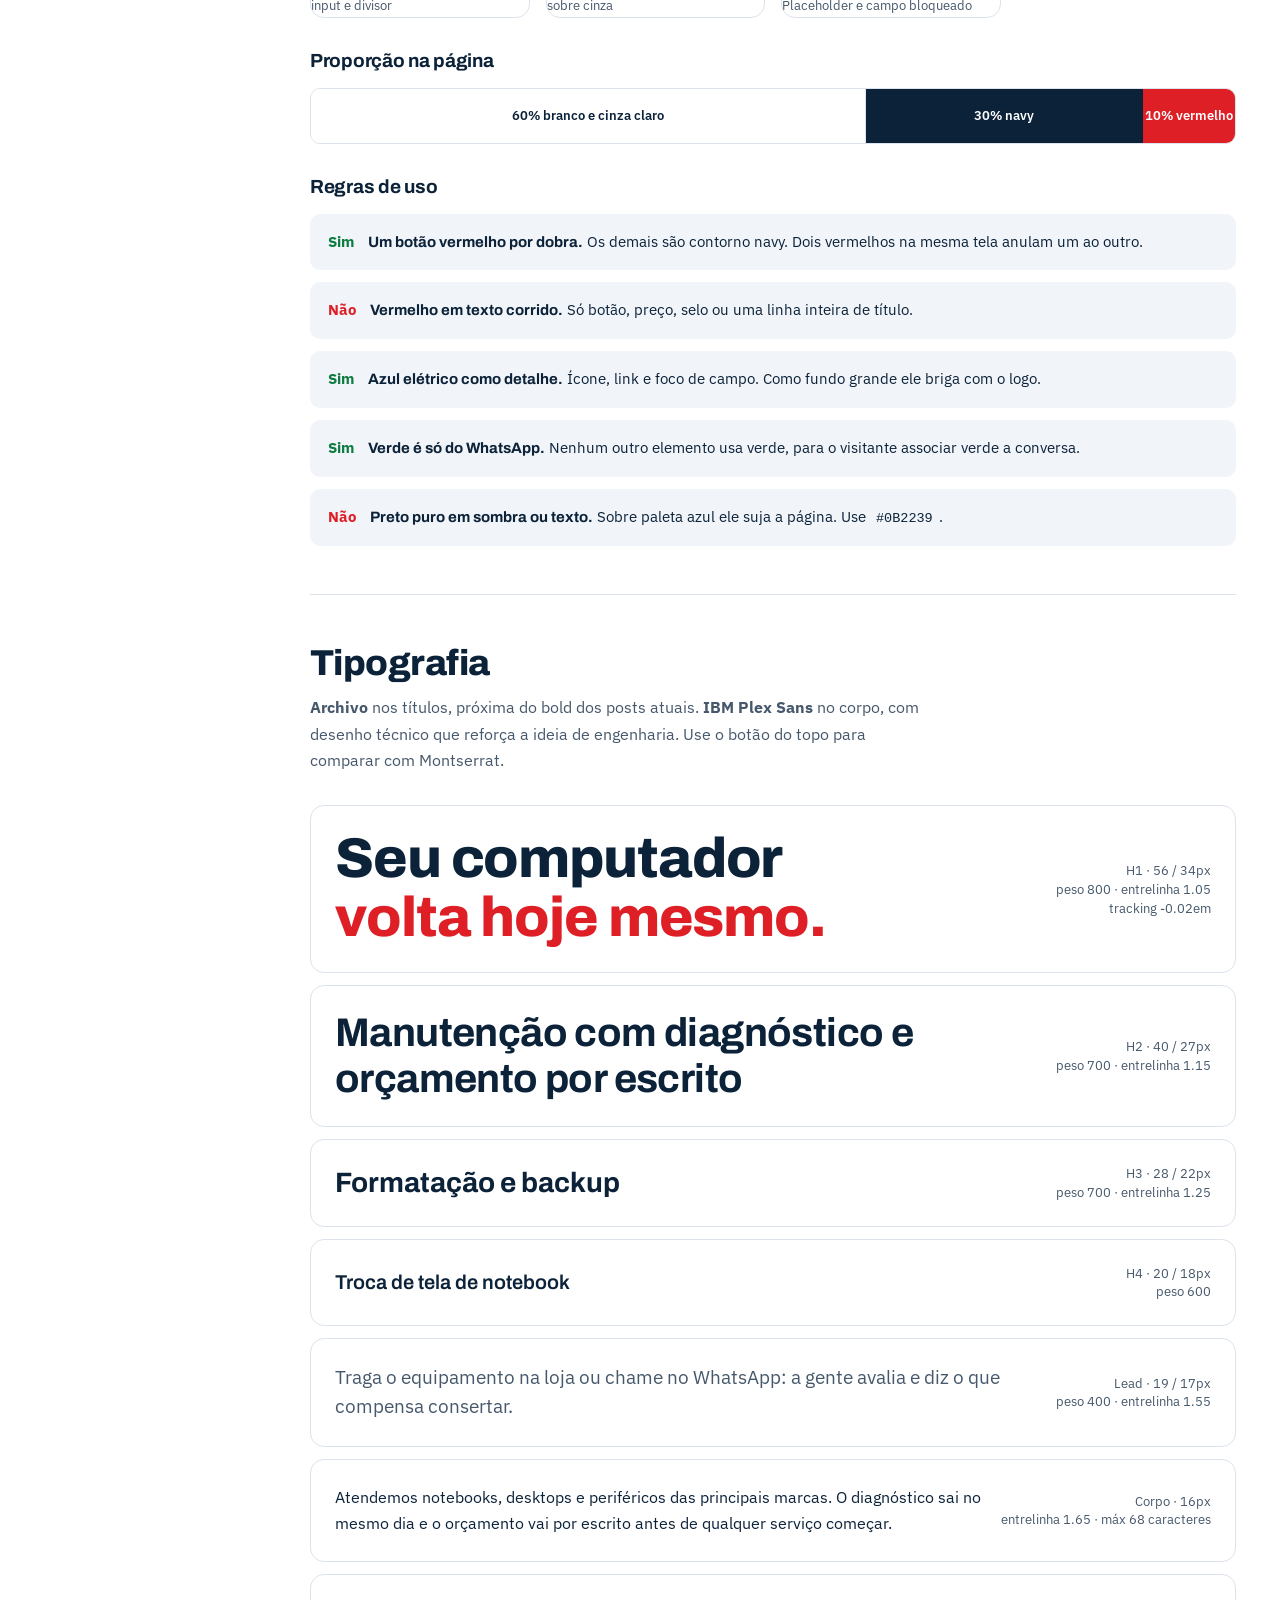
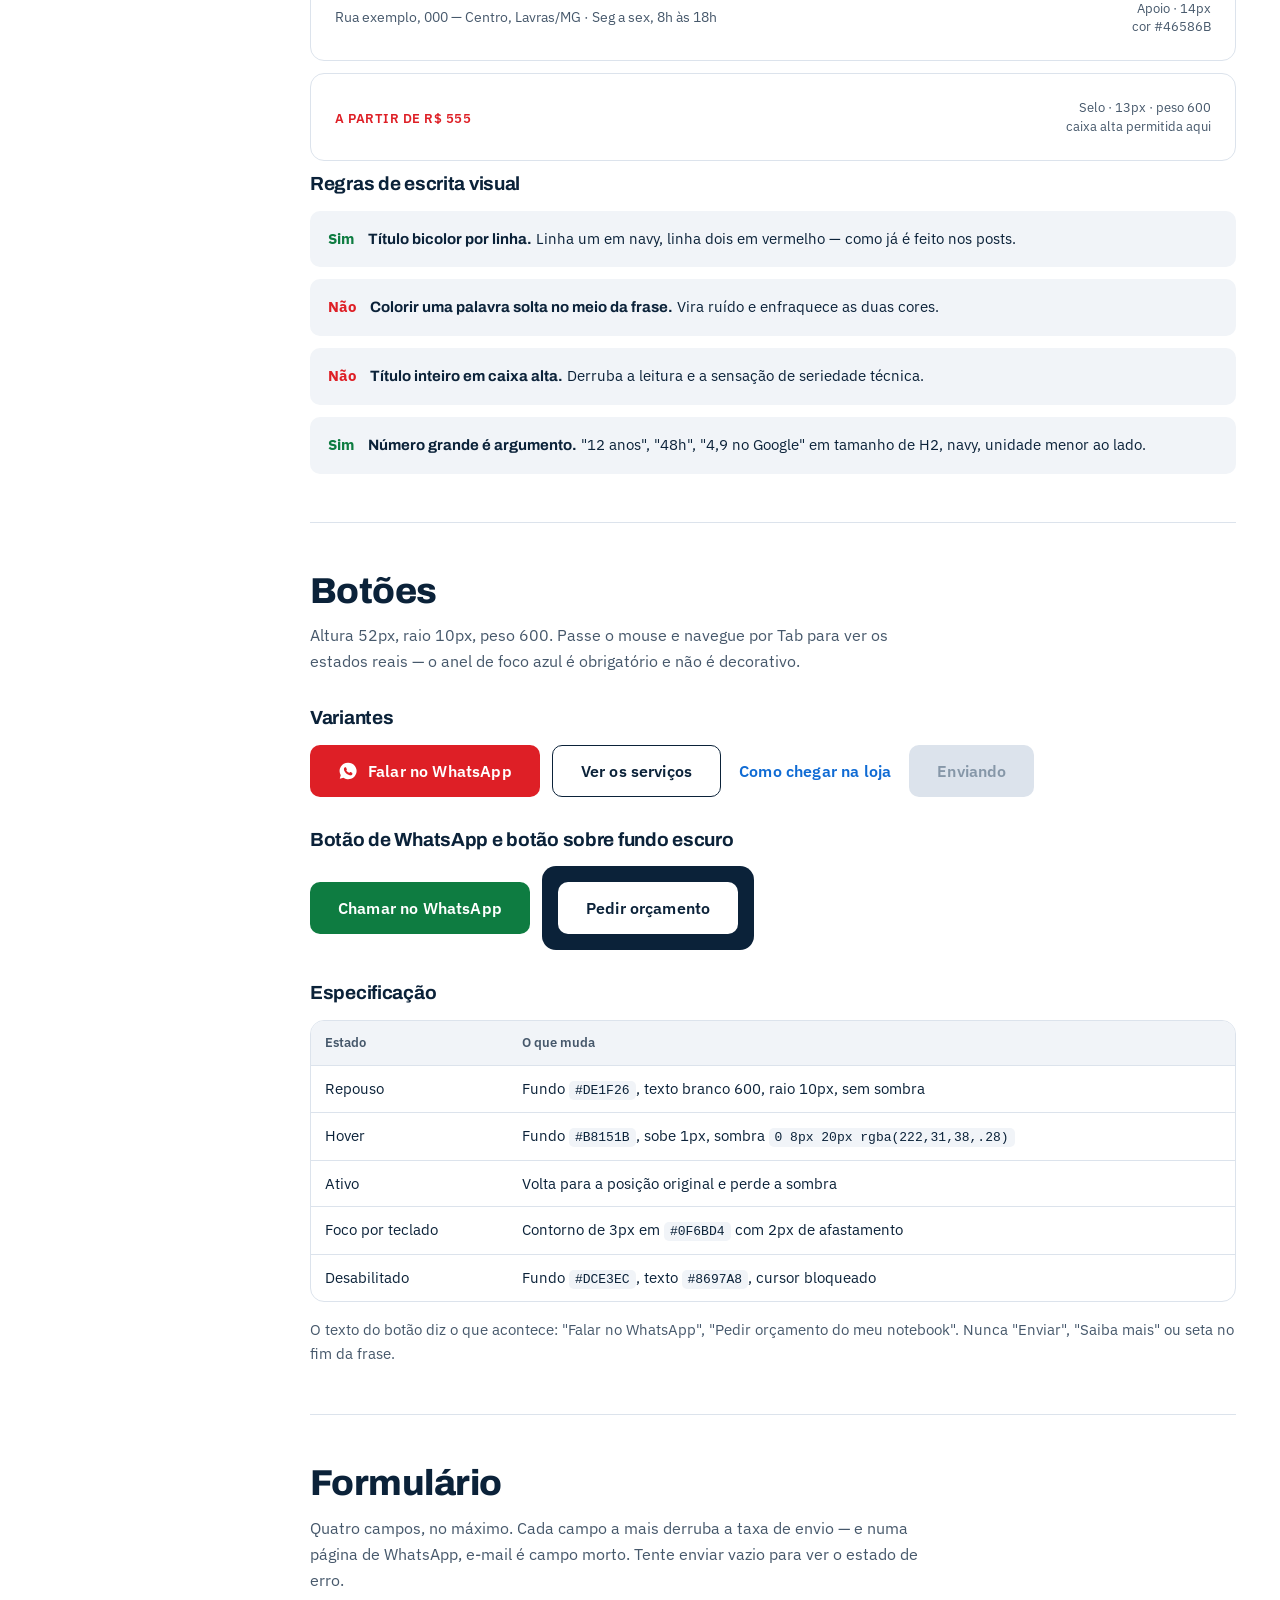
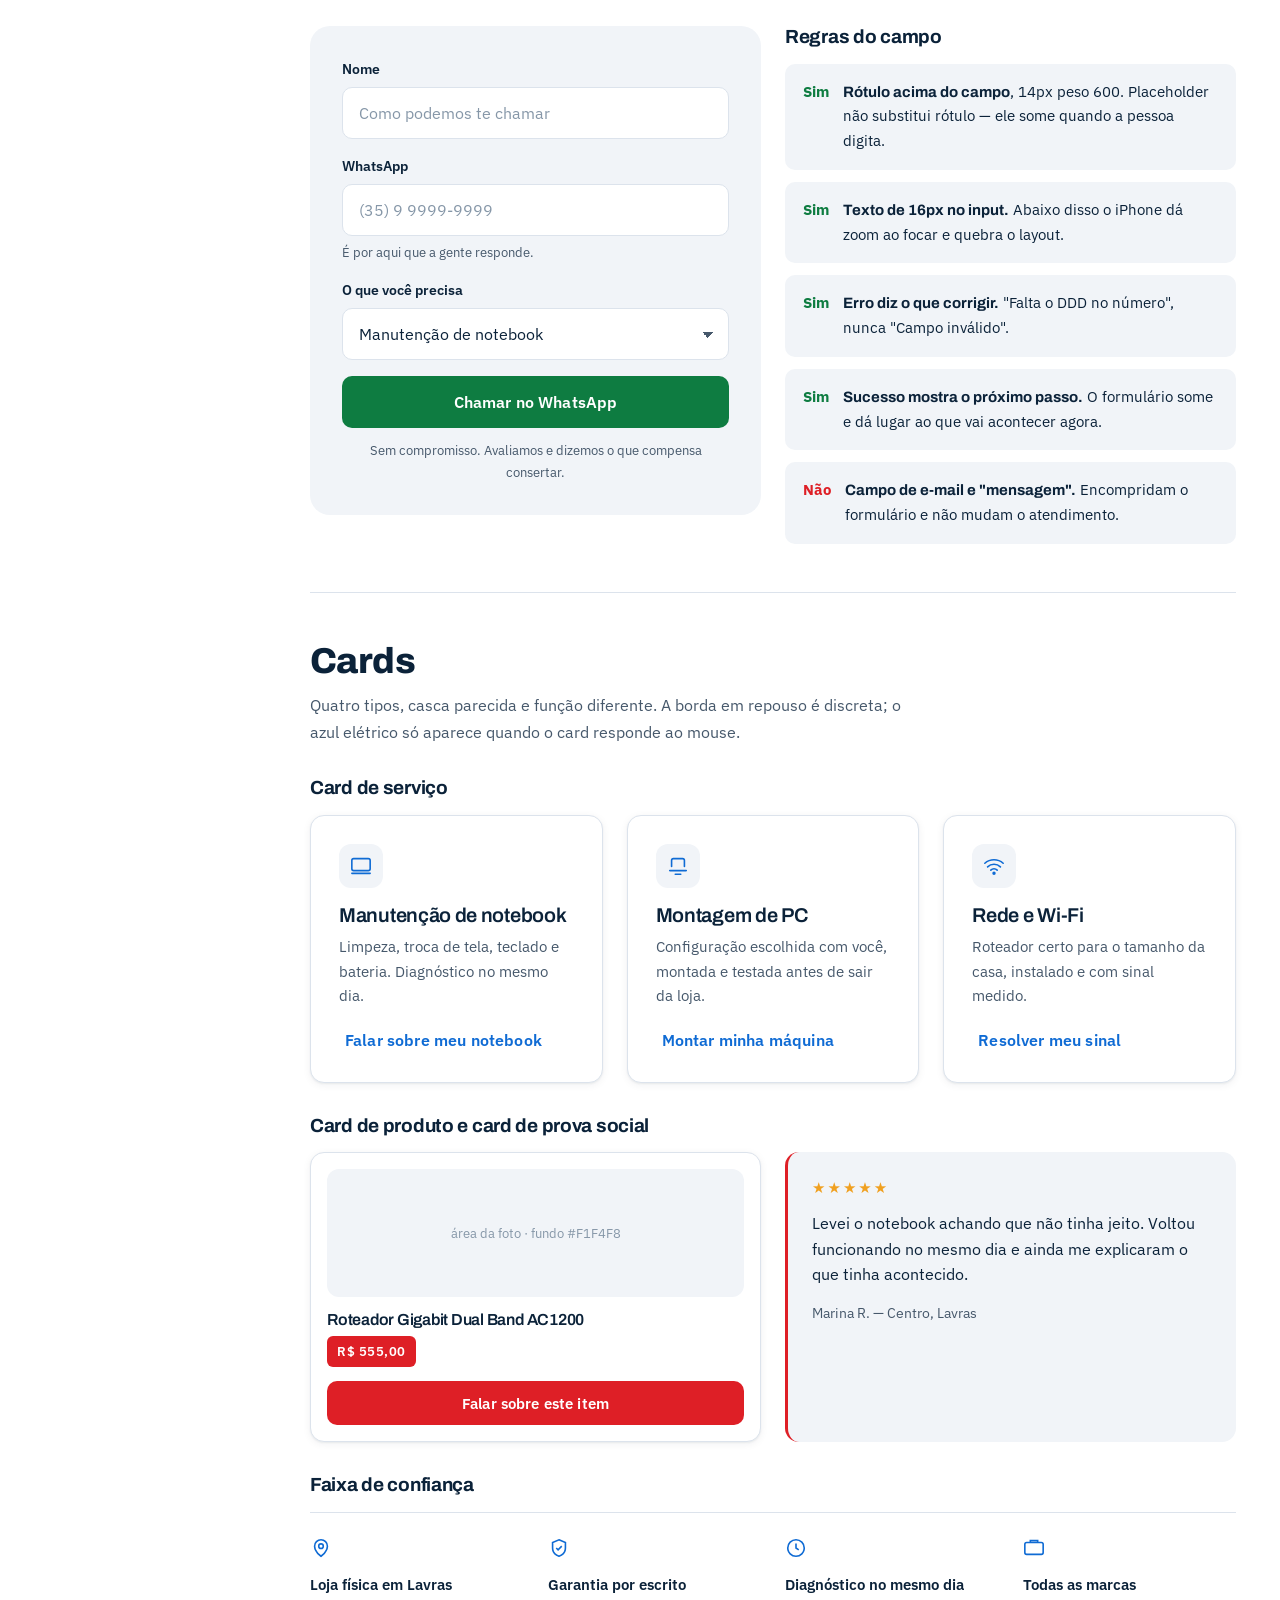
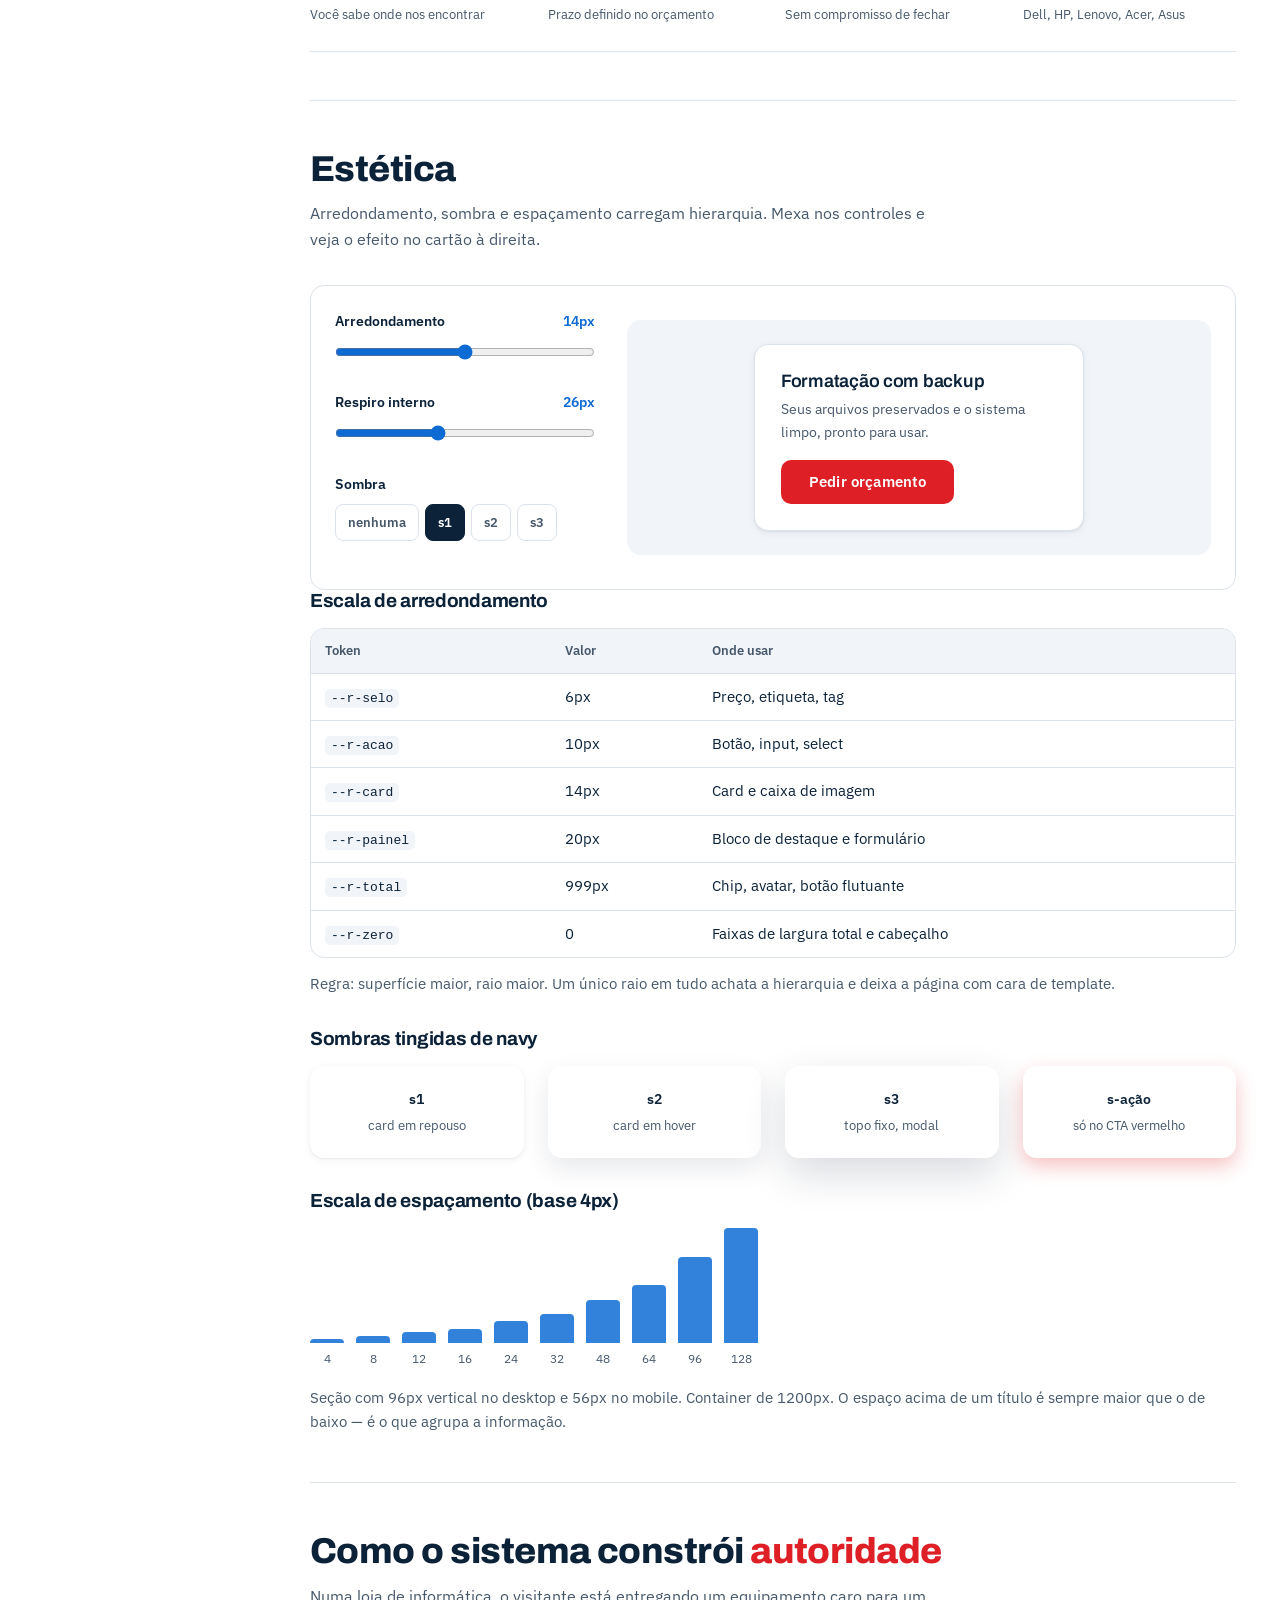
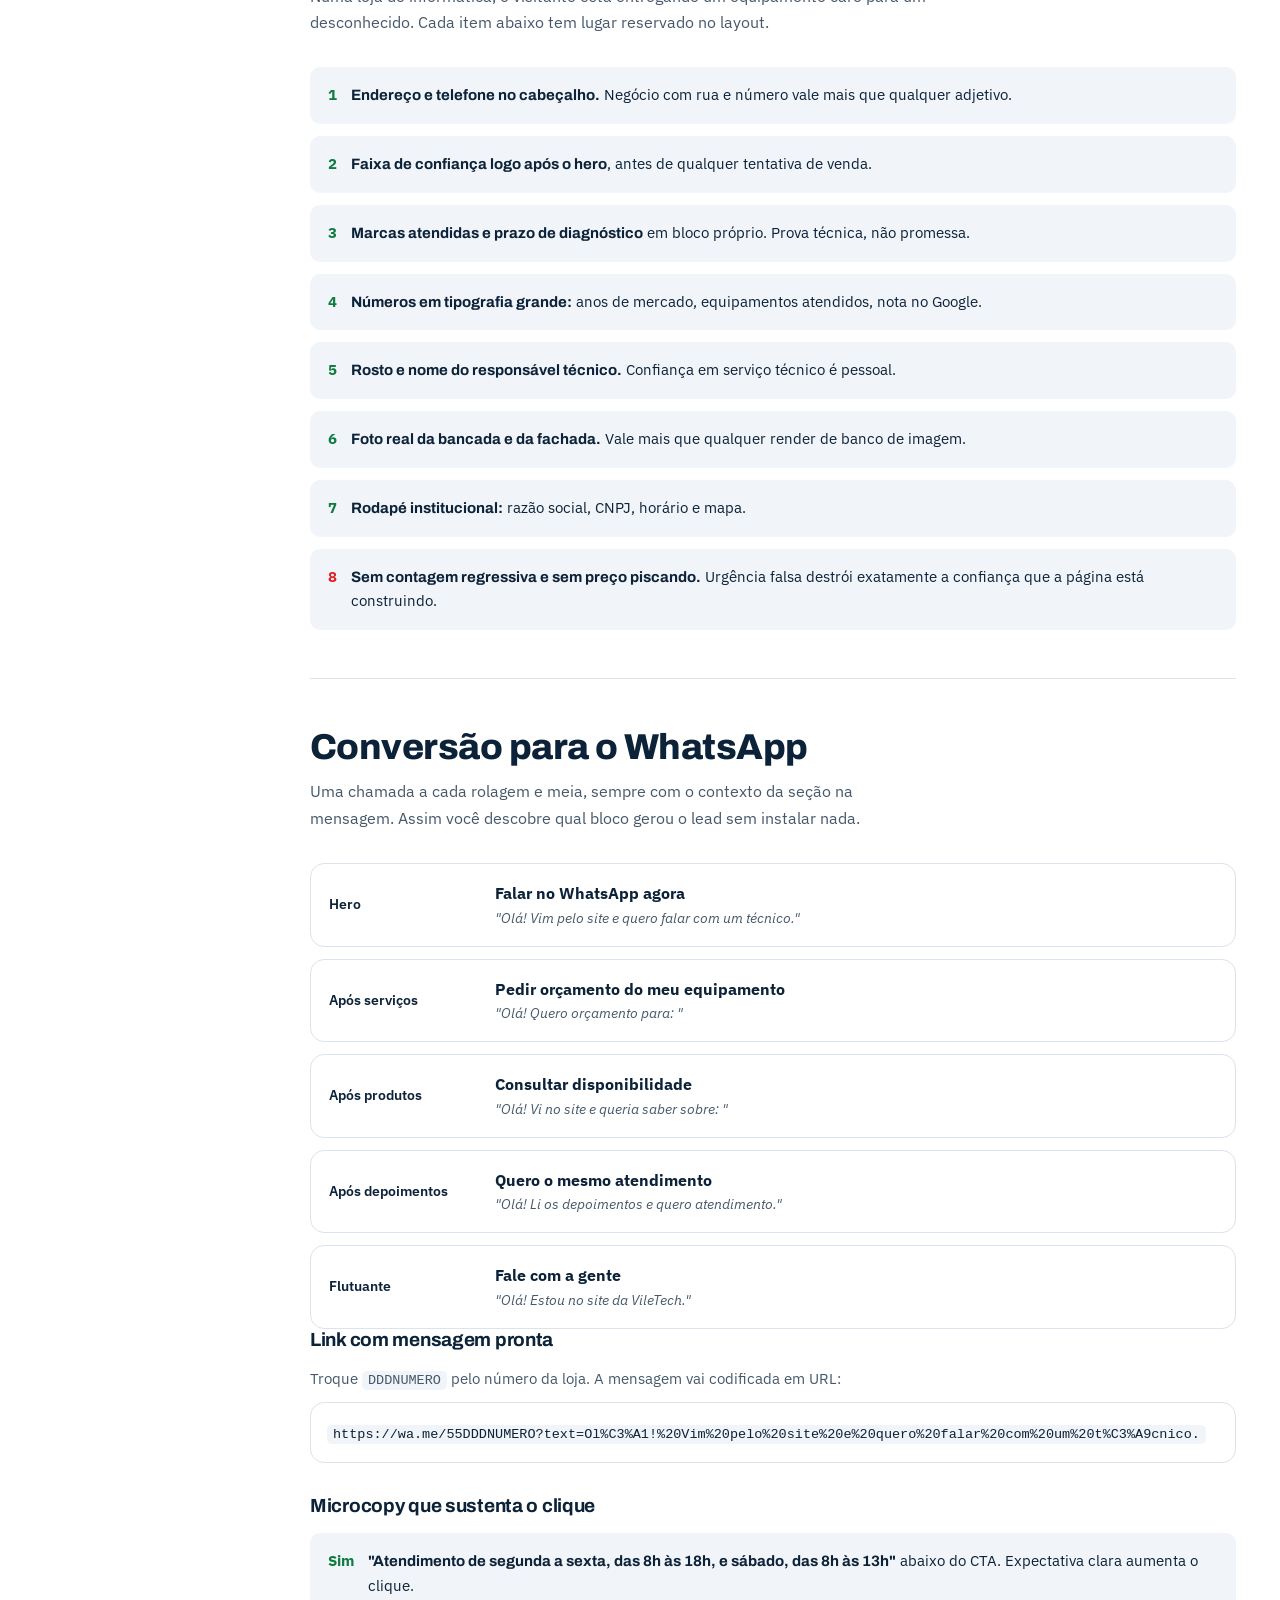
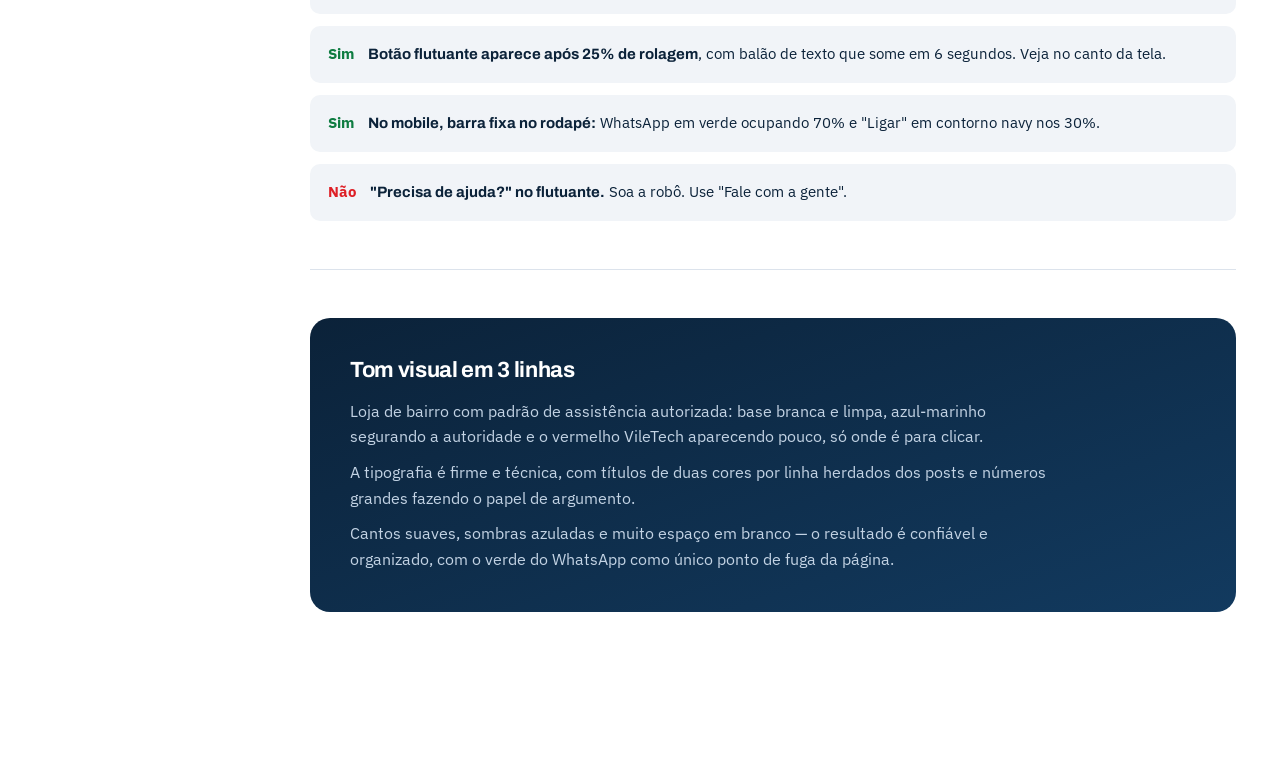
<file: design-system-viletech.html>
<!DOCTYPE html>
<html lang="pt-BR">
<head>
<meta charset="UTF-8">
<meta name="viewport" content="width=device-width, initial-scale=1">
<title>Design System — VileTech Informática</title>
<link rel="preconnect" href="https://fonts.googleapis.com">
<link rel="preconnect" href="https://fonts.gstatic.com" crossorigin>
<link href="https://fonts.googleapis.com/css2?family=Archivo:wght@600;700;800&family=IBM+Plex+Sans:wght@400;500;600&family=Montserrat:wght@700;800&display=swap" rel="stylesheet">
<style>
:root{
  --azul-placa:#0B2239;
  --azul-fumaca:#123A5F;
  --azul-sinal:#0F6BD4;
  --vermelho-vile:#DE1F26;
  --vermelho-forte:#B8151B;
  --verde-whats:#0E7C41;
  --verde-whats-brilho:#25D366;
  --ambar:#F0A020;
  --branco-bancada:#FFFFFF;
  --cinza-antiestatico:#F1F4F8;
  --grafite:#46586B;
  --borda:#DCE3EC;
  --borda-forte:#B9C6D6;
  --desabilitado:#8697A8;

  --fonte-titulo:'Archivo',system-ui,sans-serif;
  --fonte-corpo:'IBM Plex Sans',system-ui,sans-serif;

  --r-selo:6px; --r-acao:10px; --r-card:14px; --r-painel:20px; --r-total:999px;

  --s1:0 1px 2px rgba(11,34,57,.06),0 2px 8px rgba(11,34,57,.06);
  --s2:0 10px 26px rgba(11,34,57,.10);
  --s3:0 16px 40px rgba(11,34,57,.16);
  --s-acao:0 8px 20px rgba(222,31,38,.28);
  --s-produto:0 24px 60px rgba(15,107,212,.22);

  --e1:4px; --e2:8px; --e3:12px; --e4:16px; --e5:24px;
  --e6:32px; --e7:48px; --e8:64px; --e9:96px; --e10:128px;
  --transicao:180ms cubic-bezier(.2,.7,.3,1);
}

*{box-sizing:border-box;margin:0;padding:0}
html{scroll-behavior:smooth;scroll-padding-top:90px}
body{
  font-family:var(--fonte-corpo);
  color:var(--azul-placa);
  background:var(--branco-bancada);
  font-size:16px;line-height:1.65;
  -webkit-font-smoothing:antialiased;
}
h1,h2,h3,h4{font-family:var(--fonte-titulo);line-height:1.15;letter-spacing:-.015em}
body.alt-titulo{--fonte-titulo:'Montserrat',system-ui,sans-serif}
a{color:var(--azul-sinal)}

/* ---------- topo ---------- */
.topo{
  position:sticky;top:0;z-index:60;
  background:rgba(255,255,255,.92);
  backdrop-filter:blur(10px);
  border-bottom:1px solid var(--borda);
}
.topo-in{
  max-width:1240px;margin:0 auto;padding:14px 24px;
  display:flex;align-items:center;gap:var(--e4);flex-wrap:wrap;
}
.marca{display:flex;align-items:center;gap:12px;margin-right:auto}
.marca-txt strong{font-family:var(--fonte-titulo);font-weight:800;font-size:18px;letter-spacing:-.02em;display:block;line-height:1.1}
.marca-txt span{font-size:12px;color:var(--grafite);letter-spacing:.18em}
.topo .acoes{display:flex;gap:10px;flex-wrap:wrap}

/* ---------- layout ---------- */
.casca{max-width:1240px;margin:0 auto;padding:0 24px;display:grid;grid-template-columns:210px 1fr;gap:56px;align-items:start}
.indice{position:sticky;top:96px;padding:32px 0;display:flex;flex-direction:column;gap:2px}
.indice a{
  font-size:14px;color:var(--grafite);text-decoration:none;
  padding:8px 12px;border-left:2px solid var(--borda);
  transition:var(--transicao);
}
.indice a:hover{color:var(--azul-placa);border-left-color:var(--azul-sinal);background:var(--cinza-antiestatico)}
.indice a.ativo{color:var(--azul-placa);font-weight:600;border-left-color:var(--vermelho-vile)}
.conteudo{padding:32px 0 120px;min-width:0}

section{padding:48px 0;border-top:1px solid var(--borda)}
section:first-child{border-top:none;padding-top:16px}
.sec-cabeca{margin-bottom:var(--e6)}
.sec-cabeca h2{font-size:clamp(1.6rem,3vw,2.25rem);font-weight:800}
.sec-cabeca h2 em{font-style:normal;color:var(--vermelho-vile)}
.sec-cabeca p{color:var(--grafite);max-width:62ch;margin-top:10px}
h3.bloco{font-size:19px;font-weight:700;margin:var(--e6) 0 var(--e4)}
h3.bloco:first-of-type{margin-top:0}

/* ---------- hero ---------- */
.abertura{
  background:linear-gradient(160deg,var(--azul-placa),var(--azul-fumaca));
  color:#fff;border-radius:var(--r-painel);padding:44px 40px;margin-bottom:8px;
  position:relative;overflow:hidden;
}
.abertura::after{
  content:"";position:absolute;right:-60px;top:-60px;width:280px;height:280px;
  background:radial-gradient(circle,rgba(15,107,212,.55),transparent 68%);
}
.abertura h1{font-size:clamp(1.9rem,4vw,2.85rem);font-weight:800;letter-spacing:-.025em;max-width:16ch;position:relative}
.abertura h1 span{display:block;color:#FF6B70}
.abertura p{margin-top:16px;max-width:56ch;color:#C3D3E4;position:relative}
.selos{display:flex;gap:10px;flex-wrap:wrap;margin-top:26px;position:relative}
.selo-topo{
  font-size:13px;font-weight:600;letter-spacing:.03em;
  background:rgba(255,255,255,.10);border:1px solid rgba(255,255,255,.16);
  padding:7px 14px;border-radius:var(--r-total);
}

/* ---------- botões ---------- */
.btn{
  font-family:var(--fonte-corpo);font-size:16px;font-weight:600;letter-spacing:.01em;
  height:52px;padding:0 28px;border-radius:var(--r-acao);border:none;
  display:inline-flex;align-items:center;justify-content:center;gap:10px;
  cursor:pointer;transition:var(--transicao);text-decoration:none;
}
.btn:focus-visible{outline:3px solid var(--azul-sinal);outline-offset:2px}
.btn-p{background:var(--vermelho-vile);color:#fff}
.btn-p:hover{background:var(--vermelho-forte);transform:translateY(-1px);box-shadow:var(--s-acao)}
.btn-p:active{transform:translateY(0);box-shadow:none}
.btn-w{background:var(--verde-whats);color:#fff}
.btn-w:hover{background:#0B6836;transform:translateY(-1px);box-shadow:0 8px 20px rgba(14,124,65,.28)}
.btn-s{background:transparent;color:var(--azul-placa);border:1.5px solid var(--azul-placa)}
.btn-s:hover{background:var(--azul-placa);color:#fff}
.btn-t{background:transparent;color:var(--azul-sinal);padding:0 6px;height:auto}
.btn-t:hover{text-decoration:underline;text-underline-offset:4px}
.btn-claro{background:#fff;color:var(--azul-placa)}
.btn-claro:hover{background:#E8EFF7}
.btn[disabled]{background:var(--borda);color:var(--desabilitado);cursor:not-allowed;transform:none;box-shadow:none}
.btn-mini{height:38px;padding:0 16px;font-size:14px;border-radius:8px}

/* ---------- cores ---------- */
.paleta{display:grid;grid-template-columns:repeat(auto-fill,minmax(180px,1fr));gap:var(--e4)}
.cor{
  border:1px solid var(--borda);border-radius:var(--r-card);overflow:hidden;
  background:#fff;cursor:pointer;text-align:left;font:inherit;color:inherit;
  transition:var(--transicao);
}
.cor:hover{box-shadow:var(--s2);border-color:var(--azul-sinal);transform:translateY(-2px)}
.cor:focus-visible{outline:3px solid var(--azul-sinal);outline-offset:2px}
.cor .amostra{height:92px;display:flex;align-items:flex-end;padding:10px;position:relative}
.cor .contraste{font-size:11px;font-weight:600;background:rgba(255,255,255,.9);color:var(--azul-placa);padding:3px 8px;border-radius:var(--r-total)}
.cor .info{padding:12px 14px 14px}
.cor .nome{font-weight:600;font-size:15px}
.cor .hex{font-size:13px;color:var(--grafite);letter-spacing:.04em;margin-top:2px}
.cor .papel{font-size:12.5px;color:var(--grafite);margin-top:8px;line-height:1.45}

.proporcao{display:flex;height:56px;border-radius:var(--r-acao);overflow:hidden;margin-top:var(--e4);border:1px solid var(--borda)}
.proporcao div{display:flex;align-items:center;justify-content:center;font-size:13px;font-weight:600}

/* ---------- tabela ---------- */
table{width:100%;border-collapse:collapse;font-size:14.5px}
th,td{text-align:left;padding:11px 14px;border-bottom:1px solid var(--borda);vertical-align:top}
th{font-weight:600;font-size:13px;color:var(--grafite);background:var(--cinza-antiestatico)}
td code{font-size:13px}
.tab-envolve{border:1px solid var(--borda);border-radius:var(--r-card);overflow:hidden}
tr:last-child td{border-bottom:none}

/* ---------- tipografia ---------- */
.espec{border:1px solid var(--borda);border-radius:var(--r-card);padding:var(--e5);margin-bottom:var(--e3);display:grid;grid-template-columns:1fr auto;gap:var(--e4);align-items:center}
.espec .meta{font-size:12.5px;color:var(--grafite);text-align:right;white-space:nowrap;line-height:1.5}
.d1{font-family:var(--fonte-titulo);font-size:clamp(2.1rem,5vw,3.5rem);font-weight:800;letter-spacing:-.02em;line-height:1.05}
.d2{font-family:var(--fonte-titulo);font-size:clamp(1.7rem,3.4vw,2.5rem);font-weight:700;letter-spacing:-.015em;line-height:1.15}
.d3{font-family:var(--fonte-titulo);font-size:1.75rem;font-weight:700;line-height:1.25}
.d4{font-family:var(--fonte-titulo);font-size:1.25rem;font-weight:600;line-height:1.3}
.dlead{font-size:1.1875rem;line-height:1.55;color:var(--grafite)}
.dcorpo{font-size:1rem;line-height:1.65;max-width:68ch}
.dapoio{font-size:.875rem;color:var(--grafite)}
.dselo{font-size:.8125rem;font-weight:600;letter-spacing:.04em;text-transform:uppercase;color:var(--vermelho-vile)}
.linha-vermelha{color:var(--vermelho-vile)}

/* ---------- componentes ---------- */
.grade{display:grid;gap:var(--e5)}
.g2{grid-template-columns:repeat(auto-fit,minmax(280px,1fr))}
.g3{grid-template-columns:repeat(auto-fit,minmax(230px,1fr))}
.linha-btn{display:flex;gap:var(--e3);flex-wrap:wrap;align-items:center}

.card{background:#fff;border:1px solid var(--borda);border-radius:var(--r-card);padding:28px;transition:var(--transicao);box-shadow:var(--s1)}
.card:hover{border-color:var(--azul-sinal);box-shadow:var(--s2)}
.card .icone{width:44px;height:44px;border-radius:12px;background:var(--cinza-antiestatico);color:var(--azul-sinal);display:flex;align-items:center;justify-content:center;margin-bottom:16px}
.card h4{font-size:20px;font-weight:600;margin-bottom:8px}
.card p{font-size:15px;color:var(--grafite)}
.card .rodape{margin-top:18px}

.card-prod{background:#fff;border:1px solid var(--borda);border-radius:var(--r-card);padding:16px;box-shadow:var(--s1)}
.card-prod .foto{background:var(--cinza-antiestatico);border-radius:12px;height:128px;display:flex;align-items:center;justify-content:center;color:var(--desabilitado);font-size:13px}
.card-prod h4{font-size:16px;font-weight:600;margin:14px 0 6px}
.preco{display:inline-block;background:var(--vermelho-vile);color:#fff;font-size:13px;font-weight:600;letter-spacing:.04em;padding:5px 10px;border-radius:var(--r-selo)}
.card-prod .btn{width:100%;margin-top:14px;height:44px;font-size:15px}

.card-prova{background:var(--cinza-antiestatico);border-radius:var(--r-card);border-left:3px solid var(--vermelho-vile);padding:24px}
.estrelas{color:var(--ambar);font-size:15px;letter-spacing:2px}
.card-prova p{margin:10px 0 14px;font-size:15.5px}
.card-prova .quem{font-size:14px;color:var(--grafite)}

.confianca{display:grid;grid-template-columns:repeat(auto-fit,minmax(190px,1fr));gap:var(--e5);border-top:1px solid var(--borda);border-bottom:1px solid var(--borda);padding:var(--e5) 0}
.confianca div strong{display:block;font-size:15px;font-weight:600;margin-bottom:2px}
.confianca div span{font-size:13px;color:var(--grafite)}
.confianca .ic{color:var(--azul-sinal);margin-bottom:8px;display:block}

/* ---------- formulário ---------- */
.form{background:var(--cinza-antiestatico);border-radius:var(--r-painel);padding:32px;max-width:520px}
.campo{margin-bottom:var(--e4)}
.campo label{display:block;font-size:14px;font-weight:600;margin-bottom:6px}
.campo input,.campo select{
  width:100%;height:52px;padding:0 16px;font:inherit;font-size:16px;
  background:#fff;border:1.5px solid var(--borda);border-radius:var(--r-acao);
  color:var(--azul-placa);transition:var(--transicao);
}
.campo select{appearance:none;background-image:linear-gradient(45deg,transparent 50%,var(--grafite) 50%),linear-gradient(135deg,var(--grafite) 50%,transparent 50%);background-position:calc(100% - 20px) 23px,calc(100% - 14px) 23px;background-size:6px 6px;background-repeat:no-repeat}
.campo input::placeholder{color:var(--desabilitado)}
.campo input:focus,.campo select:focus{outline:none;border-color:var(--azul-sinal);box-shadow:0 0 0 4px rgba(15,107,212,.16)}
.campo .dica{font-size:13px;color:var(--grafite);margin-top:6px}
.campo.erro input{border-color:var(--vermelho-vile)}
.campo .msg-erro{display:none;font-size:13px;color:var(--vermelho-vile);margin-top:6px}
.campo.erro .msg-erro{display:block}
.form .btn{width:100%}
.form .rodape-form{font-size:13px;color:var(--grafite);margin-top:12px;text-align:center}
.sucesso{background:var(--azul-placa);color:#fff;border-radius:var(--r-painel);padding:32px;max-width:520px;display:none}
.sucesso h4{font-size:20px;margin-bottom:8px}
.sucesso p{color:#C3D3E4;font-size:15px}

/* ---------- playground ---------- */
.brinca{display:grid;grid-template-columns:260px 1fr;gap:var(--e6);align-items:center;border:1px solid var(--borda);border-radius:var(--r-card);padding:var(--e5)}
.controle{margin-bottom:var(--e5)}
.controle label{display:flex;justify-content:space-between;font-size:14px;font-weight:600;margin-bottom:8px}
.controle label span{color:var(--azul-sinal);font-variant-numeric:tabular-nums}
input[type=range]{width:100%;accent-color:var(--azul-sinal)}
.opcoes{display:flex;gap:6px;flex-wrap:wrap}
.opcao{font:inherit;font-size:13px;font-weight:600;padding:7px 12px;border-radius:8px;border:1.5px solid var(--borda);background:#fff;color:var(--grafite);cursor:pointer;transition:var(--transicao)}
.opcao:hover{border-color:var(--azul-sinal);color:var(--azul-placa)}
.opcao[aria-pressed=true]{background:var(--azul-placa);border-color:var(--azul-placa);color:#fff}
.palco{display:flex;align-items:center;justify-content:center;min-height:220px;background:var(--cinza-antiestatico);border-radius:var(--r-card);padding:24px}
.amostra-caixa{background:#fff;padding:26px;width:100%;max-width:330px;transition:var(--transicao)}
.amostra-caixa h4{font-size:18px;font-weight:600;margin-bottom:6px}
.amostra-caixa p{font-size:14px;color:var(--grafite)}
.amostra-caixa .btn{margin-top:16px;height:44px;font-size:15px}

.escala-espaco{display:flex;gap:var(--e3);flex-wrap:wrap;align-items:flex-end}
.esp{text-align:center}
.esp .barra{background:var(--azul-sinal);border-radius:4px 4px 0 0;width:34px;opacity:.85}
.esp span{display:block;font-size:12px;color:var(--grafite);margin-top:6px}

.sombras{display:grid;grid-template-columns:repeat(auto-fit,minmax(180px,1fr));gap:var(--e5)}
.sombra-item{background:#fff;border-radius:var(--r-card);padding:22px;text-align:center;font-size:14px;font-weight:600}
.sombra-item small{display:block;font-weight:400;color:var(--grafite);font-size:12.5px;margin-top:4px}

/* ---------- regras ---------- */
.regras{display:grid;gap:var(--e3)}
.regra{display:flex;gap:14px;padding:16px 18px;border-radius:var(--r-acao);background:var(--cinza-antiestatico);font-size:15px}
.regra b{font-family:var(--fonte-titulo);font-size:15px}
.marca-sim{color:var(--verde-whats);font-weight:700}
.marca-nao{color:var(--vermelho-vile);font-weight:700}

/* ---------- conversão ---------- */
.mapa-cta{display:grid;gap:var(--e3)}
.etapa{display:grid;grid-template-columns:150px 1fr;gap:var(--e4);align-items:center;padding:16px 18px;border:1px solid var(--borda);border-radius:var(--r-card)}
.etapa .onde{font-weight:600;font-size:14px}
.etapa .msg{font-size:14px;color:var(--grafite);font-style:italic}
.flutuante{
  position:fixed;right:24px;bottom:24px;width:60px;height:60px;border-radius:var(--r-total);
  background:var(--verde-whats);color:#fff;border:none;cursor:pointer;
  display:flex;align-items:center;justify-content:center;box-shadow:0 12px 28px rgba(11,34,57,.28);
  z-index:70;transition:var(--transicao);opacity:0;pointer-events:none;transform:translateY(10px);
}
.flutuante.visivel{opacity:1;pointer-events:auto;transform:translateY(0)}
.flutuante:hover{background:#0B6836}
.flutuante:focus-visible{outline:3px solid #fff;outline-offset:3px}

/* ---------- fecho ---------- */
.fecho{background:linear-gradient(160deg,var(--azul-placa),var(--azul-fumaca));color:#fff;border-radius:var(--r-painel);padding:40px}
.fecho h3{font-size:22px;margin-bottom:16px}
.fecho p{color:#C3D3E4;max-width:70ch;margin-bottom:10px;font-size:15.5px}
.fecho p:last-child{margin-bottom:0}

/* ---------- aviso copiado ---------- */
.aviso{
  position:fixed;left:50%;bottom:28px;transform:translate(-50%,20px);
  background:var(--azul-placa);color:#fff;padding:12px 20px;border-radius:var(--r-acao);
  font-size:14px;font-weight:500;box-shadow:var(--s3);opacity:0;pointer-events:none;
  transition:var(--transicao);z-index:90;
}
.aviso.visivel{opacity:1;transform:translate(-50%,0)}

code{font-family:'IBM Plex Mono',ui-monospace,monospace;background:var(--cinza-antiestatico);padding:2px 6px;border-radius:5px;font-size:13.5px}

@media (max-width:960px){
  .casca{grid-template-columns:1fr;gap:0;padding:0 16px}
  .indice{display:none}
  .brinca{grid-template-columns:1fr}
  .espec{grid-template-columns:1fr}
  .espec .meta{text-align:left}
  .etapa{grid-template-columns:1fr;gap:6px}
  .abertura{padding:32px 24px}
  section{padding:36px 0}
}
@media (prefers-reduced-motion:reduce){
  *{transition:none!important;animation:none!important}
  html{scroll-behavior:auto}
}
</style>
</head>
<body>

<header class="topo">
  <div class="topo-in">
    <div class="marca">
      <svg width="38" height="38" viewBox="0 0 40 40" aria-hidden="true">
        <path d="M4 5h11l8 20L15 35z" fill="#DE1F26"/>
        <path d="M25 5h11L25 35 19.5 21z" fill="#0F6BD4"/>
      </svg>
      <span class="marca-txt"><strong>VileTech</strong><span>Informática</span></span>
    </div>
    <div class="acoes">
      <button class="btn btn-s btn-mini" id="trocaFonte" aria-pressed="false">Testar títulos em Montserrat</button>
      <button class="btn btn-p btn-mini" id="copiaTudo">Copiar todos os tokens</button>
    </div>
  </div>
</header>

<div class="casca">
  <nav class="indice" aria-label="Seções do design system">
    <a href="#cores">Cores</a>
    <a href="#tipografia">Tipografia</a>
    <a href="#botoes">Botões</a>
    <a href="#formulario">Formulário</a>
    <a href="#cards">Cards</a>
    <a href="#estetica">Estética</a>
    <a href="#autoridade">Autoridade</a>
    <a href="#conversao">Conversão</a>
    <a href="#tom">Tom visual</a>
  </nav>

  <main class="conteudo">

    <div class="abertura">
      <h1>Sistema visual da VileTech <span>feito para virar conversa.</span></h1>
      <p>Base de cores, tipografia e componentes extraída da identidade atual da loja e organizada para uma landing page com um objetivo só: provar competência técnica e levar o visitante ao WhatsApp.</p>
      <div class="selos">
        <span class="selo-topo">Clique em qualquer cor para copiar o hex</span>
        <span class="selo-topo">Componentes funcionais</span>
        <span class="selo-topo">Contraste verificado em AA</span>
      </div>
    </div>

    <!-- ============ CORES ============ -->
    <section id="cores">
      <div class="sec-cabeca">
        <h2>Cores</h2>
        <p>Três famílias. O branco domina, o azul-marinho carrega a autoridade e o vermelho aparece pouco — só onde é para clicar. Clique num cartão para copiar o código.</p>
      </div>

      <h3 class="bloco">Paleta principal</h3>
      <div class="paleta" id="paletaPrincipal"></div>

      <h3 class="bloco">Paleta secundária</h3>
      <div class="paleta" id="paletaSecundaria"></div>

      <h3 class="bloco">Paleta de suporte</h3>
      <div class="paleta" id="paletaSuporte"></div>

      <h3 class="bloco">Proporção na página</h3>
      <div class="proporcao">
        <div style="flex:60;background:#fff;color:#0B2239;border-right:1px solid #DCE3EC">60% branco e cinza claro</div>
        <div style="flex:30;background:#0B2239;color:#fff">30% navy</div>
        <div style="flex:10;background:#DE1F26;color:#fff">10% vermelho</div>
      </div>

      <h3 class="bloco">Regras de uso</h3>
      <div class="regras">
        <div class="regra"><span class="marca-sim">Sim</span><span><b>Um botão vermelho por dobra.</b> Os demais são contorno navy. Dois vermelhos na mesma tela anulam um ao outro.</span></div>
        <div class="regra"><span class="marca-nao">Não</span><span><b>Vermelho em texto corrido.</b> Só botão, preço, selo ou uma linha inteira de título.</span></div>
        <div class="regra"><span class="marca-sim">Sim</span><span><b>Azul elétrico como detalhe.</b> Ícone, link e foco de campo. Como fundo grande ele briga com o logo.</span></div>
        <div class="regra"><span class="marca-sim">Sim</span><span><b>Verde é só do WhatsApp.</b> Nenhum outro elemento usa verde, para o visitante associar verde a conversa.</span></div>
        <div class="regra"><span class="marca-nao">Não</span><span><b>Preto puro em sombra ou texto.</b> Sobre paleta azul ele suja a página. Use <code>#0B2239</code>.</span></div>
      </div>
    </section>

    <!-- ============ TIPOGRAFIA ============ -->
    <section id="tipografia">
      <div class="sec-cabeca">
        <h2>Tipografia</h2>
        <p><strong>Archivo</strong> nos títulos, próxima do bold dos posts atuais. <strong>IBM Plex Sans</strong> no corpo, com desenho técnico que reforça a ideia de engenharia. Use o botão do topo para comparar com Montserrat.</p>
      </div>

      <div class="espec">
        <div class="d1">Seu computador<br><span class="linha-vermelha">volta hoje mesmo.</span></div>
        <div class="meta">H1 · 56 / 34px<br>peso 800 · entrelinha 1.05<br>tracking -0.02em</div>
      </div>
      <div class="espec">
        <div class="d2">Manutenção com diagnóstico e orçamento por escrito</div>
        <div class="meta">H2 · 40 / 27px<br>peso 700 · entrelinha 1.15</div>
      </div>
      <div class="espec">
        <div class="d3">Formatação e backup</div>
        <div class="meta">H3 · 28 / 22px<br>peso 700 · entrelinha 1.25</div>
      </div>
      <div class="espec">
        <div class="d4">Troca de tela de notebook</div>
        <div class="meta">H4 · 20 / 18px<br>peso 600</div>
      </div>
      <div class="espec">
        <div class="dlead">Traga o equipamento na loja ou chame no WhatsApp: a gente avalia e diz o que compensa consertar.</div>
        <div class="meta">Lead · 19 / 17px<br>peso 400 · entrelinha 1.55</div>
      </div>
      <div class="espec">
        <div class="dcorpo">Atendemos notebooks, desktops e periféricos das principais marcas. O diagnóstico sai no mesmo dia e o orçamento vai por escrito antes de qualquer serviço começar.</div>
        <div class="meta">Corpo · 16px<br>entrelinha 1.65 · máx 68 caracteres</div>
      </div>
      <div class="espec">
        <div class="dapoio">Rua exemplo, 000 — Centro, Lavras/MG · Seg a sex, 8h às 18h</div>
        <div class="meta">Apoio · 14px<br>cor #46586B</div>
      </div>
      <div class="espec">
        <div><span class="dselo">A partir de R$ 555</span></div>
        <div class="meta">Selo · 13px · peso 600<br>caixa alta permitida aqui</div>
      </div>

      <h3 class="bloco">Regras de escrita visual</h3>
      <div class="regras">
        <div class="regra"><span class="marca-sim">Sim</span><span><b>Título bicolor por linha.</b> Linha um em navy, linha dois em vermelho — como já é feito nos posts.</span></div>
        <div class="regra"><span class="marca-nao">Não</span><span><b>Colorir uma palavra solta no meio da frase.</b> Vira ruído e enfraquece as duas cores.</span></div>
        <div class="regra"><span class="marca-nao">Não</span><span><b>Título inteiro em caixa alta.</b> Derruba a leitura e a sensação de seriedade técnica.</span></div>
        <div class="regra"><span class="marca-sim">Sim</span><span><b>Número grande é argumento.</b> "12 anos", "48h", "4,9 no Google" em tamanho de H2, navy, unidade menor ao lado.</span></div>
      </div>
    </section>

    <!-- ============ BOTÕES ============ -->
    <section id="botoes">
      <div class="sec-cabeca">
        <h2>Botões</h2>
        <p>Altura 52px, raio 10px, peso 600. Passe o mouse e navegue por Tab para ver os estados reais — o anel de foco azul é obrigatório e não é decorativo.</p>
      </div>

      <h3 class="bloco">Variantes</h3>
      <div class="linha-btn">
        <button class="btn btn-p">
          <svg width="20" height="20" viewBox="0 0 24 24" fill="currentColor" aria-hidden="true"><path d="M12 2a10 10 0 0 0-8.7 15l-1.2 4.4 4.5-1.2A10 10 0 1 0 12 2zm5.3 14c-.2.6-1.2 1.2-1.7 1.2-.5.1-1 .1-1.6-.1-.4-.1-.9-.3-1.5-.6-2.6-1.1-4.3-3.8-4.4-4-.1-.2-1-1.4-1-2.6 0-1.2.6-1.8.9-2.1.2-.2.5-.3.7-.3h.5c.2 0 .4 0 .6.5l.8 1.9c.1.2 0 .4-.1.5l-.3.4c-.1.1-.3.3-.1.6.1.2.6 1 1.3 1.6.9.8 1.6 1 1.9 1.2.2.1.4 0 .5-.1l.7-.8c.2-.2.3-.2.6-.1l1.7.8c.3.1.5.2.5.4 0 .1 0 .5-.2 1z"/></svg>
          Falar no WhatsApp
        </button>
        <button class="btn btn-s">Ver os serviços</button>
        <button class="btn btn-t">Como chegar na loja</button>
        <button class="btn btn-p" disabled>Enviando</button>
      </div>

      <h3 class="bloco">Botão de WhatsApp e botão sobre fundo escuro</h3>
      <div class="linha-btn">
        <button class="btn btn-w">Chamar no WhatsApp</button>
        <span style="background:var(--azul-placa);padding:16px;border-radius:var(--r-card);display:inline-block">
          <button class="btn btn-claro">Pedir orçamento</button>
        </span>
      </div>

      <h3 class="bloco">Especificação</h3>
      <div class="tab-envolve">
        <table>
          <tr><th>Estado</th><th>O que muda</th></tr>
          <tr><td>Repouso</td><td>Fundo <code>#DE1F26</code>, texto branco 600, raio 10px, sem sombra</td></tr>
          <tr><td>Hover</td><td>Fundo <code>#B8151B</code>, sobe 1px, sombra <code>0 8px 20px rgba(222,31,38,.28)</code></td></tr>
          <tr><td>Ativo</td><td>Volta para a posição original e perde a sombra</td></tr>
          <tr><td>Foco por teclado</td><td>Contorno de 3px em <code>#0F6BD4</code> com 2px de afastamento</td></tr>
          <tr><td>Desabilitado</td><td>Fundo <code>#DCE3EC</code>, texto <code>#8697A8</code>, cursor bloqueado</td></tr>
        </table>
      </div>
      <p style="margin-top:16px;font-size:14.5px;color:var(--grafite)">O texto do botão diz o que acontece: "Falar no WhatsApp", "Pedir orçamento do meu notebook". Nunca "Enviar", "Saiba mais" ou seta no fim da frase.</p>
    </section>

    <!-- ============ FORMULÁRIO ============ -->
    <section id="formulario">
      <div class="sec-cabeca">
        <h2>Formulário</h2>
        <p>Quatro campos, no máximo. Cada campo a mais derruba a taxa de envio — e numa página de WhatsApp, e-mail é campo morto. Tente enviar vazio para ver o estado de erro.</p>
      </div>

      <div class="grade g2">
        <div>
          <div class="form" id="formDemo">
            <div class="campo">
              <label for="nome">Nome</label>
              <input type="text" id="nome" placeholder="Como podemos te chamar">
              <p class="msg-erro">Falta preencher seu nome.</p>
            </div>
            <div class="campo">
              <label for="zap">WhatsApp</label>
              <input type="tel" id="zap" inputmode="tel" placeholder="(35) 9 9999-9999">
              <p class="dica">É por aqui que a gente responde.</p>
              <p class="msg-erro">Falta o DDD no número.</p>
            </div>
            <div class="campo">
              <label for="oque">O que você precisa</label>
              <select id="oque">
                <option>Manutenção de notebook</option>
                <option>Montagem de PC</option>
                <option>Comprar um equipamento</option>
                <option>Rede e Wi-Fi</option>
              </select>
            </div>
            <button class="btn btn-w" id="enviaDemo">Chamar no WhatsApp</button>
            <p class="rodape-form">Sem compromisso. Avaliamos e dizemos o que compensa consertar.</p>
          </div>
          <div class="sucesso" id="sucessoDemo">
            <h4>Recebido.</h4>
            <p>Estamos te chamando no WhatsApp em alguns minutos. Se preferir adiantar, é só tocar no botão verde no canto da tela.</p>
          </div>
        </div>

        <div>
          <h3 class="bloco">Regras do campo</h3>
          <div class="regras">
            <div class="regra"><span class="marca-sim">Sim</span><span><b>Rótulo acima do campo</b>, 14px peso 600. Placeholder não substitui rótulo — ele some quando a pessoa digita.</span></div>
            <div class="regra"><span class="marca-sim">Sim</span><span><b>Texto de 16px no input.</b> Abaixo disso o iPhone dá zoom ao focar e quebra o layout.</span></div>
            <div class="regra"><span class="marca-sim">Sim</span><span><b>Erro diz o que corrigir.</b> "Falta o DDD no número", nunca "Campo inválido".</span></div>
            <div class="regra"><span class="marca-sim">Sim</span><span><b>Sucesso mostra o próximo passo.</b> O formulário some e dá lugar ao que vai acontecer agora.</span></div>
            <div class="regra"><span class="marca-nao">Não</span><span><b>Campo de e-mail e "mensagem".</b> Encompridam o formulário e não mudam o atendimento.</span></div>
          </div>
        </div>
      </div>
    </section>

    <!-- ============ CARDS ============ -->
    <section id="cards">
      <div class="sec-cabeca">
        <h2>Cards</h2>
        <p>Quatro tipos, casca parecida e função diferente. A borda em repouso é discreta; o azul elétrico só aparece quando o card responde ao mouse.</p>
      </div>

      <h3 class="bloco">Card de serviço</h3>
      <div class="grade g3">
        <div class="card">
          <div class="icone"><svg width="22" height="22" viewBox="0 0 24 24" fill="none" stroke="currentColor" stroke-width="1.75" stroke-linecap="round"><rect x="2" y="4" width="20" height="13" rx="2"/><path d="M2 20h20"/></svg></div>
          <h4>Manutenção de notebook</h4>
          <p>Limpeza, troca de tela, teclado e bateria. Diagnóstico no mesmo dia.</p>
          <div class="rodape"><button class="btn btn-t">Falar sobre meu notebook</button></div>
        </div>
        <div class="card">
          <div class="icone"><svg width="22" height="22" viewBox="0 0 24 24" fill="none" stroke="currentColor" stroke-width="1.75" stroke-linecap="round"><path d="M5 12.5V6a2 2 0 0 1 2-2h10a2 2 0 0 1 2 2v6.5"/><path d="M3 17h18M9 21h6"/></svg></div>
          <h4>Montagem de PC</h4>
          <p>Configuração escolhida com você, montada e testada antes de sair da loja.</p>
          <div class="rodape"><button class="btn btn-t">Montar minha máquina</button></div>
        </div>
        <div class="card">
          <div class="icone"><svg width="22" height="22" viewBox="0 0 24 24" fill="none" stroke="currentColor" stroke-width="1.75" stroke-linecap="round"><path d="M2 9a15 15 0 0 1 20 0M5 13a10 10 0 0 1 14 0M8.5 16.5a5 5 0 0 1 7 0"/><circle cx="12" cy="20" r="1"/></svg></div>
          <h4>Rede e Wi-Fi</h4>
          <p>Roteador certo para o tamanho da casa, instalado e com sinal medido.</p>
          <div class="rodape"><button class="btn btn-t">Resolver meu sinal</button></div>
        </div>
      </div>

      <h3 class="bloco">Card de produto e card de prova social</h3>
      <div class="grade g2">
        <div class="card-prod">
          <div class="foto">área da foto · fundo #F1F4F8</div>
          <h4>Roteador Gigabit Dual Band AC1200</h4>
          <span class="preco">R$ 555,00</span>
          <button class="btn btn-p">Falar sobre este item</button>
        </div>
        <div class="card-prova">
          <div class="estrelas" aria-label="5 de 5">★★★★★</div>
          <p>Levei o notebook achando que não tinha jeito. Voltou funcionando no mesmo dia e ainda me explicaram o que tinha acontecido.</p>
          <div class="quem">Marina R. — Centro, Lavras</div>
        </div>
      </div>

      <h3 class="bloco">Faixa de confiança</h3>
      <div class="confianca">
        <div><span class="ic"><svg width="22" height="22" viewBox="0 0 24 24" fill="none" stroke="currentColor" stroke-width="1.75"><path d="M12 21s7-5.2 7-11a7 7 0 1 0-14 0c0 5.8 7 11 7 11z"/><circle cx="12" cy="10" r="2.5"/></svg></span><strong>Loja física em Lavras</strong><span>Você sabe onde nos encontrar</span></div>
        <div><span class="ic"><svg width="22" height="22" viewBox="0 0 24 24" fill="none" stroke="currentColor" stroke-width="1.75"><path d="M12 3l7 3v6c0 4.4-3 7.7-7 9-4-1.3-7-4.6-7-9V6z"/><path d="M9 12l2 2 4-4"/></svg></span><strong>Garantia por escrito</strong><span>Prazo definido no orçamento</span></div>
        <div><span class="ic"><svg width="22" height="22" viewBox="0 0 24 24" fill="none" stroke="currentColor" stroke-width="1.75"><circle cx="12" cy="12" r="9"/><path d="M12 7v5l3 2"/></svg></span><strong>Diagnóstico no mesmo dia</strong><span>Sem compromisso de fechar</span></div>
        <div><span class="ic"><svg width="22" height="22" viewBox="0 0 24 24" fill="none" stroke="currentColor" stroke-width="1.75"><path d="M20 6H4a2 2 0 0 0-2 2v9a2 2 0 0 0 2 2h16a2 2 0 0 0 2-2V8a2 2 0 0 0-2-2z"/><path d="M8 6V4h8v2"/></svg></span><strong>Todas as marcas</strong><span>Dell, HP, Lenovo, Acer, Asus</span></div>
      </div>
    </section>

    <!-- ============ ESTÉTICA ============ -->
    <section id="estetica">
      <div class="sec-cabeca">
        <h2>Estética</h2>
        <p>Arredondamento, sombra e espaçamento carregam hierarquia. Mexa nos controles e veja o efeito no cartão à direita.</p>
      </div>

      <div class="brinca">
        <div>
          <div class="controle">
            <label for="raio">Arredondamento <span id="vRaio">14px</span></label>
            <input type="range" id="raio" min="0" max="28" value="14">
          </div>
          <div class="controle">
            <label for="pad">Respiro interno <span id="vPad">26px</span></label>
            <input type="range" id="pad" min="12" max="48" value="26">
          </div>
          <div class="controle">
            <label>Sombra</label>
            <div class="opcoes" id="opcoesSombra">
              <button class="opcao" data-s="none" aria-pressed="false">nenhuma</button>
              <button class="opcao" data-s="var(--s1)" aria-pressed="true">s1</button>
              <button class="opcao" data-s="var(--s2)" aria-pressed="false">s2</button>
              <button class="opcao" data-s="var(--s3)" aria-pressed="false">s3</button>
            </div>
          </div>
        </div>
        <div class="palco">
          <div class="amostra-caixa" id="amostraCaixa" style="border-radius:14px;box-shadow:var(--s1);border:1px solid var(--borda)">
            <h4>Formatação com backup</h4>
            <p>Seus arquivos preservados e o sistema limpo, pronto para usar.</p>
            <button class="btn btn-p">Pedir orçamento</button>
          </div>
        </div>
      </div>

      <h3 class="bloco">Escala de arredondamento</h3>
      <div class="tab-envolve">
        <table>
          <tr><th>Token</th><th>Valor</th><th>Onde usar</th></tr>
          <tr><td><code>--r-selo</code></td><td>6px</td><td>Preço, etiqueta, tag</td></tr>
          <tr><td><code>--r-acao</code></td><td>10px</td><td>Botão, input, select</td></tr>
          <tr><td><code>--r-card</code></td><td>14px</td><td>Card e caixa de imagem</td></tr>
          <tr><td><code>--r-painel</code></td><td>20px</td><td>Bloco de destaque e formulário</td></tr>
          <tr><td><code>--r-total</code></td><td>999px</td><td>Chip, avatar, botão flutuante</td></tr>
          <tr><td><code>--r-zero</code></td><td>0</td><td>Faixas de largura total e cabeçalho</td></tr>
        </table>
      </div>
      <p style="margin-top:14px;font-size:14.5px;color:var(--grafite)">Regra: superfície maior, raio maior. Um único raio em tudo achata a hierarquia e deixa a página com cara de template.</p>

      <h3 class="bloco">Sombras tingidas de navy</h3>
      <div class="sombras">
        <div class="sombra-item" style="box-shadow:var(--s1)">s1<small>card em repouso</small></div>
        <div class="sombra-item" style="box-shadow:var(--s2)">s2<small>card em hover</small></div>
        <div class="sombra-item" style="box-shadow:var(--s3)">s3<small>topo fixo, modal</small></div>
        <div class="sombra-item" style="box-shadow:var(--s-acao)">s-ação<small>só no CTA vermelho</small></div>
      </div>

      <h3 class="bloco">Escala de espaçamento (base 4px)</h3>
      <div class="escala-espaco" id="escalaEspaco"></div>
      <p style="margin-top:18px;font-size:14.5px;color:var(--grafite)">Seção com 96px vertical no desktop e 56px no mobile. Container de 1200px. O espaço acima de um título é sempre maior que o de baixo — é o que agrupa a informação.</p>
    </section>

    <!-- ============ AUTORIDADE ============ -->
    <section id="autoridade">
      <div class="sec-cabeca">
        <h2>Como o sistema constrói <em>autoridade</em></h2>
        <p>Numa loja de informática, o visitante está entregando um equipamento caro para um desconhecido. Cada item abaixo tem lugar reservado no layout.</p>
      </div>
      <div class="regras">
        <div class="regra"><span class="marca-sim">1</span><span><b>Endereço e telefone no cabeçalho.</b> Negócio com rua e número vale mais que qualquer adjetivo.</span></div>
        <div class="regra"><span class="marca-sim">2</span><span><b>Faixa de confiança logo após o hero</b>, antes de qualquer tentativa de venda.</span></div>
        <div class="regra"><span class="marca-sim">3</span><span><b>Marcas atendidas e prazo de diagnóstico</b> em bloco próprio. Prova técnica, não promessa.</span></div>
        <div class="regra"><span class="marca-sim">4</span><span><b>Números em tipografia grande:</b> anos de mercado, equipamentos atendidos, nota no Google.</span></div>
        <div class="regra"><span class="marca-sim">5</span><span><b>Rosto e nome do responsável técnico.</b> Confiança em serviço técnico é pessoal.</span></div>
        <div class="regra"><span class="marca-sim">6</span><span><b>Foto real da bancada e da fachada.</b> Vale mais que qualquer render de banco de imagem.</span></div>
        <div class="regra"><span class="marca-sim">7</span><span><b>Rodapé institucional:</b> razão social, CNPJ, horário e mapa.</span></div>
        <div class="regra"><span class="marca-nao">8</span><span><b>Sem contagem regressiva e sem preço piscando.</b> Urgência falsa destrói exatamente a confiança que a página está construindo.</span></div>
      </div>
    </section>

    <!-- ============ CONVERSÃO ============ -->
    <section id="conversao">
      <div class="sec-cabeca">
        <h2>Conversão para o WhatsApp</h2>
        <p>Uma chamada a cada rolagem e meia, sempre com o contexto da seção na mensagem. Assim você descobre qual bloco gerou o lead sem instalar nada.</p>
      </div>

      <div class="mapa-cta">
        <div class="etapa"><div class="onde">Hero</div><div><strong>Falar no WhatsApp agora</strong><div class="msg">"Olá! Vim pelo site e quero falar com um técnico."</div></div></div>
        <div class="etapa"><div class="onde">Após serviços</div><div><strong>Pedir orçamento do meu equipamento</strong><div class="msg">"Olá! Quero orçamento para: "</div></div></div>
        <div class="etapa"><div class="onde">Após produtos</div><div><strong>Consultar disponibilidade</strong><div class="msg">"Olá! Vi no site e queria saber sobre: "</div></div></div>
        <div class="etapa"><div class="onde">Após depoimentos</div><div><strong>Quero o mesmo atendimento</strong><div class="msg">"Olá! Li os depoimentos e quero atendimento."</div></div></div>
        <div class="etapa"><div class="onde">Flutuante</div><div><strong>Fale com a gente</strong><div class="msg">"Olá! Estou no site da VileTech."</div></div></div>
      </div>

      <h3 class="bloco">Link com mensagem pronta</h3>
      <p style="font-size:14.5px;color:var(--grafite);margin-bottom:10px">Troque <code>DDDNUMERO</code> pelo número da loja. A mensagem vai codificada em URL:</p>
      <div class="tab-envolve" style="padding:16px;overflow-x:auto"><code>https://wa.me/55DDDNUMERO?text=Ol%C3%A1!%20Vim%20pelo%20site%20e%20quero%20falar%20com%20um%20t%C3%A9cnico.</code></div>

      <h3 class="bloco">Microcopy que sustenta o clique</h3>
      <div class="regras">
        <div class="regra"><span class="marca-sim">Sim</span><span><b>"Atendimento de segunda a sexta, das 8h às 18h, e sábado, das 8h às 13h"</b> abaixo do CTA. Expectativa clara aumenta o clique.</span></div>
        <div class="regra"><span class="marca-sim">Sim</span><span><b>Botão flutuante aparece após 25% de rolagem</b>, com balão de texto que some em 6 segundos. Veja no canto da tela.</span></div>
        <div class="regra"><span class="marca-sim">Sim</span><span><b>No mobile, barra fixa no rodapé:</b> WhatsApp em verde ocupando 70% e "Ligar" em contorno navy nos 30%.</span></div>
        <div class="regra"><span class="marca-nao">Não</span><span><b>"Precisa de ajuda?" no flutuante.</b> Soa a robô. Use "Fale com a gente".</span></div>
      </div>
    </section>

    <!-- ============ TOM ============ -->
    <section id="tom">
      <div class="fecho">
        <h3>Tom visual em 3 linhas</h3>
        <p>Loja de bairro com padrão de assistência autorizada: base branca e limpa, azul-marinho segurando a autoridade e o vermelho VileTech aparecendo pouco, só onde é para clicar.</p>
        <p>A tipografia é firme e técnica, com títulos de duas cores por linha herdados dos posts e números grandes fazendo o papel de argumento.</p>
        <p>Cantos suaves, sombras azuladas e muito espaço em branco — o resultado é confiável e organizado, com o verde do WhatsApp como único ponto de fuga da página.</p>
      </div>
    </section>

  </main>
</div>

<button class="flutuante" id="flutuante" aria-label="Falar no WhatsApp">
  <svg width="30" height="30" viewBox="0 0 24 24" fill="currentColor" aria-hidden="true"><path d="M12 2a10 10 0 0 0-8.7 15l-1.2 4.4 4.5-1.2A10 10 0 1 0 12 2zm5.3 14c-.2.6-1.2 1.2-1.7 1.2-.5.1-1 .1-1.6-.1-.4-.1-.9-.3-1.5-.6-2.6-1.1-4.3-3.8-4.4-4-.1-.2-1-1.4-1-2.6 0-1.2.6-1.8.9-2.1.2-.2.5-.3.7-.3h.5c.2 0 .4 0 .6.5l.8 1.9c.1.2 0 .4-.1.5l-.3.4c-.1.1-.3.3-.1.6.1.2.6 1 1.3 1.6.9.8 1.6 1 1.9 1.2.2.1.4 0 .5-.1l.7-.8c.2-.2.3-.2.6-.1l1.7.8c.3.1.5.2.5.4 0 .1 0 .5-.2 1z"/></svg>
</button>

<div class="aviso" id="aviso" role="status" aria-live="polite"></div>

<script>
const cores = {
  paletaPrincipal:[
    {n:'Azul-marinho placa',h:'#0B2239',v:'--azul-placa',u:'Títulos, rodapé, faixas escuras, texto forte',c:'15.1:1 no branco',claro:1},
    {n:'Vermelho VileTech',h:'#DE1F26',v:'--vermelho-vile',u:'CTA, preço, selo, uma linha de título',c:'4.8:1 com texto branco',claro:1},
    {n:'Branco bancada',h:'#FFFFFF',v:'--branco-bancada',u:'Fundo dominante, cards, formulário',c:'base da página',claro:0}
  ],
  paletaSecundaria:[
    {n:'Azul elétrico',h:'#0F6BD4',v:'--azul-sinal',u:'Link, ícone, foco de campo, borda ativa',c:'5.1:1 no branco',claro:1},
    {n:'Azul intermediário',h:'#123A5F',v:'--azul-fumaca',u:'Gradiente da faixa escura, hover navy',c:'11.3:1 no branco',claro:1},
    {n:'Cinza antiestático',h:'#F1F4F8',v:'--cinza-antiestatico',u:'Seção alternada, área de imagem no card',c:'fundo neutro',claro:0},
    {n:'Grafite',h:'#46586B',v:'--grafite',u:'Texto de apoio, legenda, descrição',c:'6.9:1 no branco',claro:1}
  ],
  paletaSuporte:[
    {n:'Verde WhatsApp',h:'#0E7C41',v:'--verde-whats',u:'Botão flutuante e barra fixa do mobile',c:'5.3:1 com texto branco',claro:1},
    {n:'Verde brilho',h:'#25D366',v:'--verde-whats-brilho',u:'Só o glifo do WhatsApp sobre navy',c:'não usar como fundo de texto',claro:0},
    {n:'Vermelho forte',h:'#B8151B',v:'--vermelho-forte',u:'Hover e pressionado do CTA',c:'5.9:1 com texto branco',claro:1},
    {n:'Âmbar',h:'#F0A020',v:'--ambar',u:'Estrelas de avaliação, aviso de prazo',c:'só em ícone e fundo',claro:0},
    {n:'Borda',h:'#DCE3EC',v:'--borda',u:'Borda de card, input e divisor',c:'estrutura',claro:0},
    {n:'Borda forte',h:'#B9C6D6',v:'--borda-forte',u:'Divisor sobre cinza',c:'estrutura',claro:0},
    {n:'Desabilitado',h:'#8697A8',v:'--desabilitado',u:'Placeholder e campo bloqueado',c:'3.4:1 no branco',claro:1}
  ]
};

function aviso(txt){
  const el=document.getElementById('aviso');
  el.textContent=txt; el.classList.add('visivel');
  clearTimeout(el._t); el._t=setTimeout(()=>el.classList.remove('visivel'),1800);
}
function copiar(txt,msg){
  navigator.clipboard.writeText(txt).then(()=>aviso(msg)).catch(()=>aviso('Não foi possível copiar aqui. Selecione o texto manualmente.'));
}

Object.keys(cores).forEach(id=>{
  const alvo=document.getElementById(id);
  cores[id].forEach(c=>{
    const b=document.createElement('button');
    b.className='cor'; b.type='button';
    b.setAttribute('aria-label','Copiar '+c.h+' — '+c.n);
    b.innerHTML=`<span class="amostra" style="background:${c.h};${c.h==='#FFFFFF'?'box-shadow:inset 0 0 0 1px #DCE3EC;':''}">
        <span class="contraste">${c.c}</span></span>
      <span class="info"><span class="nome">${c.n}</span><span class="hex">${c.h}</span>
      <span class="papel">${c.u}</span></span>`;
    b.addEventListener('click',()=>copiar(c.h,c.h+' copiado'));
    alvo.appendChild(b);
  });
});

// escala de espaçamento
const espacos=[4,8,12,16,24,32,48,64,96,128];
const alvoEsp=document.getElementById('escalaEspaco');
espacos.forEach(v=>{
  const d=document.createElement('div');
  d.className='esp';
  d.innerHTML=`<div class="barra" style="height:${Math.round(v*0.9)}px"></div><span>${v}</span>`;
  alvoEsp.appendChild(d);
});

// playground
const caixa=document.getElementById('amostraCaixa');
const raio=document.getElementById('raio'), pad=document.getElementById('pad');
raio.addEventListener('input',e=>{caixa.style.borderRadius=e.target.value+'px';document.getElementById('vRaio').textContent=e.target.value+'px';});
pad.addEventListener('input',e=>{caixa.style.padding=e.target.value+'px';document.getElementById('vPad').textContent=e.target.value+'px';});
document.querySelectorAll('#opcoesSombra .opcao').forEach(b=>{
  b.addEventListener('click',()=>{
    document.querySelectorAll('#opcoesSombra .opcao').forEach(o=>o.setAttribute('aria-pressed','false'));
    b.setAttribute('aria-pressed','true');
    caixa.style.boxShadow=b.dataset.s;
  });
});

// troca de fonte de título
document.getElementById('trocaFonte').addEventListener('click',e=>{
  const alt=document.body.classList.toggle('alt-titulo');
  e.target.setAttribute('aria-pressed',alt);
  e.target.textContent=alt?'Voltar títulos para Archivo':'Testar títulos em Montserrat';
});

// formulário demo
document.getElementById('enviaDemo').addEventListener('click',()=>{
  const nome=document.getElementById('nome'), zap=document.getElementById('zap');
  let ok=true;
  [nome,zap].forEach(i=>{
    const campo=i.closest('.campo');
    if(!i.value.trim()){campo.classList.add('erro');ok=false;}
    else campo.classList.remove('erro');
  });
  if(ok){
    document.getElementById('formDemo').style.display='none';
    document.getElementById('sucessoDemo').style.display='block';
  }
});

// flutuante
const flut=document.getElementById('flutuante');
window.addEventListener('scroll',()=>{
  const p=window.scrollY/(document.body.scrollHeight-window.innerHeight);
  flut.classList.toggle('visivel',p>0.12);
},{passive:true});
flut.addEventListener('click',()=>aviso('No site real, este botão abre o WhatsApp com a mensagem pronta.'));

// índice ativo
const secs=[...document.querySelectorAll('section[id]')];
const links=[...document.querySelectorAll('.indice a')];
const obs=new IntersectionObserver(es=>{
  es.forEach(e=>{
    if(e.isIntersecting){
      links.forEach(l=>l.classList.toggle('ativo',l.getAttribute('href')==='#'+e.target.id));
    }
  });
},{rootMargin:'-20% 0px -70% 0px'});
secs.forEach(s=>obs.observe(s));

// copiar tokens
const tokens=`:root{
  --azul-placa:#0B2239;
  --azul-fumaca:#123A5F;
  --azul-sinal:#0F6BD4;
  --vermelho-vile:#DE1F26;
  --vermelho-forte:#B8151B;
  --verde-whats:#0E7C41;
  --verde-whats-brilho:#25D366;
  --ambar:#F0A020;
  --branco-bancada:#FFFFFF;
  --cinza-antiestatico:#F1F4F8;
  --grafite:#46586B;
  --borda:#DCE3EC;
  --borda-forte:#B9C6D6;
  --desabilitado:#8697A8;

  --fonte-titulo:'Archivo',system-ui,sans-serif;
  --fonte-corpo:'IBM Plex Sans',system-ui,sans-serif;
  --t-h1:clamp(2.125rem,5.2vw,3.5rem);
  --t-h2:clamp(1.6875rem,3.4vw,2.5rem);
  --t-h3:clamp(1.375rem,2.2vw,1.75rem);
  --t-h4:1.25rem;
  --t-lead:1.1875rem;
  --t-corpo:1rem;
  --t-apoio:0.875rem;
  --t-selo:0.8125rem;

  --r-selo:6px; --r-acao:10px; --r-card:14px; --r-painel:20px; --r-total:999px;

  --s1:0 1px 2px rgba(11,34,57,.06),0 2px 8px rgba(11,34,57,.06);
  --s2:0 10px 26px rgba(11,34,57,.10);
  --s3:0 16px 40px rgba(11,34,57,.16);
  --s-acao:0 8px 20px rgba(222,31,38,.28);
  --s-produto:0 24px 60px rgba(15,107,212,.22);

  --e1:4px; --e2:8px; --e3:12px; --e4:16px; --e5:24px;
  --e6:32px; --e7:48px; --e8:64px; --e9:96px; --e10:128px;
  --container:1200px;
  --transicao:180ms cubic-bezier(.2,.7,.3,1);
}`;
document.getElementById('copiaTudo').addEventListener('click',()=>copiar(tokens,'Tokens CSS copiados'));
</script>
</body>
</html>
</file>
<file: estilo.css>
/* ==========================================================================
   TOKENS — copiados de design-system-viletech.html
   ========================================================================== */
:root{
  --azul-placa:#0B2239;
  --azul-fumaca:#123A5F;
  --azul-sinal:#0F6BD4;
  --vermelho-vile:#DE1F26;
  --vermelho-forte:#B8151B;
  --verde-whats:#0E7C41;
  --verde-whats-brilho:#25D366;
  --ambar:#F0A020;
  --branco-bancada:#FFFFFF;
  --cinza-antiestatico:#F1F4F8;
  --grafite:#46586B;
  --borda:#DCE3EC;
  --borda-forte:#B9C6D6;
  --desabilitado:#8697A8;

  --fonte-titulo:'Archivo',system-ui,-apple-system,'Segoe UI',sans-serif;
  --fonte-corpo:'IBM Plex Sans',system-ui,-apple-system,'Segoe UI',sans-serif;

  --t-h1:clamp(2.125rem,5.2vw,3.5rem);
  --t-h2:clamp(1.6875rem,3.4vw,2.5rem);
  --t-h3:clamp(1.375rem,2.2vw,1.75rem);
  --t-h4:1.25rem;
  --t-lead:1.1875rem;
  --t-corpo:1rem;
  --t-apoio:0.875rem;
  --t-selo:0.8125rem;

  --r-selo:6px; --r-acao:10px; --r-card:14px; --r-painel:20px; --r-total:999px; --r-zero:0;

  --s1:0 1px 2px rgba(11,34,57,.06),0 2px 8px rgba(11,34,57,.06);
  --s2:0 10px 26px rgba(11,34,57,.10);
  --s3:0 16px 40px rgba(11,34,57,.16);
  --s-acao:0 8px 20px rgba(222,31,38,.28);
  --s-produto:0 24px 60px rgba(15,107,212,.22);

  --e1:4px; --e2:8px; --e3:12px; --e4:16px; --e5:24px;
  --e6:32px; --e7:48px; --e8:64px; --e9:96px; --e10:128px;
  --container:1200px;
  --transicao:180ms cubic-bezier(.2,.7,.3,1);
}

/* ========================= BASE ========================= */
*{box-sizing:border-box;margin:0;padding:0}
html{scroll-behavior:smooth;scroll-padding-top:104px}
body{
  font-family:var(--fonte-corpo);
  color:var(--azul-placa);
  background:var(--branco-bancada);
  font-size:var(--t-corpo);line-height:1.65;
  -webkit-font-smoothing:antialiased;
  overflow-x:hidden;
}
h1,h2,h3,h4{font-family:var(--fonte-titulo);line-height:1.15;letter-spacing:-.015em}
img{max-width:100%;display:block}
a{color:var(--azul-sinal)}
ul,ol{list-style:none}

.container{max-width:var(--container);margin:0 auto;padding:0 24px}
.secao{padding:var(--e9) 0}
.secao--cinza{background:var(--cinza-antiestatico)}
.secao--navy{background:linear-gradient(160deg,var(--azul-placa),var(--azul-fumaca));color:#fff}

.pular{
  position:absolute;left:-9999px;top:0;z-index:200;
  background:var(--azul-placa);color:#fff;padding:14px 20px;
  border-radius:0 0 var(--r-acao) 0;font-weight:600;text-decoration:none;
}
.pular:focus{left:0}
.so-leitor{
  position:absolute;width:1px;height:1px;padding:0;margin:-1px;
  overflow:hidden;clip:rect(0 0 0 0);white-space:nowrap;border:0;
}

/* ========================= TIPOGRAFIA ========================= */
.h1{font-size:var(--t-h1);font-weight:800;letter-spacing:-.02em;line-height:1.05}
.h2{font-size:var(--t-h2);font-weight:700;letter-spacing:-.015em;line-height:1.15}
.h3{font-size:var(--t-h3);font-weight:700;line-height:1.25}
.lead{font-size:var(--t-lead);line-height:1.55;color:var(--grafite)}
.corpo{font-size:var(--t-corpo);line-height:1.65;max-width:68ch}
.apoio{font-size:var(--t-apoio);color:var(--grafite)}
.selo{font-size:var(--t-selo);font-weight:600;letter-spacing:.04em;text-transform:uppercase;color:var(--vermelho-vile);display:inline-block}
.linha-vermelha{color:var(--vermelho-vile)}
.secao--navy .lead,.secao--navy .apoio{color:#C3D3E4}
.cabeca-secao{max-width:70ch;margin-bottom:var(--e7)}
.cabeca-secao .selo{margin-bottom:var(--e3)}
.cabeca-secao p{margin-top:var(--e3)}

/* ========================= BOTÕES (52px · raio 10 · peso 600) ========================= */
.btn{
  font-family:var(--fonte-corpo);font-size:16px;font-weight:600;letter-spacing:.01em;
  min-height:52px;padding:0 28px;border-radius:var(--r-acao);border:none;
  display:inline-flex;align-items:center;justify-content:center;gap:10px;
  cursor:pointer;transition:var(--transicao);text-decoration:none;text-align:center;
}
.btn:focus-visible{outline:3px solid var(--azul-sinal);outline-offset:2px}
.btn-p{background:var(--vermelho-vile);color:#fff}
.btn-p:hover{background:var(--vermelho-forte);transform:translateY(-1px);box-shadow:var(--s-acao)}
.btn-p:active{transform:translateY(0);box-shadow:none}
.btn-w{background:var(--verde-whats);color:#fff}
.btn-w:hover{background:#0B6836;transform:translateY(-1px);box-shadow:0 8px 20px rgba(14,124,65,.28)}
.btn-w:active{transform:translateY(0);box-shadow:none}
.btn-s{background:transparent;color:var(--azul-placa);border:1.5px solid var(--azul-placa)}
.btn-s:hover{background:var(--azul-placa);color:#fff}
.btn-t{background:transparent;color:var(--azul-sinal);padding:0 6px;min-height:44px}
.btn-t:hover{text-decoration:underline;text-underline-offset:4px}
.btn-claro{background:#fff;color:var(--azul-placa)}
.btn-claro:hover{background:#E8EFF7}
.btn-contorno-claro{background:transparent;color:#fff;border:1.5px solid rgba(255,255,255,.45)}
.btn-contorno-claro:hover{background:rgba(255,255,255,.12);border-color:#fff}
.btn-contorno-claro:focus-visible{outline-color:#fff}
.btn[disabled]{background:var(--borda);color:var(--desabilitado);cursor:not-allowed;transform:none;box-shadow:none}
.btn-mini{min-height:44px;padding:0 18px;font-size:14px;border-radius:8px}
.linha-btn{display:flex;gap:var(--e4);flex-wrap:wrap;align-items:center}
.micro-cta{font-size:var(--t-apoio);color:var(--grafite);margin-top:var(--e3)}
.secao--navy .micro-cta,.hero .micro-cta{color:#C3D3E4}

/* ========================= TOPO ========================= */
.topo{
  position:sticky;top:0;z-index:60;
  background:rgba(255,255,255,.92);
  backdrop-filter:blur(10px);
  border-bottom:1px solid var(--borda);
}
.topo-in{max-width:var(--container);margin:0 auto;padding:12px 24px;display:flex;align-items:center;gap:var(--e5)}
.marca{display:flex;align-items:center;gap:12px;text-decoration:none;color:inherit;margin-right:auto}
.marca:focus-visible{outline:3px solid var(--azul-sinal);outline-offset:4px;border-radius:6px}
.marca-logo{width:68px;height:40px;object-fit:contain;flex-shrink:0}
.marca-txt strong{font-family:var(--fonte-titulo);font-weight:800;font-size:21px;letter-spacing:-.02em;display:block;line-height:1.1;text-transform:uppercase}
.marca-vile{color:var(--azul-sinal)}
.marca-tech{color:var(--vermelho-vile)}
.marca-txt>span{font-family:var(--fonte-titulo);font-weight:500;font-size:10.5px;color:var(--grafite);letter-spacing:.18em;text-transform:uppercase}
.menu{display:flex;gap:2px;align-items:center}
.menu a{
  font-size:14.5px;font-weight:500;color:var(--grafite);text-decoration:none;
  padding:10px 6px;border-radius:8px;transition:var(--transicao);white-space:nowrap;
  min-height:44px;display:inline-flex;align-items:center;
}
.menu a:hover{color:var(--azul-placa);background:var(--cinza-antiestatico)}
.menu a:focus-visible{outline:3px solid var(--azul-sinal);outline-offset:2px}
.topo-contato{display:flex;align-items:center;gap:var(--e3)}
.topo-endereco{font-size:12.5px;color:var(--grafite);line-height:1.35;text-align:right;max-width:24ch}
.abre-menu{
  display:none;background:transparent;border:1.5px solid var(--borda-forte);border-radius:8px;
  width:46px;height:46px;align-items:center;justify-content:center;color:var(--azul-placa);cursor:pointer;
}
.abre-menu:focus-visible{outline:3px solid var(--azul-sinal);outline-offset:2px}

/* ========================= HERO ========================= */
.hero{
  background:linear-gradient(160deg,var(--azul-placa),var(--azul-fumaca));
  color:#fff;position:relative;z-index:0;overflow:hidden;padding:var(--e9) 0 var(--e8);
}
.hero-video{
  position:absolute;inset:0;width:100%;height:100%;object-fit:cover;z-index:-1;
}
.hero::before{
  content:"";position:absolute;inset:0;
  background:linear-gradient(160deg,rgba(11,34,57,.88),rgba(18,58,95,.82));
  pointer-events:none;
}
.hero::after{
  content:"";position:absolute;right:-120px;top:-120px;width:520px;height:520px;
  background:radial-gradient(circle,rgba(15,107,212,.45),transparent 68%);pointer-events:none;
}
.hero-grade{position:relative;display:grid;grid-template-columns:1.05fr .95fr;gap:var(--e8);align-items:center}
.hero h1{font-size:var(--t-h1);font-weight:800;letter-spacing:-.025em;max-width:24ch}
.hero h1 span{display:block;color:#FF6B70}
.hero .lead{margin-top:var(--e4);max-width:52ch;color:#C3D3E4}
.hero .linha-btn{margin-top:var(--e6)}
.selos{display:flex;gap:10px;flex-wrap:wrap;margin-top:var(--e6)}
.selo-topo{
  font-size:13px;font-weight:600;letter-spacing:.03em;
  background:rgba(255,255,255,.10);border:1px solid rgba(255,255,255,.16);
  padding:8px 14px;border-radius:var(--r-total);display:inline-flex;align-items:center;gap:8px;
}
.selo-topo svg{flex:none}
.hero-arte{position:relative}
.hero-vitrine-prevista{
  position:absolute;left:6%;bottom:-18px;display:flex;align-items:center;
  background:#fff;border-radius:var(--r-total);padding:8px 18px 8px 8px;
  box-shadow:var(--s3);text-decoration:none;transition:var(--transicao);
}
.hero-vitrine-prevista:hover{transform:translateY(-3px);box-shadow:0 20px 46px rgba(11,34,57,.30)}
.hero-vitrine-prevista:focus-visible{outline:3px solid var(--azul-sinal);outline-offset:3px}
.hero-vitrine-prevista img{
  width:44px;height:44px;border-radius:var(--r-total);object-fit:cover;
  border:2px solid #fff;box-shadow:0 2px 6px rgba(11,34,57,.2);
}
.hero-vitrine-prevista img+img{margin-left:-16px}
.hero-vitrine-badge{margin-left:12px;font-size:12.5px;font-weight:600;color:var(--azul-placa);line-height:1.25}
.hero-vitrine-badge strong{display:block;font-family:var(--fonte-titulo);font-size:16px;color:var(--vermelho-vile)}

/* ========================= FAIXA DE CONFIANÇA ========================= */
.confianca{display:grid;grid-template-columns:repeat(auto-fit,minmax(210px,1fr));gap:var(--e5);padding:var(--e6) 0}
.confianca li strong{display:block;font-size:15px;font-weight:600;margin-bottom:2px}
.confianca li span{font-size:13px;color:var(--grafite);display:block}
.confianca .ic{color:var(--azul-sinal);margin-bottom:10px;display:block}

/* ========================= CARDS ========================= */
.grade{display:grid;gap:var(--e5)}
.g2{grid-template-columns:repeat(auto-fit,minmax(300px,1fr))}
.g3{grid-template-columns:repeat(auto-fit,minmax(290px,1fr))}
.card{
  background:#fff;border:1px solid var(--borda);border-radius:var(--r-card);
  padding:28px;transition:var(--transicao);box-shadow:var(--s1);
  display:flex;flex-direction:column;
}
.card:hover,.card:focus-within{border-color:var(--azul-sinal);box-shadow:var(--s2);transform:translateY(-2px)}
.card .icone{
  width:48px;height:48px;border-radius:12px;background:var(--cinza-antiestatico);
  color:var(--azul-sinal);display:flex;align-items:center;justify-content:center;
  margin-bottom:16px;transition:var(--transicao);
}
.card:hover .icone{background:var(--azul-sinal);color:#fff}
.card h3{font-size:20px;font-weight:600;margin-bottom:8px;font-family:var(--fonte-titulo)}
.card p{font-size:15px;color:var(--grafite)}
.card .acao-card{margin-top:auto;padding-top:18px}
.lista-check{margin-top:var(--e3);display:grid;gap:8px}
.lista-check li{font-size:14.5px;color:var(--grafite);display:flex;gap:10px;align-items:flex-start}
.lista-check svg{flex:none;color:var(--verde-whats);margin-top:4px}

.card-prova{background:#fff;border-radius:var(--r-card);padding:28px 24px 24px;box-shadow:var(--s1);position:relative;overflow:hidden;transition:var(--transicao)}
.card-prova:hover{box-shadow:var(--s2);transform:translateY(-2px)}
.card-prova::before{
  content:"\201C";position:absolute;top:-14px;right:16px;font-family:Georgia,'Times New Roman',serif;
  font-size:76px;line-height:1;color:var(--cinza-antiestatico);z-index:0;pointer-events:none;
}
.card-prova > *{position:relative;z-index:1}
.estrelas{color:var(--ambar);font-size:15px;letter-spacing:2px}
.card-prova p{margin:10px 0 14px;font-size:15.5px}
.card-prova .quem{font-size:14px;color:var(--grafite)}

/* ========================= NÚMEROS E GRÁFICOS ========================= */
.numeros{display:grid;grid-template-columns:repeat(auto-fit,minmax(170px,1fr));gap:var(--e5);margin-bottom:var(--e7)}
.numero strong{
  display:block;font-family:var(--fonte-titulo);font-size:clamp(2.4rem,5vw,3.25rem);
  font-weight:800;letter-spacing:-.02em;line-height:1;color:#fff;
}
.numero strong small{font-size:.42em;font-weight:700;margin-left:4px;letter-spacing:0}
.numero span{display:block;font-size:14.5px;color:#C3D3E4;margin-top:8px}

.painel-grafico{background:rgba(255,255,255,.06);border:1px solid rgba(255,255,255,.14);border-radius:var(--r-painel);padding:var(--e6)}
.painel-grafico figcaption{font-size:13.5px;color:#C3D3E4;margin-top:var(--e5)}
.grafico-topo{display:flex;align-items:center;gap:var(--e6);flex-wrap:wrap}
.medidor{position:relative;width:132px;height:132px;flex:none}
.medidor svg{transform:rotate(-90deg)}
.medidor-trilho{stroke:rgba(255,255,255,.16)}
.medidor-arco{stroke:var(--ambar);stroke-linecap:round;stroke-dasharray:352;stroke-dashoffset:var(--arco,0);transition:stroke-dashoffset 1400ms cubic-bezier(.2,.7,.3,1)}
.js .medidor-arco{stroke-dashoffset:352}
.js .animar .medidor-arco{stroke-dashoffset:var(--arco,0)}
.medidor-valor{position:absolute;inset:0;display:flex;flex-direction:column;align-items:center;justify-content:center;font-family:var(--fonte-titulo)}
.medidor-valor b{font-size:34px;font-weight:800;line-height:1}
.medidor-valor i{font-style:normal;font-size:11px;color:#C3D3E4;letter-spacing:.08em;text-transform:uppercase;margin-top:5px}

.barras{display:grid;gap:10px;flex:1;min-width:240px}
.barra-linha{display:grid;grid-template-columns:40px 1fr 34px;gap:12px;align-items:center;font-size:13px}
.barra-linha .rot{color:#C3D3E4;font-variant-numeric:tabular-nums}
.barra-trilho{display:block;height:12px;background:rgba(255,255,255,.12);border-radius:var(--r-total);overflow:hidden}
.barra-preench{display:block;height:100%;background:var(--ambar);border-radius:var(--r-total);width:var(--w,0%);transition:width 1200ms cubic-bezier(.2,.7,.3,1)}
.js .barra-preench{width:0}
.js .animar .barra-preench{width:var(--w,0%)}
.barra-linha .val{text-align:right;color:#fff;font-weight:600;font-variant-numeric:tabular-nums}

/* ========================= FLUXO ========================= */
.fluxo{position:relative;display:grid;grid-template-columns:repeat(5,1fr);gap:var(--e4)}
.fluxo::before{
  content:"";position:absolute;top:34px;left:10%;right:10%;height:2px;
  background:repeating-linear-gradient(90deg,var(--borda-forte) 0 8px,transparent 8px 16px);
  transform:scaleX(1);transform-origin:left;transition:transform 1200ms cubic-bezier(.2,.7,.3,1);
}
.js .fluxo::before{transform:scaleX(0)}
.js .fluxo.animar::before{transform:scaleX(1)}
.passo{text-align:center;position:relative}
.passo .bolha{
  width:68px;height:68px;border-radius:var(--r-total);margin:0 auto var(--e4);
  background:#fff;border:2px solid var(--borda);color:var(--azul-sinal);
  display:flex;align-items:center;justify-content:center;position:relative;transition:var(--transicao);
}
.passo .n{
  position:absolute;top:-6px;right:-6px;width:26px;height:26px;border-radius:var(--r-total);
  background:var(--azul-placa);color:#fff;font-size:13px;font-weight:700;
  display:flex;align-items:center;justify-content:center;font-family:var(--fonte-titulo);
}
.passo:hover .bolha{border-color:var(--azul-sinal);box-shadow:var(--s2);transform:translateY(-3px)}
.passo h3{font-size:16px;font-weight:600;margin-bottom:6px;font-family:var(--fonte-titulo)}
.passo p{font-size:14px;color:var(--grafite)}
.passo:last-child .bolha{border-color:var(--vermelho-vile);color:var(--vermelho-vile)}

/* ========================= LOJA ========================= */
.duas-colunas{display:grid;grid-template-columns:1.1fr .9fr;gap:var(--e8);align-items:start}
.painel-endereco{background:#fff;border:1px solid var(--borda);border-radius:var(--r-painel);padding:var(--e6);box-shadow:var(--s1)}
.dados{display:grid;gap:var(--e4);margin:var(--e5) 0}
.dados li{display:flex;gap:14px;align-items:flex-start;font-size:15px}
.dados .ic{color:var(--azul-sinal);flex:none;margin-top:2px}
.dados strong{display:block;font-weight:600;font-size:15px}
.dados span{color:var(--grafite);font-size:14px}
.dados a{color:var(--azul-sinal);text-decoration:none;display:inline-flex;align-items:center;min-height:44px}
.dados a:hover{text-decoration:underline;text-underline-offset:3px}

.chips{display:flex;flex-wrap:wrap;gap:10px;margin-top:var(--e4)}
.chip{
  font-size:14px;font-weight:600;padding:9px 16px;border-radius:var(--r-total);
  background:var(--cinza-antiestatico);border:1px solid var(--borda);
  color:var(--azul-placa);transition:var(--transicao);
}
.chip:hover{border-color:var(--azul-sinal);color:var(--azul-sinal)}
.secao--cinza .chip{background:#fff}

.galeria{display:grid;grid-template-columns:repeat(auto-fit,minmax(190px,1fr));gap:var(--e4);margin-top:var(--e6)}
.foto-loja{
  background:var(--cinza-antiestatico);border:1px solid var(--borda);border-radius:var(--r-card);
  overflow:hidden;position:relative;aspect-ratio:4/3;margin:0;
}
.secao--cinza .foto-loja{background:#fff}
.foto-loja img{width:100%;height:100%;object-fit:cover}
.foto-loja .marca-agua{position:absolute;inset:0;display:flex;align-items:center;justify-content:center}
.foto-loja figcaption{
  position:absolute;left:0;right:0;bottom:0;padding:12px 14px;font-size:12.5px;font-weight:600;
  background:linear-gradient(transparent,rgba(11,34,57,.85));color:#fff;
}

/* ========================= VITRINE ========================= */
.produtos-grade{display:grid;grid-template-columns:repeat(auto-fill,minmax(240px,1fr));gap:var(--e5);margin-top:var(--e7)}
.produto-card{
  background:#fff;border:1px solid var(--borda);border-radius:var(--r-card);overflow:hidden;
  display:flex;flex-direction:column;text-align:left;cursor:pointer;padding:0;width:100%;
  transition:var(--transicao);box-shadow:var(--s1);
}
.produto-card:hover,.produto-card:focus-visible{border-color:var(--azul-sinal);box-shadow:var(--s2);transform:translateY(-4px)}
.produto-card:focus-visible{outline:3px solid var(--azul-sinal);outline-offset:2px}
.produto-foto{position:relative;aspect-ratio:3/4;background:var(--cinza-antiestatico);overflow:hidden}
.produto-foto img{width:100%;height:100%;object-fit:cover;display:block;transition:transform 520ms cubic-bezier(.2,.7,.3,1)}
.produto-card:hover .produto-foto img{transform:scale(1.045)}
.produto-corpo{padding:20px 20px 18px;display:flex;flex-direction:column;flex:1}
.produto-categoria{font-size:11.5px;font-weight:700;letter-spacing:.07em;text-transform:uppercase;color:var(--azul-sinal)}
.produto-nome{font-family:var(--fonte-titulo);font-size:18.5px;font-weight:700;color:var(--azul-placa);line-height:1.3;margin-top:6px}
.produto-acao{
  margin-top:auto;padding-top:16px;border-top:1px solid var(--borda);
  display:flex;align-items:center;gap:6px;font-size:13.5px;font-weight:600;color:var(--azul-sinal);
}
.produto-acao svg{flex:none;transition:transform var(--transicao)}
.produto-card:hover .produto-acao svg{transform:translateX(3px)}

.vitrine-mais{display:flex;justify-content:center;margin-top:var(--e7)}
.vitrine-mais .btn svg{transition:transform var(--transicao)}
.vitrine-mais .btn:hover svg{transform:translateX(3px)}

.lightbox{
  position:fixed;inset:0;background:rgba(11,34,57,.94);z-index:200;
  display:flex;align-items:center;justify-content:center;padding:72px var(--e5) var(--e6);
}
.lightbox[hidden]{display:none}
.lightbox figure{margin:0;display:flex;flex-direction:column;align-items:center;gap:var(--e4);max-width:min(92vw,900px)}
.lightbox img{max-width:100%;max-height:66vh;border-radius:var(--r-card);background:#fff;box-shadow:var(--s3);object-fit:contain}
.lightbox figcaption{color:#C3D3E4;font-size:13.5px;text-align:center}
.lightbox figcaption strong{display:block;color:#fff;font-size:16px;font-weight:700;font-family:var(--fonte-titulo);margin-bottom:2px}
.lightbox-fechar,.lightbox-nav{
  position:fixed;background:rgba(255,255,255,.12);border:1px solid rgba(255,255,255,.24);color:#fff;
  border-radius:var(--r-total);width:46px;height:46px;display:flex;align-items:center;justify-content:center;
  cursor:pointer;transition:var(--transicao);
}
.lightbox-fechar:hover,.lightbox-nav:hover{background:rgba(255,255,255,.22)}
.lightbox-fechar:focus-visible,.lightbox-nav:focus-visible{outline:3px solid #fff;outline-offset:2px}
.lightbox-fechar{top:20px;right:20px}
.lightbox-anterior{left:20px;top:50%;transform:translateY(-50%)}
.lightbox-proximo{right:20px;top:50%;transform:translateY(-50%)}
.lightbox-cta{margin-top:2px}

/* ========================= CATÁLOGO ========================= */
.catalogo-topo{padding:var(--e8) 0 var(--e6);background:var(--cinza-antiestatico)}
.catalogo-voltar{
  display:inline-flex;align-items:center;gap:6px;font-size:14px;font-weight:600;
  color:var(--grafite);text-decoration:none;margin-bottom:var(--e5);min-height:44px;
}
.catalogo-voltar:hover{color:var(--azul-sinal)}
.catalogo-voltar:focus-visible{outline:3px solid var(--azul-sinal);outline-offset:2px}
.catalogo-voltar svg{flex:none;transition:transform var(--transicao)}
.catalogo-voltar:hover svg{transform:translateX(-3px)}

.catalogo-controles{margin-top:var(--e6)}
.busca-produtos{position:relative}
.busca-produtos svg{position:absolute;left:16px;top:50%;transform:translateY(-50%);color:var(--desabilitado);pointer-events:none}
.busca-produtos input{
  width:100%;height:52px;border-radius:var(--r-acao);border:1.5px solid var(--borda);
  background:#fff;padding:0 16px 0 46px;font-size:15px;font-family:var(--fonte-corpo);color:var(--azul-placa);
  transition:var(--transicao);
}
.busca-produtos input:focus{outline:none;border-color:var(--azul-sinal);box-shadow:0 0 0 3px rgba(15,107,212,.14)}
.busca-produtos input::placeholder{color:var(--desabilitado)}

.categorias-nav{
  display:flex;gap:8px;overflow-x:auto;padding:4px 2px 8px;margin-top:var(--e4);scrollbar-width:thin;
}
.categorias-nav::-webkit-scrollbar{height:6px}
.categorias-nav::-webkit-scrollbar-thumb{background:var(--borda-forte);border-radius:var(--r-total)}
.categoria-filtro{
  flex:none;font-size:14px;font-weight:600;padding:9px 16px;border-radius:var(--r-total);min-height:40px;
  background:#fff;border:1.5px solid var(--borda);color:var(--grafite);cursor:pointer;
  transition:var(--transicao);white-space:nowrap;
}
.categoria-filtro:hover{border-color:var(--azul-sinal);color:var(--azul-sinal)}
.categoria-filtro[aria-pressed="true"]{background:var(--azul-placa);border-color:var(--azul-placa);color:#fff}
.categoria-filtro:focus-visible{outline:3px solid var(--azul-sinal);outline-offset:2px}

.catalogo-secao{padding-top:var(--e7)}
.catalogo-contagem{font-size:14px;color:var(--grafite);font-weight:600;margin-top:var(--e5)}
.catalogo-contagem strong{color:var(--azul-placa)}

.catalogo-vazio{text-align:center;padding:var(--e9) var(--e5);color:var(--grafite)}
.catalogo-vazio svg{color:var(--borda-forte);margin-bottom:var(--e4)}
.catalogo-vazio h3{font-family:var(--fonte-titulo);font-size:20px;color:var(--azul-placa);margin-bottom:8px}
.catalogo-vazio p{max-width:46ch;margin:0 auto}
.catalogo-vazio .btn{margin-top:var(--e5)}

.catalogo-carregar-mais{display:flex;justify-content:center;margin-top:var(--e7)}

/* ========================= FORMULÁRIO ========================= */
.form{background:var(--cinza-antiestatico);border-radius:var(--r-painel);padding:32px;max-width:520px}
.secao--cinza .form{background:#fff;border:1px solid var(--borda)}
.campo{margin-bottom:var(--e4)}
.campo label{display:block;font-size:14px;font-weight:600;margin-bottom:6px}
.campo input,.campo select{
  width:100%;min-height:52px;padding:0 16px;font:inherit;font-size:16px;
  background:#fff;border:1.5px solid var(--borda);border-radius:var(--r-acao);
  color:var(--azul-placa);transition:var(--transicao);
}
.campo select{
  appearance:none;
  background-image:linear-gradient(45deg,transparent 50%,var(--grafite) 50%),linear-gradient(135deg,var(--grafite) 50%,transparent 50%);
  background-position:calc(100% - 20px) 23px,calc(100% - 14px) 23px;
  background-size:6px 6px;background-repeat:no-repeat;
}
.campo input::placeholder{color:var(--desabilitado)}
.campo input:focus,.campo select:focus{outline:none;border-color:var(--azul-sinal);box-shadow:0 0 0 4px rgba(15,107,212,.16)}
.campo .dica{font-size:13px;color:var(--grafite);margin-top:6px}
.campo.erro input{border-color:var(--vermelho-vile)}
.campo .msg-erro{display:none;font-size:13px;color:var(--vermelho-vile);margin-top:6px;font-weight:500}
.campo.erro .msg-erro{display:block}
.form .btn{width:100%}
.rodape-form{font-size:13px;color:var(--grafite);margin-top:12px;text-align:center}
.sucesso{background:var(--azul-placa);color:#fff;border-radius:var(--r-painel);padding:32px;max-width:520px;display:none}
.sucesso.visivel{display:block}
.sucesso h3{font-size:20px;margin-bottom:8px;font-family:var(--fonte-titulo)}
.sucesso p{color:#C3D3E4;font-size:15px}
.sucesso .btn{margin-top:var(--e5)}

/* ========================= RODAPÉ ========================= */
.rodape{background:var(--azul-placa);color:#fff;padding:var(--e8) 0 var(--e6)}
.rodape-grade{display:grid;grid-template-columns:1.4fr 1fr 1fr;gap:var(--e7)}
.rodape h2{font-size:16px;font-weight:700;margin-bottom:var(--e4);font-family:var(--fonte-titulo)}
.rodape p,.rodape li{font-size:14.5px;color:#C3D3E4;line-height:1.7}
.rodape a{color:#C3D3E4;text-decoration:none;transition:var(--transicao);display:inline-flex;align-items:center;min-height:34px}
.rodape a:hover{color:#fff;text-decoration:underline;text-underline-offset:4px}
.rodape a:focus-visible{outline:3px solid #fff;outline-offset:2px;border-radius:4px}
.rodape .marca-txt strong{color:#fff}
.rodape .marca-txt span{color:#8FA6BE}
.rodape-fim{
  margin-top:var(--e7);padding-top:var(--e5);border-top:1px solid rgba(255,255,255,.14);
  display:flex;justify-content:space-between;gap:var(--e4);flex-wrap:wrap;font-size:13px;color:#8FA6BE;
}

/* ========================= FLUTUANTE + BARRA MOBILE ========================= */
.flutuante-area{position:fixed;right:24px;bottom:24px;z-index:70;display:flex;align-items:center;gap:12px}
.balao{
  background:#fff;color:var(--azul-placa);font-size:14px;font-weight:600;
  padding:10px 16px;border-radius:var(--r-total);box-shadow:var(--s3);white-space:nowrap;
  opacity:0;transform:translateX(10px);transition:var(--transicao);pointer-events:none;
}
.balao.visivel{opacity:1;transform:translateX(0)}
.flutuante{
  width:60px;height:60px;border-radius:var(--r-total);flex:none;
  background:var(--verde-whats);color:#fff;border:none;cursor:pointer;
  display:flex;align-items:center;justify-content:center;box-shadow:0 12px 28px rgba(11,34,57,.28);
  transition:var(--transicao);opacity:0;pointer-events:none;transform:translateY(10px);text-decoration:none;
}
.flutuante-area.visivel .flutuante{opacity:1;pointer-events:auto;transform:translateY(0)}
.flutuante:hover{background:#0B6836}
.flutuante:focus-visible{outline:3px solid var(--azul-sinal);outline-offset:3px}

.barra-mobile{
  display:none;position:fixed;left:0;right:0;bottom:0;z-index:75;
  background:#fff;border-top:1px solid var(--borda);padding:10px 12px;gap:10px;
  box-shadow:0 -6px 20px rgba(11,34,57,.10);
}
.barra-mobile .btn{min-height:52px;font-size:15px;padding:0 12px}
.barra-mobile .btn-w{flex:7}
.barra-mobile .btn-s{flex:3}

/* ========================= ANIMAÇÕES ========================= */
.js .revela{opacity:0;transform:translateY(18px);transition:opacity 620ms cubic-bezier(.2,.7,.3,1),transform 620ms cubic-bezier(.2,.7,.3,1)}
.revela.dentro{opacity:1;transform:none}
.revela[data-atraso="1"]{transition-delay:80ms}
.revela[data-atraso="2"]{transition-delay:160ms}
.revela[data-atraso="3"]{transition-delay:240ms}
.revela[data-atraso="4"]{transition-delay:320ms}

@keyframes desenha{to{stroke-dashoffset:0}}
@keyframes pulsa{0%,100%{opacity:.3}50%{opacity:1}}
@keyframes flutua{0%,100%{transform:translateY(0)}50%{transform:translateY(-8px)}}
@keyframes corre{to{stroke-dashoffset:-64}}
@keyframes onda-sobe{0%{opacity:0}45%{opacity:1}100%{opacity:0}}
.traco-anima{stroke-dasharray:420;stroke-dashoffset:420;animation:desenha 2.6s cubic-bezier(.2,.7,.3,1) forwards}
.ponto-pulsa{animation:pulsa 2.2s ease-in-out infinite}
.arte-flutua{animation:flutua 6s ease-in-out infinite}
.linha-corre{stroke-dasharray:6 10;animation:corre 2.6s linear infinite}
.arco-wifi{animation:onda-sobe 2.6s ease-out infinite}
.arco-wifi-2{animation-delay:.35s}
.arco-wifi-3{animation-delay:.7s}

/* ========================= TABLET ========================= */
@media (max-width:1024px){
  :root{--e9:72px}
  .hero-grade{grid-template-columns:1fr;gap:var(--e7)}
  .hero-arte{max-width:540px}
  .duas-colunas{grid-template-columns:1fr;gap:var(--e7)}
  .rodape-grade{grid-template-columns:1fr 1fr;gap:var(--e6)}
  .topo-endereco{display:none}
  .abre-menu{display:flex}
  .menu{
    display:none;position:absolute;left:0;right:0;top:100%;
    flex-direction:column;align-items:stretch;gap:2px;background:#fff;
    border-bottom:1px solid var(--borda);padding:8px 16px 16px;box-shadow:var(--s2);
  }
  .menu.aberto{display:flex}
  .menu a{min-height:48px;font-size:16px;padding:12px}
  .fluxo{grid-template-columns:repeat(auto-fit,minmax(180px,1fr));row-gap:var(--e6)}
  .fluxo::before{display:none}
}

/* ========================= MOBILE (< 768px) ========================= */
@media (max-width:767px){
  :root{--e9:56px;--e8:48px;--e7:36px}
  html{scroll-padding-top:80px}
  .container{padding:0 16px}
  body{padding-bottom:76px}

  .topo-in{padding:10px 16px;gap:var(--e3)}
  .topo-contato .btn-mini{display:none}

  .hero{padding:var(--e8) 0 var(--e7)}
  .hero h1{max-width:none}
  .hero .linha-btn{flex-direction:column;align-items:stretch;width:100%}
  .hero .linha-btn .btn{width:100%}
  .card{padding:24px}
  .painel-endereco,.form,.sucesso,.painel-grafico{padding:24px}
  .grafico-topo{flex-direction:column;align-items:stretch}
  .medidor{margin:0 auto}
  .fluxo{grid-template-columns:1fr;gap:var(--e5)}
  .passo{display:grid;grid-template-columns:68px 1fr;gap:var(--e4);text-align:left;align-items:start}
  .passo .bolha{margin:0}
  .rodape-grade{grid-template-columns:1fr;gap:var(--e6)}
  .rodape a{min-height:44px}
  .barra-mobile{display:flex}
  .flutuante-area{bottom:88px;right:16px}
  .balao{display:none}

  .hero-vitrine-prevista{position:static;margin:-24px auto 0;width:max-content}

  .produtos-grade{grid-template-columns:repeat(2,1fr);gap:var(--e3);margin-top:var(--e6)}
  .produto-corpo{padding:14px 16px 16px}
  .produto-categoria{font-size:10.5px}
  .produto-nome{font-size:15px;margin-top:4px}
  .produto-acao{padding-top:12px;font-size:12.5px;gap:4px}
  .produto-acao svg{width:15px;height:15px}

  .vitrine-grade{grid-template-columns:repeat(auto-fill,minmax(110px,1fr));gap:var(--e3)}
  .lightbox{padding:64px 8px var(--e5)}
  .lightbox-fechar{top:12px;right:12px}
  .lightbox-anterior{left:6px}
  .lightbox-proximo{right:6px}
}

@media (prefers-reduced-motion:reduce){
  *{transition:none!important;animation:none!important}
  html{scroll-behavior:auto}
  .js .revela{opacity:1;transform:none}
  .js .medidor-arco{stroke-dashoffset:var(--arco,0)}
  .js .barra-preench{width:var(--w,0%)}
  .js .fluxo::before{transform:scaleX(1)}
  .traco-anima{stroke-dashoffset:0}
  .hero-video{display:none}
}
</file>
